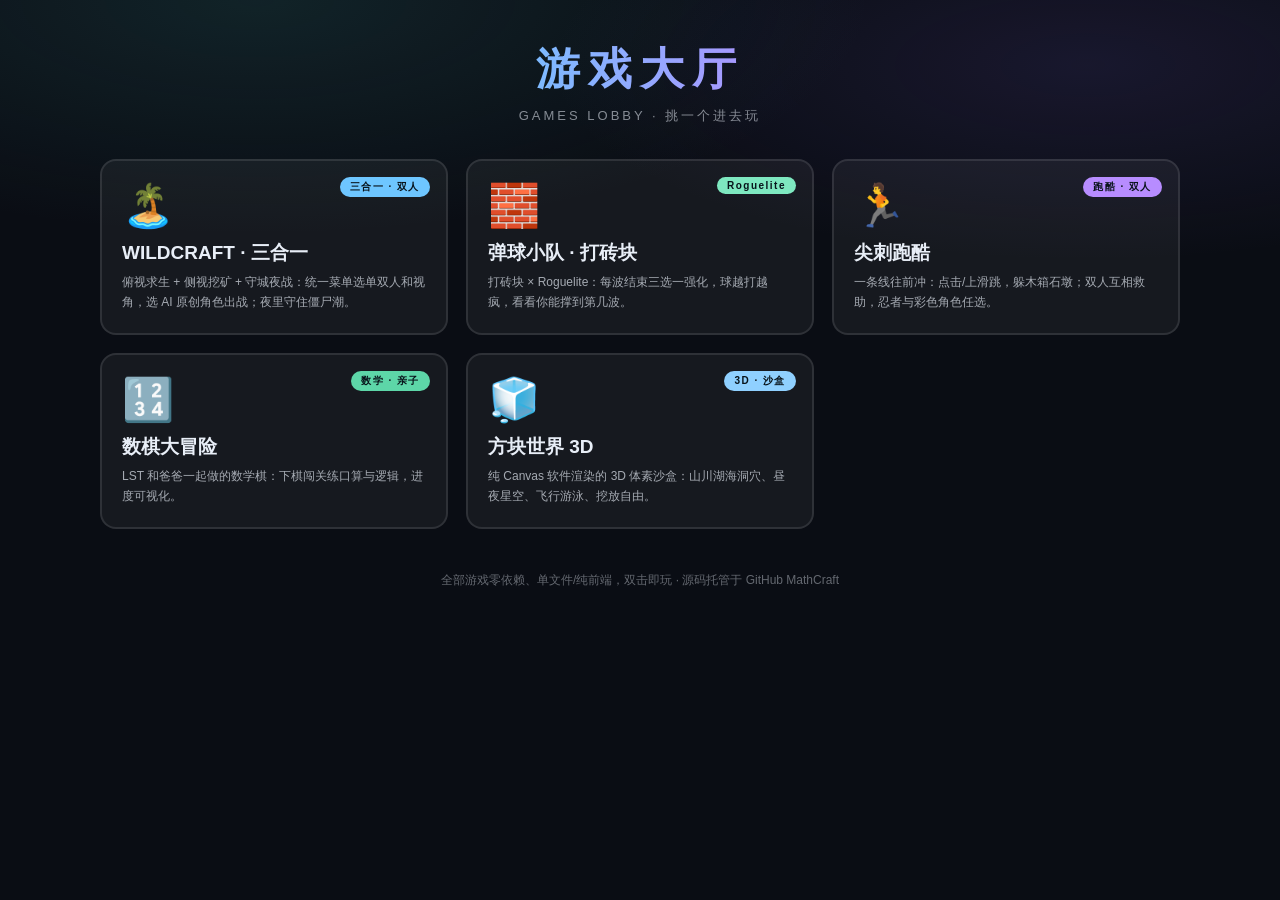
<file: index.html>
<!DOCTYPE html>
<html lang="zh-CN">
<head>
<meta charset="UTF-8">
<meta name="viewport" content="width=device-width, initial-scale=1.0">
<title>游戏大厅 · Games Lobby</title>
<style>
* { margin: 0; padding: 0; box-sizing: border-box; }
html, body { min-height: 100%; background: #0a0d14;
  font-family: "Microsoft YaHei", "Segoe UI", sans-serif; color: #e8eef7; user-select: none; }
body {
  background:
    radial-gradient(80% 60% at 20% 0%, rgba(46,120,120,0.20), transparent 60%),
    radial-gradient(70% 50% at 85% 10%, rgba(90,70,160,0.18), transparent 60%),
    #0a0d14;
  padding: 40px 20px 60px;
}
.wrap { max-width: 1080px; margin: 0 auto; }
header { text-align: center; margin-bottom: 34px; }
header h1 {
  font-size: 44px; letter-spacing: 8px; font-weight: 900;
  background: linear-gradient(90deg, #7ee8c0, #6ec6ff, #b78cff, #ffd479);
  -webkit-background-clip: text; background-clip: text; color: transparent;
}
header p { margin-top: 8px; font-size: 13px; letter-spacing: 3px; opacity: 0.55; }
.grid { display: grid; grid-template-columns: repeat(auto-fill, minmax(300px, 1fr)); gap: 18px; }
a.card {
  display: block; text-decoration: none; color: inherit;
  background: rgba(255,255,255,0.05); border: 2px solid rgba(255,255,255,0.10);
  border-radius: 16px; padding: 20px; position: relative; overflow: hidden;
  transition: transform .16s, border-color .16s, background .16s;
}
a.card:hover { transform: translateY(-5px); border-color: var(--c, #4ecca3); background: rgba(255,255,255,0.09); }
a.card .ico { font-size: 42px; }
a.card h3 { font-size: 19px; margin: 10px 0 6px; }
a.card p { font-size: 12px; line-height: 1.7; opacity: 0.68; min-height: 40px; }
a.card .tag {
  position: absolute; top: 16px; right: 16px; font-size: 10px; letter-spacing: 1.5px;
  background: var(--c, #4ecca3); color: #08131a; font-weight: 800;
  border-radius: 999px; padding: 3px 10px;
}
footer { text-align: center; margin-top: 40px; font-size: 12px; opacity: 0.4; line-height: 1.9; }
</style>
</head>
<body>
<div class="wrap">
  <header>
    <h1>游戏大厅</h1>
    <p>GAMES LOBBY · 挑一个进去玩</p>
  </header>
  <div class="grid">
    <a class="card" style="--c:#6ec6ff" href="wildcraft/index.html">
      <span class="tag">三合一 · 双人</span>
      <div class="ico">🏝️</div>
      <h3>WILDCRAFT · 三合一</h3>
      <p>俯视求生 + 侧视挖矿 + 守城夜战：统一菜单选单双人和视角，选 AI 原创角色出战；夜里守住僵尸潮。</p>
    </a>
    <a class="card" style="--c:#7ee8c0" href="bounce-squad/index.html">
      <span class="tag">Roguelite</span>
      <div class="ico">🧱</div>
      <h3>弹球小队 · 打砖块</h3>
      <p>打砖块 × Roguelite：每波结束三选一强化，球越打越疯，看看你能撑到第几波。</p>
    </a>
    <a class="card" style="--c:#b78cff" href="spike-runner/index.html">
      <span class="tag">跑酷 · 双人</span>
      <div class="ico">🏃</div>
      <h3>尖刺跑酷</h3>
      <p>一条线往前冲：点击/上滑跳，躲木箱石墩；双人互相救助，忍者与彩色角色任选。</p>
    </a>
    <a class="card" style="--c:#5dd6a8" href="shuqi/index.html">
      <span class="tag">数学 · 亲子</span>
      <div class="ico">🔢</div>
      <h3>数棋大冒险</h3>
      <p>LST 和爸爸一起做的数学棋：下棋闯关练口算与逻辑，进度可视化。</p>
    </a>
    <a class="card" style="--c:#8fd0ff" href="voxelcraft/index.html">
      <span class="tag">3D · 沙盒</span>
      <div class="ico">🧊</div>
      <h3>方块世界 3D</h3>
      <p>纯 Canvas 软件渲染的 3D 体素沙盒：山川湖海洞穴、昼夜星空、飞行游泳、挖放自由。</p>
    </a>
  </div>
  <footer>
    全部游戏零依赖、单文件/纯前端，双击即玩 · 源码托管于 GitHub MathCraft
  </footer>
</div>
</body>
</html>
</file>
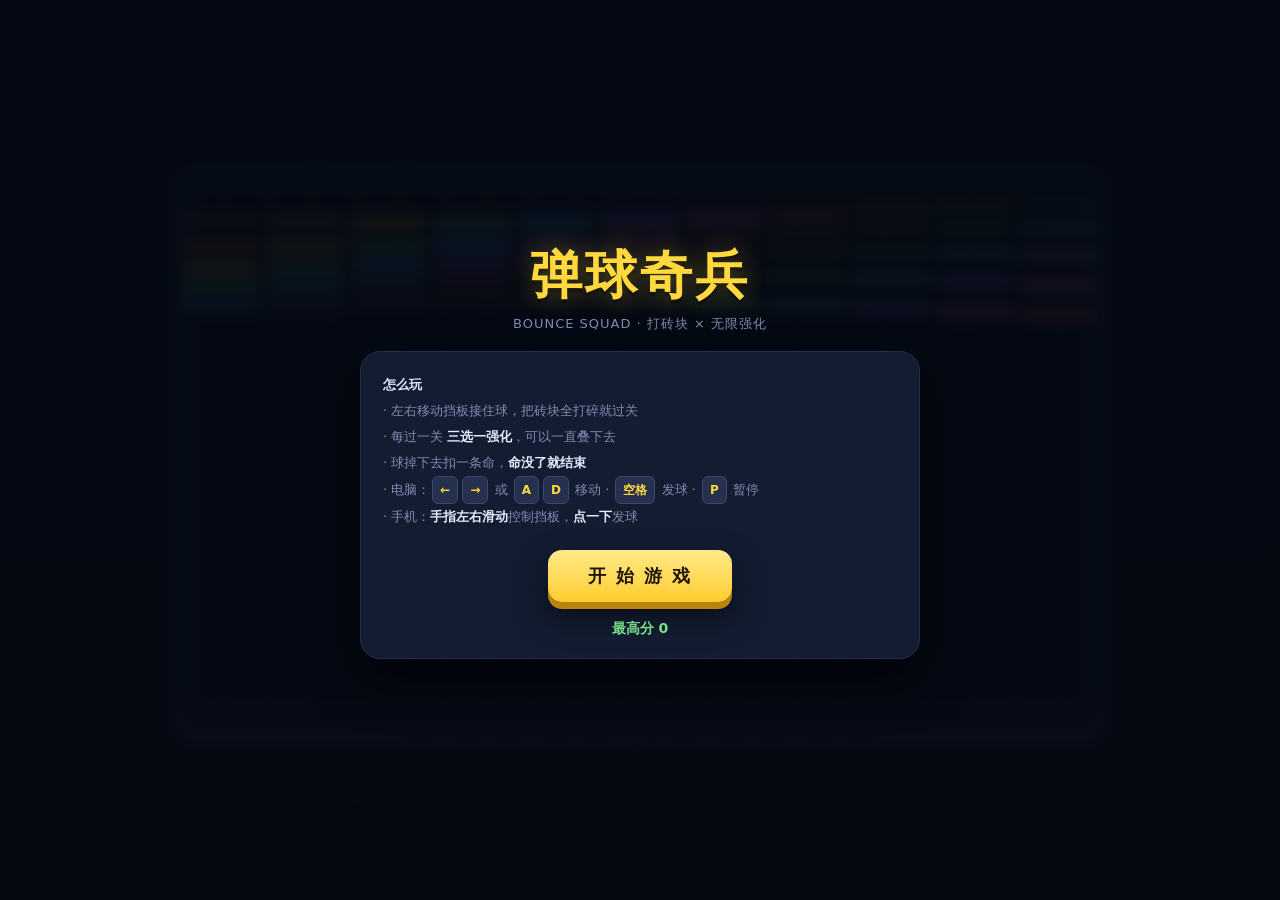
<file: bounce-squad/index.html>
<!DOCTYPE html>
<html lang="zh-CN">
<head>
<meta charset="UTF-8">
<meta name="viewport" content="width=device-width,initial-scale=1,maximum-scale=1,user-scalable=no,viewport-fit=cover">
<title>弹球奇兵 · Bounce Squad</title>
<style>
  :root{
    --bg:#070b16; --field:#0c1322; --panel:#131c31; --line:#22304f;
    --text:#e6ecff; --sub:#7f8db3; --gold:#ffd93d; --cyan:#4ac6ff; --pink:#ff5d9e;
  }
  *{margin:0;padding:0;box-sizing:border-box;-webkit-tap-highlight-color:transparent}
  html,body{width:100%;height:100%;overflow:hidden;background:var(--bg);color:var(--text);
    font-family:"Segoe UI","Microsoft YaHei",system-ui,sans-serif;
    touch-action:none;user-select:none;-webkit-user-select:none}
  #app{position:relative;width:100%;height:100%}
  canvas{display:block;width:100%;height:100%}

  .overlay{position:absolute;inset:0;display:flex;flex-direction:column;align-items:center;
    justify-content:center;text-align:center;padding:18px;background:rgba(5,9,18,.9);
    -webkit-backdrop-filter:blur(6px);backdrop-filter:blur(6px);overflow-y:auto;z-index:10}
  .hidden{display:none!important}
  h1{font-size:clamp(30px,7vw,52px);letter-spacing:3px;color:var(--gold);
    text-shadow:0 0 26px #ffd93d55,0 4px 0 #0008;margin-bottom:4px}
  .subtitle{color:var(--sub);font-size:13px;letter-spacing:1px;margin-bottom:18px}
  .panel{background:var(--panel);border:1px solid var(--line);border-radius:20px;
    padding:20px 22px;width:min(560px,94vw);box-shadow:0 18px 50px #000a}
  .btn{display:inline-block;border:none;cursor:pointer;font-family:inherit;font-weight:800;
    letter-spacing:2px;padding:14px 40px;font-size:18px;border-radius:14px;color:#20160a;
    background:linear-gradient(180deg,#ffe98a,#ffcd2e);box-shadow:0 7px 0 #b8860f,0 14px 30px #0008;
    transition:transform .08s,box-shadow .08s;margin:4px}
  .btn:active{transform:translateY(5px);box-shadow:0 2px 0 #b8860f,0 6px 14px #0008}
  .btn.ghost{background:#2a3552;color:#dbe4ff;box-shadow:0 7px 0 #161e33}

  .howto{font-size:13px;color:var(--sub);line-height:2;text-align:left;margin-bottom:16px}
  .howto b{color:var(--text)}
  .key{display:inline-block;padding:1px 7px;margin:0 2px;border-radius:6px;background:#26314d;
    color:var(--gold);font-weight:700;border:1px solid #3a4770;font-size:12px}
  .best{margin-top:14px;color:#79e08a;font-weight:700;font-size:14px}

  .cards{display:grid;grid-template-columns:repeat(3,1fr);gap:12px;width:min(660px,96vw)}
  .card{background:var(--panel);border:2px solid var(--line);border-radius:18px;padding:14px 10px;
    cursor:pointer;display:flex;flex-direction:column;align-items:center;gap:8px;
    transition:transform .1s,border-color .1s,box-shadow .1s}
  .card:hover{transform:translateY(-5px)}
  .card canvas{width:62px;height:62px}
  .card .nm{font-weight:800;font-size:15px}
  .card .ds{font-size:11.5px;color:var(--sub);line-height:1.5;min-height:34px}
  .card .st{font-size:11px;color:#5f6c92}
  .hint{margin-top:16px;color:var(--sub);font-size:12.5px}
  .statrow{display:flex;justify-content:center;gap:32px;margin:14px 0 18px}
  .stat{color:var(--sub);font-size:13px}
  .stat b{display:block;font-size:27px;color:var(--text);margin-top:3px}
  .big{font-size:56px;font-weight:800;color:var(--gold);line-height:1.05;text-shadow:0 0 30px #ffd93d44}
  .lvtag{display:inline-block;padding:3px 12px;border-radius:20px;background:#26314d;color:var(--cyan);
    font-size:12px;font-weight:700;letter-spacing:1px;margin-bottom:14px}
</style>
</head>
<body>
<div id="app">
  <canvas id="game"></canvas>

  <div class="overlay" id="menuScreen">
    <h1>弹球奇兵</h1>
    <div class="subtitle">BOUNCE SQUAD · 打砖块 × 无限强化</div>
    <div class="panel">
      <div class="howto">
        <b>怎么玩</b><br>
        · 左右移动挡板接住球，把砖块全打碎就过关<br>
        · 每过一关 <b>三选一强化</b>，可以一直叠下去<br>
        · 球掉下去扣一条命，<b>命没了就结束</b><br>
        · 电脑：<span class="key">←</span><span class="key">→</span> 或 <span class="key">A</span><span class="key">D</span> 移动 ·
          <span class="key">空格</span> 发球 · <span class="key">P</span> 暂停<br>
        · 手机：<b>手指左右滑动</b>控制挡板，<b>点一下</b>发球
      </div>
      <button class="btn" id="startBtn">开 始 游 戏</button>
      <div class="best">最高分 <span id="menuBest">0</span></div>
    </div>
  </div>

  <div class="overlay hidden" id="pickScreen">
    <h1>强化三选一</h1>
    <div class="subtitle" id="pickSub">第 1 关通过</div>
    <div class="cards" id="cards"></div>
    <div class="hint">按 <span class="key">1</span> <span class="key">2</span> <span class="key">3</span> 或 点一下卡片</div>
  </div>

  <div class="overlay hidden" id="overScreen">
    <h1>游戏结束</h1>
    <div class="subtitle" id="overSub"></div>
    <div class="panel">
      <div class="statrow">
        <div class="stat">得分<b id="overScore">0</b></div>
        <div class="stat">到达关卡<b id="overLevel">1</b></div>
        <div class="stat">最高分<b id="overBest">0</b></div>
      </div>
      <button class="btn" id="againBtn">再 来 一 局</button>
      <button class="btn ghost" id="menuBtn2">回 主 菜 单</button>
    </div>
  </div>

  <div class="overlay hidden" id="pauseScreen">
    <h1>暂停中</h1>
    <div class="subtitle">喘口气，球在等你</div>
    <div class="panel">
      <button class="btn" id="resumeBtn">继 续</button>
      <button class="btn ghost" id="restartBtn">重 新 开 始</button>
    </div>
  </div>
</div>

<script>
"use strict";
(function () {
// ============================================================
//  弹球奇兵 Bounce Squad —— 打砖块 × Roguelite 无限强化
// ============================================================

const canvas = document.getElementById("game");
const ctx = canvas.getContext("2d");
const DPR = Math.min(window.devicePixelRatio || 1, 2);
let W = 0, H = 0;

// 比赛场地
const FIELD = { x: 0, y: 0, w: 0, h: 0 };
let cols = 10, bh = 26;

// ---------- 小工具 ----------
function clamp(v, a, b) { return v < a ? a : (v > b ? b : v); }
function rnd(a, b) { return a + Math.random() * (b - a); }
function rint(a, b) { return Math.floor(rnd(a, b + 1)); }
function pickOne(arr) { return arr[Math.floor(Math.random() * arr.length)]; }
function sign(v) { return v < 0 ? -1 : 1; }

function brickGrid() {
  return { bw: FIELD.w / cols, top: FIELD.y + 26 };
}
function paddleY() { return FIELD.y + FIELD.h - 34; }

// ---------- 画布尺寸 ----------
function resize() {
  W = canvas.clientWidth || window.innerWidth;
  H = canvas.clientHeight || window.innerHeight;
  canvas.width = Math.round(W * DPR);
  canvas.height = Math.round(H * DPR);
  ctx.setTransform(DPR, 0, 0, DPR, 0, 0);

  const mTop = Math.max(62, H * 0.09);
  const mBot = Math.max(50, H * 0.07);
  FIELD.w = Math.min(W - 14, 920);
  FIELD.x = (W - FIELD.w) / 2;
  const availH = H - mTop - mBot;
  FIELD.h = Math.min(availH, 560);           // 别让挡板离砖墙太远，否则球一直在空跑
  FIELD.y = mTop + Math.max(0, (availH - FIELD.h) / 2);

  cols = Math.max(7, Math.min(11, Math.round(FIELD.w / 86)));
  bh = Math.max(19, Math.min(30, FIELD.h * 0.042));

  if (G.paddle) {
    G.paddle.w = S.paddleW;
    G.paddle.hw = S.paddleW / 2;
    G.paddle.y = paddleY();
    G.paddle.x = clamp(G.paddle.x, FIELD.x + G.paddle.hw, FIELD.x + FIELD.w - G.paddle.hw);
    G.paddle.tx = G.paddle.x;
  }
  relayoutBricks();
  for (const b of G.balls) {
    b.x = clamp(b.x, FIELD.x + b.r, FIELD.x + FIELD.w - b.r);
    b.y = clamp(b.y, FIELD.y + b.r, FIELD.y + FIELD.h - b.r);
  }
}

// ---------- 音效（WebAudio 合成，无需素材） ----------
let AC = null;
function audio() {
  if (!AC) { try { AC = new (window.AudioContext || window.webkitAudioContext)(); } catch (e) {} }
  return AC;
}
function beep(freq, dur, type, vol, glide) {
  const ac = audio(); if (!ac) return;
  try {
    const o = ac.createOscillator(), g = ac.createGain();
    o.type = type || "square";
    const t0 = ac.currentTime;
    o.frequency.setValueAtTime(freq, t0);
    if (glide) o.frequency.exponentialRampToValueAtTime(Math.max(40, glide), t0 + dur);
    g.gain.setValueAtTime(vol || 0.06, t0);
    g.gain.exponentialRampToValueAtTime(0.0001, t0 + dur);
    o.connect(g); g.connect(ac.destination);
    o.start(t0); o.stop(t0 + dur);
  } catch (e) {}
}
function noiseBurst(dur, vol) {
  const ac = audio(); if (!ac) return;
  try {
    const n = Math.floor(ac.sampleRate * dur);
    const buf = ac.createBuffer(1, n, ac.sampleRate);
    const d = buf.getChannelData(0);
    for (let i = 0; i < n; i++) d[i] = (Math.random() * 2 - 1) * (1 - i / n);
    const src = ac.createBufferSource(); src.buffer = buf;
    const g = ac.createGain(); g.gain.value = vol || 0.09;
    const f = ac.createBiquadFilter(); f.type = "lowpass"; f.frequency.value = 1200;
    src.connect(f); f.connect(g); g.connect(ac.destination);
    src.start();
  } catch (e) {}
}
const sfx = {
  wall:    () => beep(300, 0.04, "square", 0.028),
  paddle:  () => beep(360, 0.06, "square", 0.05),
  brick:   (n) => beep(clamp(420 * Math.pow(2, Math.min(n, 22) / 12), 300, 2200), 0.07, "square", 0.055),
  tough:   () => beep(220, 0.07, "sawtooth", 0.05),
  steel:   () => beep(150, 0.05, "square", 0.035),
  boom:    () => { noiseBurst(0.32, 0.11); beep(150, 0.3, "sawtooth", 0.07, 50); },
  drop:    () => { beep(720, 0.07, "square", 0.06); setTimeout(() => beep(1080, 0.1, "square", 0.06), 70); },
  hurt:    () => beep(320, 0.35, "sawtooth", 0.08, 90),
  levelup: () => { [523, 659, 784, 1046].forEach((f, i) => setTimeout(() => beep(f, 0.14, "square", 0.06), i * 75)); },
  pick:    () => { beep(880, 0.08, "square", 0.07); setTimeout(() => beep(1320, 0.13, "square", 0.06), 65); },
  over:    () => { [440, 350, 260, 180].forEach((f, i) => setTimeout(() => beep(f, 0.24, "sawtooth", 0.08), i * 150)); },
  launch:  () => beep(600, 0.07, "square", 0.045),
  guard:   () => { beep(880, 0.1, "triangle", 0.08); setTimeout(() => beep(1180, 0.16, "triangle", 0.07), 90); },
};

// ---------- 强化定义 ----------
const PERKS = [
  { id: "wide",   name: "加长挡板", desc: "挡板变长 26 点",      max: 4, color: "#4ac6ff", icon: "wide"   },
  { id: "ball",   name: "再来一球", desc: "场上立刻多一颗球",     max: 5, color: "#ffd93d", icon: "ball"   },
  { id: "speed",  name: "疾速飞球", desc: "球速提高，得分更快",   max: 4, color: "#ff5d7a", icon: "speed"  },
  { id: "boom",   name: "爆裂球",   desc: "碎砖时炸伤周围砖块",   max: 3, color: "#ff9a4a", icon: "boom"   },
  { id: "pierce", name: "穿透球",   desc: "连硬砖也能直接穿过去", max: 3, color: "#9b8cff", icon: "pierce" },
  { id: "sticky", name: "粘性挡板", desc: "接住球再瞄准发射",     max: 1, color: "#6be585", icon: "sticky" },
  { id: "laser",  name: "激光挡板", desc: "挡板自动向上开火",     max: 3, color: "#ff7bd5", icon: "laser"  },
  { id: "split",  name: "分裂球",   desc: "碎砖时有几率分出新球", max: 3, color: "#7de0d0", icon: "split"  },
  { id: "guard",  name: "守护网",   desc: "掉球时救你一次",       max: 3, color: "#b7c4ff", icon: "guard"  },
  { id: "life",   name: "加一条命", desc: "生命 +1",             max: 5, color: "#ff8fb0", icon: "life"   },
];

// ---------- 全局状态 ----------
const MODE = { MENU: 0, PLAY: 1, PICK: 2, OVER: 3, PAUSE: 4 };
const ROW_COLORS = ["#ff5d7a", "#ff9a4a", "#ffd93d", "#6be585", "#4ac6ff", "#9b8cff", "#ff7bd5"];

const G = {
  mode: MODE.MENU,
  t: 0,
  level: 1,
  lives: 3,
  score: 0,
  combo: 0,
  maxCombo: 0,
  best: parseInt(localStorage.getItem("bounceSquadBest") || "0", 10) || 0,
  shake: 0,
  flash: 0,
  bricks: [],
  balls: [],
  drops: [],
  parts: [],
  floats: [],
  paddle: null,
  laserT: 0,
  offers: [],
  runTime: 0,
};

// 本局累计强化数值
const S = {};
const STACKS = {};
function newStats() {
  return {
    paddleW: 130,
    speed: 7.0,
    sticky: false,
    boom: 0,
    pierce: 0,
    laser: 0,
    split: 0,
    guard: 0,
  };
}

function newPaddle() {
  return { x: FIELD.x + FIELD.w / 2, y: paddleY(), w: S.paddleW, hw: S.paddleW / 2, h: 15, tx: FIELD.x + FIELD.w / 2, dir: 0 };
}

// ---------- 关卡生成 ----------
function patternAt(lv, r, c, rows, colsn) {
  const k = lv % 3;
  if (k === 0) return true;
  if (k === 1) return (r + c) % 2 === 0 || Math.random() < 0.22;
  const mx = (colsn - 1) / 2, my = Math.max(1, (rows - 1) / 2);
  const d = Math.abs(c - mx) / Math.max(1, mx) + Math.abs(r - my) / my;
  return d <= 1.18;
}

function makeBrick(c, r, type, lv) {
  const g = brickGrid();
  let hp = 1, score = 10, color = ROW_COLORS[r % ROW_COLORS.length];
  if (type === "tough") { hp = 2; score = 26; }
  else if (type === "steel") { hp = Infinity; score = 0; }
  else if (type === "boom") { hp = 1; score = 18; color = "#ff8a3d"; }
  const swingable = lv >= 7 && r % 2 === 1;
  const swing = swingable && Math.random() < 0.55;
  return {
    c, r, type, hp, maxHp: hp, score, color, alive: true, hitT: 0,
    bx: 0, x: 0, y: 0, w: 0, h: 0,
    amp: swing ? rnd(9, 26) : 0,
    ph: Math.random() * Math.PI * 2,
    spd: swing ? rnd(0.010, 0.022) : 0,
  };
}

function buildLevel(lv) {
  G.bricks = [];
  const boss = lv % 5 === 0;
  const rows = boss ? Math.min(6 + Math.floor(lv / 15), 7) : Math.min(3 + Math.floor((lv - 1) / 2), 6);
  for (let r = 0; r < rows; r++) {
    for (let c = 0; c < cols; c++) {
      if (!boss && !patternAt(lv, r, c, rows, cols)) continue;
      const v = Math.random();
      let type = "normal";
      if (boss) {
        if (rnd(0, 1) < 0.10) type = "steel";
        else if (r === 0 || r === rows - 1) type = v < 0.65 ? "tough" : "normal";
        else if (v < 0.5) type = "tough";
      } else {
        if (lv >= 7 && v < 0.07) type = "steel";
        else if (lv >= 6 && v < 0.17) type = "boom";
        else if (lv >= 3 && v < 0.34) type = "tough";
      }
      G.bricks.push(makeBrick(c, r, type, lv));
    }
  }
  // 保证一定有足够的可打碎砖块（否则关卡无解）
  let breakable = G.bricks.filter(b => b.type !== "steel").length;
  if (breakable < 6) {
    for (const b of G.bricks) {
      if (b.type === "steel" && breakable < 8) {
        b.type = "normal"; b.hp = b.maxHp = 1; b.score = 10; breakable++;
      }
    }
  }
  if (breakable === 0) {
    for (let c = 0; c < cols; c++) G.bricks.push(makeBrick(c, 0, "normal", lv));
  }
  relayoutBricks();
}

function relayoutBricks() {
  const g = brickGrid();
  const bw = g.bw, bhh = bh;
  for (const b of G.bricks) {
    b.w = bw - 3;
    b.h = bhh - 3;
    b.bx = FIELD.x + b.c * bw + 1.5;
    b.y = g.top + b.r * bhh;
    b.x = b.bx;
  }
}

function stepBrickSwing() {
  for (const b of G.bricks) {
    if (!b.alive) continue;
    if (b.amp > 0) {
      b.x = clamp(b.bx + Math.sin(G.t * b.spd + b.ph) * b.amp, FIELD.x + 2, FIELD.x + FIELD.w - b.w - 2);
    } else {
      b.x = b.bx;
    }
    if (b.hitT > 0) b.hitT -= 0.06;
  }
}

function aliveBricks() { return G.bricks.filter(b => b.alive && b.type !== "steel"); }
// ============================================================
//  球 / 碰撞
// ============================================================
function spawnBall(off) {
  const p = G.paddle;
  const b = { x: p.x + (off || 0), y: p.y - 14, r: 8, vx: 0, vy: 0, stuck: true, dead: false, off: off || 0, trail: [] };
  G.balls.push(b);
  return b;
}

// 球的角度约束：不许贴着水平飞（会左右无限弹），也不许贴着垂直飞（会原地上下打乒乓）
const SLOPE_MIN = 0.34;   // ≈19.5°（相对水平）
const SLOPE_MAX = 1.18;   // ≈67.6°
function fixAngle(b) {
  const sp = Math.hypot(b.vx, b.vy) || S.speed;
  const slope = clamp(Math.atan2(Math.abs(b.vy), Math.abs(b.vx)), SLOPE_MIN, SLOPE_MAX);
  b.vx = Math.cos(slope) * sp * sign(b.vx || 1);
  b.vy = Math.sin(slope) * sp * sign(b.vy || -1);
}

function launchBall(b) {
  if (!b.stuck) return;
  b.stuck = false;
  const a = -Math.PI / 2 + b.off * 0.09 + rnd(-0.4, 0.4);
  b.vx = Math.cos(a) * S.speed;
  b.vy = Math.sin(a) * S.speed;
  fixAngle(b);
}
function launchAll() {
  let n = 0;
  for (const b of G.balls) { if (b.stuck) { launchBall(b); n++; } }
  if (n) sfx.launch();
}

function hitWalls(b) {
  let bounced = false;
  if (b.x - b.r < FIELD.x) { b.x = FIELD.x + b.r; b.vx = Math.abs(b.vx); bounced = true; }
  else if (b.x + b.r > FIELD.x + FIELD.w) { b.x = FIELD.x + FIELD.w - b.r; b.vx = -Math.abs(b.vx); bounced = true; }
  if (b.y - b.r < FIELD.y) { b.y = FIELD.y + b.r; b.vy = Math.abs(b.vy); bounced = true; }
  if (b.y - b.r > FIELD.y + FIELD.h + 10) { b.dead = true; return true; }
  if (bounced) { sfx.wall(); fixAngle(b); }
  return bounced;
}

function hitPaddle(b) {
  const p = G.paddle;
  if (!p || b.vy <= 0) return false;
  const px = p.x - p.hw, py = p.y;
  if (b.x + b.r * 0.7 < px || b.x - b.r * 0.7 > px + p.w) return false;
  if (b.y + b.r < py || b.y - b.r > py + p.h) return false;

  b.y = py - b.r;
  const rel = clamp((b.x - p.x) / p.hw, -1, 1);
  const a = rel * (Math.PI / 3);
  b.vx = Math.sin(a) * S.speed;
  b.vy = -Math.cos(a) * S.speed;
  fixAngle(b);
  G.combo = 0;
  sfx.paddle();
  burst(b.x, py, "#4ac6ff", 4);
  if (S.sticky) { b.stuck = true; b.off = clamp((b.x - p.x) / p.hw, -1, 1) * p.hw * 0.8; }
  return true;
}

function piercePush(b, br) {
  const d = Math.hypot(b.vx, b.vy) || 1;
  const push = b.r + br.h + 6;
  b.x += (b.vx / d) * push;
  b.y += (b.vy / d) * push;
}

function hitBricks(b) {
  for (const br of G.bricks) {
    if (!br.alive) continue;
    const cx = clamp(b.x, br.x, br.x + br.w);
    const cy = clamp(b.y, br.y, br.y + br.h);
    const dx = b.x - cx, dy = b.y - cy;
    if (dx * dx + dy * dy > b.r * b.r) continue;

    const bcx = br.x + br.w / 2, bcy = br.y + br.h / 2;
    const ox = (br.w / 2 + b.r) - Math.abs(b.x - bcx);
    const oy = (br.h / 2 + b.r) - Math.abs(b.y - bcy);

    // 会把砖打碎 → 直接穿过去（手感爽、清屏快）；打不碎 → 反弹
    const willDie = br.type !== "steel" && br.hp <= 1;
    const through = br.type !== "steel" && (willDie || S.pierce > 0);

    if (through) {
      piercePush(b, br);
    } else if (ox < oy) {
      b.x += sign(b.x - bcx) * ox;
      b.vx = sign(b.x - bcx) * Math.abs(b.vx);
      fixAngle(b);
    } else {
      b.y += sign(b.y - bcy) * oy;
      b.vy = sign(b.y - bcy) * Math.abs(b.vy);
      fixAngle(b);
    }
    damageBrick(br);
    return true;
  }
  return false;
}

function moveBalls(dt) {
  for (const b of G.balls) {
    if (b.dead) continue;
    if (b.stuck) {
      if (G.paddle) { b.x = G.paddle.x + b.off; b.y = G.paddle.y - b.r - 5; }
      b.trail.length = 0;
      continue;
    }
    const span = Math.max(Math.abs(b.vx), Math.abs(b.vy)) * dt;
    const n = Math.max(1, Math.ceil(span / 4));
    const sdt = dt / n;
    for (let i = 0; i < n; i++) {
      b.x += b.vx * sdt;
      b.y += b.vy * sdt;
      hitWalls(b);
      if (b.dead) break;
      hitBricks(b);
      hitPaddle(b);
      if (b.stuck) break;
    }
    if (!b.stuck) {
      b.trail.push({ x: b.x, y: b.y });
      if (b.trail.length > 10) b.trail.shift();
    }
  }
  G.balls = G.balls.filter(b => !b.dead);
}

// ============================================================
//  砖块伤害 / 爆炸 / 掉落
// ============================================================
function burst(x, y, color, n) {
  for (let i = 0; i < n; i++) {
    const a = Math.random() * Math.PI * 2, sp = rnd(0.8, 4.2);
    G.parts.push({ x, y, vx: Math.cos(a) * sp, vy: Math.sin(a) * sp - 1, s: rnd(2.5, 5.5),
                   life: rnd(18, 34), maxLife: 34, color });
  }
}

function damageBrick(br) {
  if (!br.alive) return;
  br.hitT = 1;
  if (br.type === "steel") { sfx.steel(); burst(br.x + br.w / 2, br.y + br.h / 2, "#aab4cc", 5); return; }
  br.hp--;
  if (br.hp > 0) { sfx.tough(); burst(br.x + br.w / 2, br.y + br.h / 2, br.color, 5); return; }
  breakBrick(br, false);
}

function breakBrick(br, noChain) {
  if (!br.alive) return;
  br.alive = false;
  G.combo++;
  if (G.combo > G.maxCombo) G.maxCombo = G.combo;
  const mult = Math.min(1 + Math.floor(G.combo / 4), 9);
  const gain = br.score * mult;
  G.score += gain;
  const bx0 = br.x + br.w / 2, by0 = br.y + br.h / 2;
  if (br.score > 0) {
    G.floats.push({ x: bx0, y: by0, text: "+" + gain + (mult > 1 ? " ×" + mult : ""),
                    life: 44, maxLife: 44, color: mult > 3 ? "#ffd93d" : "#dfe6ff", size: mult > 3 ? 17 : 14 });
  }
  sfx.brick(G.combo);
  burst(bx0, by0, br.color, 11);
  G.shake = Math.max(G.shake, br.type === "boom" ? 7 : 3.2);

  if (!noChain) {
    if (br.type === "boom") explode(bx0, by0, 82, 0, "#ff8a3d");
    else if (S.boom > 0) explode(bx0, by0, 38 + S.boom * 20, 0, "#ffb066");
  }
  if (S.split > 0 && G.balls.length < 12 && Math.random() < 0.05 + 0.06 * S.split) spawnSplit(bx0, by0);
  maybeDrop(br);
}

function explode(x, y, r, depth, color) {
  if (depth > 3) return;
  if (depth === 0) { G.shake = Math.max(G.shake, 10); sfx.boom(); }
  G.parts.push({ ring: true, x, y, r, life: 20, maxLife: 20, color });
  for (const br of G.bricks) {
    if (!br.alive) continue;
    const cx = br.x + br.w / 2, cy = br.y + br.h / 2;
    if (Math.hypot(cx - x, cy - y) > r) continue;
    if (br.type === "steel") { br.hitT = 1; continue; }
    br.hp = 0;
    breakBrick(br, true);
    if (br.type === "boom") explode(cx, cy, r * 0.8, depth + 1, "#ff8a3d");
  }
}

function spawnSplit(x, y) {
  const a = rnd(-Math.PI * 0.85, -Math.PI * 0.15);
  G.balls.push({ x, y, r: 8, vx: Math.cos(a) * S.speed, vy: Math.sin(a) * S.speed,
                 stuck: false, dead: false, off: 0, trail: [] });
  burst(x, y, "#7de0d0", 8);
}

const DROPS = [
  { type: "gem",  label: "+300 分", w: 0.38, color: "#ffd93d" },
  { type: "ball", label: "多一球",  w: 0.26, color: "#4ac6ff" },
  { type: "wide", label: "挡板变长", w: 0.21, color: "#6be585" },
  { type: "life", label: "加一条命", w: 0.15, color: "#ff8fb0" },
];

function maybeDrop(br) {
  if (Math.random() > 0.085) return;
  let v = Math.random(), acc = 0, d = DROPS[0];
  for (const it of DROPS) { acc += it.w; if (v <= acc) { d = it; break; } }
  G.drops.push({ x: br.x + br.w / 2, y: br.y + br.h / 2, vy: 1.9, r: 12, type: d.type, color: d.color, t: 0 });
}

function applyDrop(d) {
  sfx.drop();
  G.flash = Math.max(G.flash, 0.22);
  let text = "";
  if (d.type === "gem") { G.score += 300; text = "宝石 +300"; }
  else if (d.type === "ball") { if (G.balls.length < 12) spawnBall(rnd(-30, 30)); text = "多一颗球！"; }
  else if (d.type === "wide") { S.paddleW = Math.min(S.paddleW + 16, 268); syncPaddle(); text = "挡板变长"; }
  else if (d.type === "life") { G.lives++; text = "生命 +1"; }
  G.floats.push({ x: d.x, y: d.y - 14, text, life: 60, maxLife: 60, color: d.color, size: 17 });
  burst(d.x, d.y, d.color, 14);
}

function syncPaddle() {
  if (!G.paddle) return;
  const ratio = G.paddle.hw > 0 ? (G.paddle.x - FIELD.x) / FIELD.w : 0.5;
  G.paddle.w = S.paddleW;
  G.paddle.hw = S.paddleW / 2;
  G.paddle.x = clamp(FIELD.x + ratio * FIELD.w, FIELD.x + G.paddle.hw, FIELD.x + FIELD.w - G.paddle.hw);
  G.paddle.tx = G.paddle.x;
}

// ============================================================
//  强化
// ============================================================
function applyPerk(p) {
  STACKS[p.id] = (STACKS[p.id] || 0) + 1;
  switch (p.id) {
    case "wide":   S.paddleW = Math.min(S.paddleW + 26, 268); syncPaddle(); break;
    case "ball":   S.extraBalls = (S.extraBalls || 0) + 1; if (G.balls.length < 12) spawnBall(rnd(-26, 26)); break;
    case "speed":  S.speed = Math.min(S.speed + 0.5, 13.2);
                   for (const b of G.balls) { if (!b.stuck) { const m = Math.hypot(b.vx, b.vy) || 1; b.vx = b.vx / m * S.speed; b.vy = b.vy / m * S.speed; } }
                   break;
    case "boom":   S.boom++; break;
    case "pierce": S.pierce++; break;
    case "sticky": S.sticky = true; break;
    case "laser":  S.laser++; break;
    case "split":  S.split++; break;
    case "guard":  S.guard++; break;
    case "life":   G.lives++; break;
  }
}

function showPerks() {
  const pool = PERKS.filter(p => (STACKS[p.id] || 0) < p.max);
  const copy = pool.slice(), picks = [];
  while (picks.length < 3 && copy.length) picks.push(copy.splice(Math.floor(Math.random() * copy.length), 1)[0]);
  while (picks.length < 3) picks.push(null);
  G.offers = picks;
  renderCards(picks);
  document.getElementById("pickSub").textContent = "第 " + G.level + " 关通过 · 当前得分 " + G.score;
  pickScreen.classList.remove("hidden");
}

function choosePerk(i) {
  const p = G.offers[i];
  if (p) applyPerk(p);
  else G.score += 800;
  sfx.pick();
  G.offers = [];
  pickScreen.classList.add("hidden");
  G.level++;
  startLevel();
}

function startLevel() {
  buildLevel(G.level);
  G.balls = []; G.drops = []; G.parts = []; G.floats = [];
  G.combo = 0; G.laserT = 0;
  if (G.paddle) { G.paddle.w = S.paddleW; G.paddle.hw = S.paddleW / 2; G.paddle.x = FIELD.x + FIELD.w / 2; G.paddle.tx = G.paddle.x; }
  const n = 1 + (S.extraBalls || 0);
  for (let i = 0; i < n; i++) spawnBall(n === 1 ? 0 : (i - (n - 1) / 2) * 34);
  G.mode = MODE.PLAY;
  updateHudNote("第 " + G.level + " 关" + (G.level % 5 === 0 ? " · 堡垒！" : ""));
}

let noteTimer = 0;
function updateHudNote(txt) { noteTimer = 110; G.note = txt; }

// ============================================================
//  流程
// ============================================================
function startRun() {
  const s = newStats();
  for (const k in S) delete S[k];
  Object.assign(S, s);
  for (const k in STACKS) delete STACKS[k];
  G.score = 0; G.level = 1; G.lives = 3; G.combo = 0; G.maxCombo = 0;
  G.shake = 0; G.flash = 0; G.runTime = 0;
  G.drops = []; G.parts = []; G.floats = []; G.offers = [];
  G.paddle = newPaddle();
  if (audio() && AC.state === "suspended") AC.resume();
  menuScreen.classList.add("hidden");
  overScreen.classList.add("hidden");
  pickScreen.classList.add("hidden");
  pauseScreen.classList.add("hidden");
  startLevel();
}

function onAllBallsLost() {
  if (S.guard > 0) {
    S.guard--; STACKS.guard = Math.max(0, (STACKS.guard || 0) - 1);
    sfx.guard(); G.flash = 0.45;
    G.floats.push({ x: FIELD.x + FIELD.w / 2, y: FIELD.y + FIELD.h - 130, text: "守护网救了你！",
                    life: 70, maxLife: 70, color: "#b7c4ff", size: 20 });
    spawnBall(0);
    return;
  }
  G.lives--; G.combo = 0;
  sfx.hurt(); G.shake = 15; G.flash = 0.6;
  if (G.lives <= 0) { gameOver(); return; }
  const p = G.paddle;
  for (let i = 0; i < 16; i++) G.parts.push({ x: p.x, y: FIELD.y + FIELD.h, vx: rnd(-5, 5), vy: rnd(-7, -1),
                                              s: 4, life: 30, maxLife: 30, color: "#ff5d7a" });
  spawnBall(0);
}

function gameOver() {
  G.mode = MODE.OVER;
  sfx.over();
  if (G.score > G.best) { G.best = G.score; localStorage.setItem("bounceSquadBest", String(G.best)); }
  document.getElementById("overScore").textContent = G.score;
  document.getElementById("overLevel").textContent = G.level;
  document.getElementById("overBest").textContent = G.best;
  document.getElementById("overSub").textContent =
    "撑到第 " + G.level + " 关 · 最高连击 " + G.maxCombo + " 连";
  setTimeout(() => { if (G.mode === MODE.OVER) overScreen.classList.remove("hidden"); }, 450);
}

function togglePause() {
  if (G.mode === MODE.PLAY) { G.mode = MODE.PAUSE; pauseScreen.classList.remove("hidden"); }
  else if (G.mode === MODE.PAUSE) { G.mode = MODE.PLAY; pauseScreen.classList.add("hidden"); }
}

// ============================================================
//  DOM / 输入
// ============================================================
const menuScreen = document.getElementById("menuScreen");
const pickScreen = document.getElementById("pickScreen");
const overScreen = document.getElementById("overScreen");
const pauseScreen = document.getElementById("pauseScreen");
const cardsBox = document.getElementById("cards");

function renderCards(picks) {
  cardsBox.innerHTML = "";
  picks.forEach((p, i) => {
    const card = document.createElement("div");
    card.className = "card";
    const cv = document.createElement("canvas");
    cv.width = 124; cv.height = 124;
    const c2 = cv.getContext("2d");
    c2.scale(2, 2);
    drawPerkIcon(c2, p ? p.icon : "bonus", 62, p ? p.color : "#ffd93d");
    const nm = document.createElement("div");
    nm.className = "nm"; nm.textContent = p ? p.name : "额外分数";
    nm.style.color = p ? p.color : "#ffd93d";
    const ds = document.createElement("div");
    ds.className = "ds"; ds.textContent = p ? p.desc : "直接获得 800 分";
    const st = document.createElement("div");
    st.className = "st";
    st.textContent = p ? ("已选 " + (STACKS[p.id] || 0) + " / " + p.max) : ("键 " + (i + 1));
    card.appendChild(cv); card.appendChild(nm); card.appendChild(ds); card.appendChild(st);
    card.addEventListener("click", () => choosePerk(i));
    cardsBox.appendChild(card);
  });
}

document.getElementById("startBtn").addEventListener("click", startRun);
document.getElementById("againBtn").addEventListener("click", startRun);
document.getElementById("restartBtn").addEventListener("click", startRun);
document.getElementById("resumeBtn").addEventListener("click", togglePause);
document.getElementById("menuBtn2").addEventListener("click", () => {
  G.mode = MODE.MENU;
  overScreen.classList.add("hidden");
  menuScreen.classList.remove("hidden");
  document.getElementById("menuBest").textContent = G.best;
});

function setTarget(clientX) {
  if (G.mode !== MODE.PLAY || !G.paddle) return;
  const rect = canvas.getBoundingClientRect();
  G.paddle.tx = clamp(clientX - rect.left, FIELD.x + G.paddle.hw, FIELD.x + FIELD.w - G.paddle.hw);
  G.paddle.dir = 0;
}

canvas.addEventListener("pointermove", (e) => setTarget(e.clientX));
canvas.addEventListener("pointerdown", (e) => {
  if (audio() && AC.state === "suspended") AC.resume();
  setTarget(e.clientX);
  if (G.mode === MODE.PLAY) launchAll();
});
canvas.addEventListener("contextmenu", (e) => e.preventDefault());

window.addEventListener("keydown", (e) => {
  if (e.repeat && e.code !== "ArrowLeft" && e.code !== "ArrowRight" && e.code !== "KeyA" && e.code !== "KeyD") return;
  const c = e.code;
  if (c === "ArrowLeft" || c === "KeyA") { if (G.paddle) G.paddle.dir = -1; e.preventDefault(); }
  else if (c === "ArrowRight" || c === "KeyD") { if (G.paddle) G.paddle.dir = 1; e.preventDefault(); }
  else if (c === "Space") { e.preventDefault(); if (G.mode === MODE.PLAY) launchAll(); else if (G.mode === MODE.MENU || G.mode === MODE.OVER) startRun(); }
  else if (c === "Enter") { if (G.mode === MODE.MENU || G.mode === MODE.OVER) startRun(); }
  else if (c === "KeyP" || c === "Escape") { e.preventDefault(); togglePause(); }
  else if (G.mode === MODE.PICK) {
    if (c === "Digit1" || c === "Numpad1") choosePerk(0);
    else if (c === "Digit2" || c === "Numpad2") choosePerk(1);
    else if (c === "Digit3" || c === "Numpad3") choosePerk(2);
  }
});
window.addEventListener("keyup", (e) => {
  const c = e.code;
  if (!G.paddle) return;
  if ((c === "ArrowLeft" || c === "KeyA") && G.paddle.dir === -1) G.paddle.dir = 0;
  if ((c === "ArrowRight" || c === "KeyD") && G.paddle.dir === 1) G.paddle.dir = 0;
});
window.addEventListener("blur", () => { if (G.mode === MODE.PLAY) togglePause(); });
document.addEventListener("visibilitychange", () => {
  if (document.hidden && G.mode === MODE.PLAY) togglePause();
});
// ============================================================
//  每帧更新
// ============================================================
function updateParticles(dt) {
  for (const pt of G.parts) {
    pt.life -= dt;
    if (pt.ring || pt.beam) continue;
    pt.x += pt.vx * dt;
    pt.y += pt.vy * dt;
    pt.vy += 0.22 * dt;
  }
  G.parts = G.parts.filter(pt => pt.life > 0);
}

function updateFloats(dt) {
  for (const f of G.floats) { f.life -= dt; f.y -= 0.55 * dt; }
  G.floats = G.floats.filter(f => f.life > 0);
}

function fireLaser(x) {
  let target = null;
  for (const br of G.bricks) {
    if (!br.alive) continue;
    if (x < br.x || x > br.x + br.w) continue;
    if (!target || br.y + br.h > target.y + target.h) target = br;
  }
  const yEnd = target ? target.y + target.h : FIELD.y + 6;
  G.parts.push({ beam: true, x, y0: G.paddle.y, y1: yEnd, life: 9, maxLife: 9, color: "#ff7bd5" });
  if (target) damageBrick(target);
  beep(1500, 0.045, "sawtooth", 0.022);
}

function updateLaser(dt) {
  if (S.laser <= 0 || !G.paddle) return;
  G.laserT -= dt * 0.0167;
  if (G.laserT > 0) return;
  G.laserT = Math.max(0.28, 0.66 - (S.laser - 1) * 0.14);
  const p = G.paddle;
  fireLaser(p.x - p.hw + 11);
  if (S.laser >= 2) fireLaser(p.x + p.hw - 11);
}

function updateDrops(dt) {
  const p = G.paddle;
  for (const d of G.drops) {
    d.y += d.vy * dt;
    d.t += dt;
    if (p && d.y + d.r > p.y && d.y - d.r < p.y + p.h + 4 && Math.abs(d.x - p.x) < p.hw + d.r * 0.8) {
      d.dead = true; applyDrop(d); continue;
    }
    if (d.y - d.r > FIELD.y + FIELD.h + 24) d.dead = true;
  }
  G.drops = G.drops.filter(d => !d.dead);
}

function update(dt) {
  G.t += dt;
  if (G.shake > 0.05) G.shake *= Math.pow(0.86, dt); else G.shake = 0;
  if (G.flash > 0.002) G.flash *= Math.pow(0.90, dt); else G.flash = 0;
  if (noteTimer > 0) noteTimer -= dt;

  updateParticles(dt);
  updateFloats(dt);

  if (G.mode !== MODE.PLAY) return;
  G.runTime += dt * 0.0167;

  const p = G.paddle;
  if (p) {
    if (p.dir !== 0) { p.x += p.dir * 14.5 * dt; p.tx = p.x; }
    else {
      const diff = p.tx - p.x;
      p.x += diff * Math.min(1, 0.34 * dt);
      if (Math.abs(p.tx - p.x) < 0.4) p.x = p.tx;
    }
    p.x = clamp(p.x, FIELD.x + p.hw, FIELD.x + FIELD.w - p.hw);
    p.tx = clamp(p.tx, FIELD.x + p.hw, FIELD.x + FIELD.w - p.hw);
  }

  stepBrickSwing();
  moveBalls(dt);
  updateLaser(dt);
  updateDrops(dt);

  if (G.mode !== MODE.PLAY) return;

  if (G.balls.length === 0) { onAllBallsLost(); return; }

  if (aliveBricks().length === 0) {
    G.mode = MODE.PICK;
    G.flash = 0.8;
    G.score += 200 + G.level * 60;
    sfx.levelup();
    setTimeout(() => { if (G.mode === MODE.PICK) showPerks(); }, 280);
  }
}
// ============================================================
//  绘制：强化图标
// ============================================================
function drawPerkIcon(c, kind, SZ, color) {
  c.save();
  c.translate(SZ / 2, SZ / 2);
  c.scale(SZ / 62, SZ / 62);
  c.lineCap = "round"; c.lineJoin = "round";
  c.strokeStyle = color; c.fillStyle = color;

  if (kind === "wide") {
    c.beginPath(); c.roundRect(-26, -5, 52, 11, 5); c.fill();
    c.beginPath(); c.arc(0, -17, 8, 0, 6.3); c.fill();
  } else if (kind === "ball") {
    c.beginPath(); c.arc(0, 2, 14, 0, 6.3); c.fill();
    c.globalAlpha = 0.55;
    c.beginPath(); c.arc(-21, -18, 7, 0, 6.3); c.fill();
    c.beginPath(); c.arc(21, 20, 7, 0, 6.3); c.fill();
    c.globalAlpha = 1;
  } else if (kind === "speed") {
    c.lineWidth = 4;
    [-30, -22, -14].forEach((x, i) => { c.globalAlpha = 0.35 + i * 0.2;
      c.beginPath(); c.moveTo(x, -12 + i * 12); c.lineTo(x + 12, -12 + i * 12); c.stroke(); });
    c.globalAlpha = 1;
    c.beginPath(); c.arc(12, 0, 13, 0, 6.3); c.fill();
  } else if (kind === "boom") {
    c.beginPath(); c.arc(0, 0, 11, 0, 6.3); c.fill();
    c.lineWidth = 3.5;
    for (let i = 0; i < 8; i++) {
      const a = i * Math.PI / 4;
      c.beginPath();
      c.moveTo(Math.cos(a) * 16, Math.sin(a) * 16);
      c.lineTo(Math.cos(a) * 25, Math.sin(a) * 25);
      c.stroke();
    }
  } else if (kind === "pierce") {
    c.fillRect(-12, -18, 9, 36);
    c.fillRect(6, -18, 9, 36);
    c.lineWidth = 4;
    c.beginPath(); c.moveTo(-28, 0); c.lineTo(24, 0); c.stroke();
    c.beginPath(); c.moveTo(24, 0); c.lineTo(14, -9); c.moveTo(24, 0); c.lineTo(14, 9); c.stroke();
  } else if (kind === "sticky") {
    c.beginPath(); c.arc(0, -12, 13, 0, 6.3); c.fill();
    c.lineWidth = 4;
    c.beginPath(); c.moveTo(-24, 8);
    c.quadraticCurveTo(-8, 24, 0, 8);
    c.quadraticCurveTo(8, -6, 24, 10); c.stroke();
  } else if (kind === "laser") {
    c.beginPath(); c.roundRect(-24, 16, 48, 11, 5); c.fill();
    c.lineWidth = 3.5;
    [-13, 13].forEach(x => { c.beginPath(); c.moveTo(x, 12); c.lineTo(x, -22); c.stroke();
      c.beginPath(); c.moveTo(x, -22); c.lineTo(x - 6, -12); c.moveTo(x, -22); c.lineTo(x + 6, -12); c.stroke(); });
  } else if (kind === "split") {
    c.beginPath(); c.arc(-17, 0, 11, 0, 6.3); c.fill();
    c.beginPath(); c.arc(17, -14, 9, 0, 6.3); c.fill();
    c.beginPath(); c.arc(17, 14, 9, 0, 6.3); c.fill();
    c.lineWidth = 3;
    c.beginPath(); c.moveTo(-8, -3); c.lineTo(8, -12); c.moveTo(-8, 3); c.lineTo(8, 12); c.stroke();
  } else if (kind === "guard") {
    c.beginPath(); c.arc(0, -12, 12, 0, 6.3); c.fill();
    c.lineWidth = 4; c.globalAlpha = 0.8;
    c.beginPath(); c.moveTo(-24, 16); c.lineTo(-10, 16); c.moveTo(-3, 16); c.lineTo(11, 16);
    c.moveTo(18, 16); c.lineTo(26, 16); c.stroke();
    c.globalAlpha = 1;
  } else if (kind === "life") {
    c.beginPath();
    c.moveTo(0, 22);
    c.bezierCurveTo(-32, 0, -17, -26, 0, -9);
    c.bezierCurveTo(17, -26, 32, 0, 0, 22);
    c.fill();
  } else { // bonus：星
    c.beginPath();
    for (let i = 0; i < 10; i++) {
      const a = -Math.PI / 2 + i * Math.PI / 5;
      const rr = i % 2 ? 12 : 26;
      if (i === 0) c.moveTo(Math.cos(a) * rr, Math.sin(a) * rr);
      else c.lineTo(Math.cos(a) * rr, Math.sin(a) * rr);
    }
    c.closePath(); c.fill();
  }
  c.restore();
}

// ============================================================
//  绘制：场景
// ============================================================
function drawBackground() {
  const g = ctx.createLinearGradient(0, 0, 0, H);
  g.addColorStop(0, "#0a1122"); g.addColorStop(0.55, "#0d0f20"); g.addColorStop(1, "#06080f");
  ctx.fillStyle = g; ctx.fillRect(0, 0, W, H);

  ctx.save();
  for (let i = 0; i < 52; i++) {
    const sx = (i * 137 + 41) % W, sy = (i * 71 + 17) % H;
    const tw = 0.25 + 0.75 * Math.abs(Math.sin(G.t * 0.012 + i));
    ctx.globalAlpha = tw * 0.55;
    ctx.fillStyle = i % 7 === 0 ? "#8fd8ff" : "#ffffff";
    ctx.fillRect(sx, sy, i % 5 === 0 ? 2 : 1.5, i % 5 === 0 ? 2 : 1.5);
  }
  ctx.restore();
}

function drawField() {
  ctx.save();
  ctx.beginPath();
  ctx.roundRect(FIELD.x, FIELD.y, FIELD.w, FIELD.h, 16);
  ctx.fillStyle = "#0b1120"; ctx.fill();
  ctx.clip();

  ctx.strokeStyle = "#141d33"; ctx.lineWidth = 1;
  for (let x = FIELD.x; x < FIELD.x + FIELD.w; x += 44) {
    ctx.beginPath(); ctx.moveTo(x, FIELD.y); ctx.lineTo(x, FIELD.y + FIELD.h); ctx.stroke();
  }
  for (let y = FIELD.y; y < FIELD.y + FIELD.h; y += 44) {
    ctx.beginPath(); ctx.moveTo(FIELD.x, y); ctx.lineTo(FIELD.x + FIELD.w, y); ctx.stroke();
  }
  // 底线危险色带
  const danger = ctx.createLinearGradient(0, FIELD.y + FIELD.h - 46, 0, FIELD.y + FIELD.h);
  danger.addColorStop(0, "rgba(255,93,122,0)");
  danger.addColorStop(1, "rgba(255,93,122,0.20)");
  ctx.fillStyle = danger;
  ctx.fillRect(FIELD.x, FIELD.y + FIELD.h - 46, FIELD.w, 46);
  ctx.restore();

  ctx.save();
  ctx.strokeStyle = "#2c3d63"; ctx.lineWidth = 2.5;
  ctx.shadowColor = "#4ac6ff"; ctx.shadowBlur = 14;
  ctx.beginPath(); ctx.roundRect(FIELD.x, FIELD.y, FIELD.w, FIELD.h, 16); ctx.stroke();
  ctx.restore();
}

function drawBrick(br) {
  const x = br.x, y = br.y, w = br.w, h = br.h;
  ctx.save();
  if (br.type === "steel") {
    ctx.fillStyle = "#57617a";
    ctx.beginPath(); ctx.roundRect(x, y, w, h, 5); ctx.fill();
    ctx.fillStyle = "#78849f";
    ctx.beginPath(); ctx.roundRect(x + 2, y + 2, w - 4, Math.max(3, h * 0.32), 3); ctx.fill();
    ctx.fillStyle = "#3a4259";
    for (let i = 0; i < 3; i++) { ctx.beginPath(); ctx.arc(x + w * 0.25 + i * w * 0.25, y + h * 0.62, 1.9, 0, 6.3); ctx.fill(); }
  } else {
    ctx.fillStyle = br.color;
    ctx.beginPath(); ctx.roundRect(x, y, w, h, 5); ctx.fill();
    ctx.globalAlpha = 0.42; ctx.fillStyle = "#ffffff";
    ctx.beginPath(); ctx.roundRect(x + 3, y + 3, w - 6, Math.max(3, h * 0.3), 3); ctx.fill();
    ctx.globalAlpha = 1;
    if (br.maxHp > 1 && br.hp > 1) {
      ctx.strokeStyle = "rgba(0,0,0,0.35)"; ctx.lineWidth = 3;
      ctx.beginPath(); ctx.roundRect(x + 2.5, y + 2.5, w - 5, h - 5, 4); ctx.stroke();
    }
    if (br.type === "boom") {
      ctx.fillStyle = "#3a1a06";
      ctx.beginPath(); ctx.arc(x + w / 2, y + h / 2, Math.min(5, h * 0.2), 0, 6.3); ctx.fill();
      ctx.strokeStyle = "#3a1a06"; ctx.lineWidth = 2;
      for (let i = 0; i < 4; i++) {
        const a = i * Math.PI / 2 + Math.PI / 4, r0 = Math.min(5, h * 0.2);
        ctx.beginPath();
        ctx.moveTo(x + w / 2 + Math.cos(a) * r0, y + h / 2 + Math.sin(a) * r0);
        ctx.lineTo(x + w / 2 + Math.cos(a) * (r0 + 5), y + h / 2 + Math.sin(a) * (r0 + 5));
        ctx.stroke();
      }
    }
  }
  if (br.hitT > 0) {
    ctx.globalAlpha = clamp(br.hitT, 0, 1) * 0.8;
    ctx.fillStyle = "#ffffff";
    ctx.beginPath(); ctx.roundRect(x, y, w, h, 5); ctx.fill();
  }
  ctx.restore();
}

function drawBricks() { for (const br of G.bricks) if (br.alive) drawBrick(br); }

function drawPaddle() {
  const p = G.paddle;
  if (!p) return;
  const x = p.x - p.hw, y = p.y;
  ctx.save();
  ctx.shadowColor = "#4ac6ff"; ctx.shadowBlur = 18;
  const g = ctx.createLinearGradient(0, y, 0, y + p.h);
  g.addColorStop(0, "#9fe4ff"); g.addColorStop(0.5, "#4ac6ff"); g.addColorStop(1, "#1c7fc4");
  ctx.fillStyle = g;
  ctx.beginPath(); ctx.roundRect(x, y, p.w, p.h, p.h / 2); ctx.fill();
  ctx.restore();
  ctx.save();
  ctx.fillStyle = "rgba(255,255,255,0.75)";
  ctx.beginPath(); ctx.roundRect(x + 8, y + 2.5, Math.max(6, p.w - 16), 2.5, 2); ctx.fill();
  if (S.sticky) {
    ctx.strokeStyle = "rgba(107,229,133,0.9)"; ctx.lineWidth = 3;
    ctx.beginPath(); ctx.moveTo(x + 4, y - 3); ctx.lineTo(x + p.w - 4, y - 3); ctx.stroke();
  }
  ctx.restore();
}

function drawBalls() {
  for (const b of G.balls) {
    for (let i = 0; i < b.trail.length; i++) {
      const t = b.trail[i];
      ctx.globalAlpha = (i + 1) / b.trail.length * 0.32;
      ctx.fillStyle = "#7fd6ff";
      ctx.beginPath(); ctx.arc(t.x, t.y, b.r * (0.3 + 0.62 * (i + 1) / b.trail.length), 0, 6.3); ctx.fill();
    }
    ctx.globalAlpha = 1;
    ctx.save();
    ctx.shadowColor = "#4ac6ff"; ctx.shadowBlur = 16;
    ctx.fillStyle = "#eaf7ff";
    ctx.beginPath(); ctx.arc(b.x, b.y, b.r, 0, 6.3); ctx.fill();
    ctx.restore();
    ctx.fillStyle = "#4ac6ff";
    ctx.beginPath(); ctx.arc(b.x, b.y, b.r * 0.46, 0, 6.3); ctx.fill();
  }
  ctx.globalAlpha = 1;
}

function drawDrops() {
  for (const d of G.drops) {
    const wob = Math.sin(d.t * 0.18) * 2;
    ctx.save();
    ctx.translate(d.x + wob, d.y);
    ctx.shadowColor = d.color; ctx.shadowBlur = 14;
    ctx.fillStyle = d.color;
    ctx.beginPath(); ctx.roundRect(-d.r, -d.r * 0.75, d.r * 2, d.r * 1.5, 6); ctx.fill();
    ctx.restore();
    ctx.fillStyle = "rgba(0,0,0,0.55)";
    if (d.type === "gem") {
      ctx.beginPath(); ctx.moveTo(d.x + wob, d.y - 5); ctx.lineTo(d.x + wob + 6, d.y);
      ctx.lineTo(d.x + wob, d.y + 5); ctx.lineTo(d.x + wob - 6, d.y); ctx.closePath(); ctx.fill();
    } else if (d.type === "ball") {
      ctx.beginPath(); ctx.arc(d.x + wob, d.y, 4.5, 0, 6.3); ctx.fill();
    } else if (d.type === "wide") {
      ctx.beginPath(); ctx.roundRect(d.x + wob - 8, d.y - 2.5, 16, 5, 2.5); ctx.fill();
    } else {
      ctx.beginPath();
      ctx.moveTo(d.x + wob, d.y + 5);
      ctx.bezierCurveTo(d.x + wob - 8, d.y - 1, d.x + wob - 4, d.y - 7, d.x + wob, d.y - 2);
      ctx.bezierCurveTo(d.x + wob + 4, d.y - 7, d.x + wob + 8, d.y - 1, d.x + wob, d.y + 5);
      ctx.fill();
    }
  }
}

function drawParticles() {
  for (const pt of G.parts) {
    const a = clamp(pt.life / pt.maxLife, 0, 1);
    ctx.globalAlpha = a;
    if (pt.ring) {
      const pr = 1 - a;
      ctx.strokeStyle = pt.color; ctx.lineWidth = 3.5 + (1 - a) * 2;
      ctx.beginPath(); ctx.arc(pt.x, pt.y, pt.r * (0.4 + 0.62 * pr), 0, 6.3); ctx.stroke();
    } else if (pt.beam) {
      ctx.strokeStyle = pt.color; ctx.lineWidth = 3.5; ctx.shadowColor = pt.color; ctx.shadowBlur = 12;
      ctx.beginPath(); ctx.moveTo(pt.x, pt.y0); ctx.lineTo(pt.x, pt.y1); ctx.stroke();
      ctx.shadowBlur = 0;
    } else {
      ctx.fillStyle = pt.color;
      const s = pt.s * (0.35 + 0.65 * a);
      ctx.fillRect(pt.x - s / 2, pt.y - s / 2, s, s);
    }
  }
  ctx.globalAlpha = 1;
}

function drawFloats() {
  ctx.save();
  ctx.textAlign = "center";
  for (const f of G.floats) {
    const a = clamp(f.life / f.maxLife, 0, 1);
    ctx.globalAlpha = a > 0.8 ? 1 : a / 0.8;
    ctx.font = "800 " + (f.size || 14) + "px 'Microsoft YaHei',sans-serif";
    ctx.fillStyle = "rgba(0,0,0,0.55)";
    ctx.fillText(f.text, f.x + 1.5, f.y + 1.5);
    ctx.fillStyle = f.color;
    ctx.fillText(f.text, f.x, f.y);
  }
  ctx.restore();
  ctx.globalAlpha = 1;
}

function drawHUD() {
  ctx.save();
  ctx.textBaseline = "alphabetic";

  // 分数
  ctx.textAlign = "left";
  const sc = String(G.score);
  ctx.font = "800 32px 'Segoe UI','Microsoft YaHei',sans-serif";
  ctx.fillStyle = "#ffd93d";
  ctx.fillText(sc, FIELD.x, FIELD.y - 36);
  const sw = ctx.measureText(sc).width;
  ctx.font = "600 12px 'Microsoft YaHei',sans-serif";
  ctx.fillStyle = "#7f8db3";
  ctx.fillText("分", FIELD.x + sw + 8, FIELD.y - 36);

  // 连击
  if (G.combo >= 4) {
    const mult = Math.min(1 + Math.floor(G.combo / 4), 9);
    const pop = 1 + Math.max(0, (G.combo % 4 === 0) ? 0.35 : 0);
    ctx.font = "800 " + Math.round(13 * pop) + "px 'Microsoft YaHei',sans-serif";
    ctx.fillStyle = mult >= 5 ? "#ff5d9e" : "#9b8cff";
    ctx.fillText(G.combo + " 连击 ×" + mult, FIELD.x, FIELD.y - 14);
  } else if (noteTimer > 0 && G.note) {
    ctx.font = "700 13px 'Microsoft YaHei',sans-serif";
    ctx.fillStyle = "rgba(74,198,255," + clamp(noteTimer / 40, 0, 1) + ")";
    ctx.fillText(G.note, FIELD.x, FIELD.y - 14);
  }

  // 关卡
  ctx.textAlign = "center";
  ctx.font = "800 15px 'Microsoft YaHei',sans-serif";
  ctx.fillStyle = G.level % 5 === 0 ? "#ff9a4a" : "#4ac6ff";
  ctx.fillText(G.level % 5 === 0 ? "第 " + G.level + " 关 · 堡垒" : "第 " + G.level + " 关",
               FIELD.x + FIELD.w / 2, FIELD.y - 36);

  // 生命
  const show = Math.min(G.lives, 8);
  for (let i = 0; i < show; i++) {
    const cx = FIELD.x + FIELD.w - 9 - i * 19;
    ctx.fillStyle = "#ff8fb0";
    ctx.beginPath();
    ctx.moveTo(cx, FIELD.y - 30);
    ctx.bezierCurveTo(cx - 9, FIELD.y - 40, cx - 5, FIELD.y - 47, cx, FIELD.y - 41);
    ctx.bezierCurveTo(cx + 5, FIELD.y - 47, cx + 9, FIELD.y - 40, cx, FIELD.y - 30);
    ctx.fill();
  }
  if (G.lives > 8) {
    ctx.textAlign = "right";
    ctx.font = "700 13px 'Microsoft YaHei',sans-serif";
    ctx.fillStyle = "#ff8fb0";
    ctx.fillText("×" + G.lives, FIELD.x + FIELD.w - (8 * 19) - 4, FIELD.y - 33);
  }
  ctx.restore();
}

function drawPerkStrip() {
  const items = PERKS.filter(p => (STACKS[p.id] || 0) > 0);
  if (!items.length) return;
  const SZ = 20, gap = 34;
  const total = items.length * gap;
  const cy = FIELD.y + FIELD.h + Math.max(22, (H - FIELD.y - FIELD.h) * 0.42);
  let cx = FIELD.x + FIELD.w / 2 - total / 2 + gap / 2;
  for (const it of items) {
    ctx.save();
    ctx.globalAlpha = 0.92;
    ctx.translate(cx - SZ / 2, cy - SZ / 2);
    drawPerkIcon(ctx, it.icon, SZ, it.color);
    ctx.restore();
    ctx.save();
    ctx.textAlign = "center";
    ctx.font = "800 11px 'Segoe UI',sans-serif";
    ctx.fillStyle = "#ffffff";
    ctx.fillText(String(STACKS[it.id]), cx + SZ / 2 - 1, cy + SZ / 2 + 2);
    ctx.restore();
    cx += gap;
  }
}

function drawMenuDeco() {
  const g = brickGrid();
  const cell = FIELD.w / cols;
  const rows = 5;
  for (let r = 0; r < rows; r++) {
    for (let c = 0; c < cols; c++) {
      const off = Math.sin(G.t * 0.018 + r * 0.7 + c * 0.35) * 9;
      ctx.globalAlpha = 0.16 + 0.36 * Math.abs(Math.sin(G.t * 0.011 + r * 0.5 + c * 0.27));
      ctx.fillStyle = ROW_COLORS[(r + c) % ROW_COLORS.length];
      ctx.beginPath();
      ctx.roundRect(FIELD.x + c * cell + 3, g.top + r * bh + off, cell - 6, bh - 6, 5);
      ctx.fill();
    }
  }
  ctx.globalAlpha = 1;
  const bx = FIELD.x + FIELD.w * 0.5 + Math.sin(G.t * 0.010) * FIELD.w * 0.32;
  const by = FIELD.y + FIELD.h * 0.70 + Math.cos(G.t * 0.015) * 46;
  ctx.save();
  ctx.shadowColor = "#4ac6ff"; ctx.shadowBlur = 20;
  ctx.fillStyle = "#eaf7ff";
  ctx.beginPath(); ctx.arc(bx, by, 9, 0, 6.3); ctx.fill();
  ctx.restore();
}

function draw() {
  ctx.clearRect(0, 0, W, H);
  ctx.save();
  if (G.shake > 0.4) ctx.translate((Math.random() - 0.5) * G.shake, (Math.random() - 0.5) * G.shake);

  drawBackground();
  drawField();
  if (G.mode === MODE.MENU) {
    drawMenuDeco();
  } else {
    drawBricks();
    drawDrops();
    drawPaddle();
    drawBalls();
  }
  drawParticles();
  drawFloats();
  ctx.restore();

  if (G.flash > 0.02) {
    ctx.fillStyle = "rgba(255,255,255," + G.flash.toFixed(3) + ")";
    ctx.fillRect(0, 0, W, H);
  }
  if (G.mode !== MODE.MENU) { drawHUD(); drawPerkStrip(); }
}
// ============================================================
//  主循环（带异常保护，绝不黑屏卡死）
// ============================================================
let lastT = 0;
function frame(t) {
  try {
    const dt = Math.min((t - lastT) / 16.67 || 1, 3);
    lastT = t;
    update(dt);
    draw();
  } catch (err) {
    console.error("frame error:", err);
  } finally {
    requestAnimationFrame(frame);
  }
}

// roundRect 兜底（老浏览器）
if (!CanvasRenderingContext2D.prototype.roundRect) {
  CanvasRenderingContext2D.prototype.roundRect = function (x, y, w, h, r) {
    r = Math.min(r, Math.abs(w) / 2, Math.abs(h) / 2);
    this.moveTo(x + r, y);
    this.arcTo(x + w, y, x + w, y + h, r);
    this.arcTo(x + w, y + h, x, y + h, r);
    this.arcTo(x, y + h, x, y, r);
    this.arcTo(x, y, x + w, y, r);
    this.closePath();
    return this;
  };
}

// ============================================================
//  启动
// ============================================================
window.addEventListener("resize", resize);
resize();
document.getElementById("menuBest").textContent = G.best;
requestAnimationFrame(frame);

// 供无头测试使用（不影响游戏本身）
window.__bounce = {
  G, S, STACKS, MODE, FIELD, PERKS,
  resize, buildLevel, aliveBricks, startRun, startLevel, update, draw,
  choosePerk, applyPerk, spawnBall, launchAll, moveBalls,
  paddleY, brickGrid, cols: () => cols, bh: () => bh,
};
})();
</script>
</body>
</html>
</file>
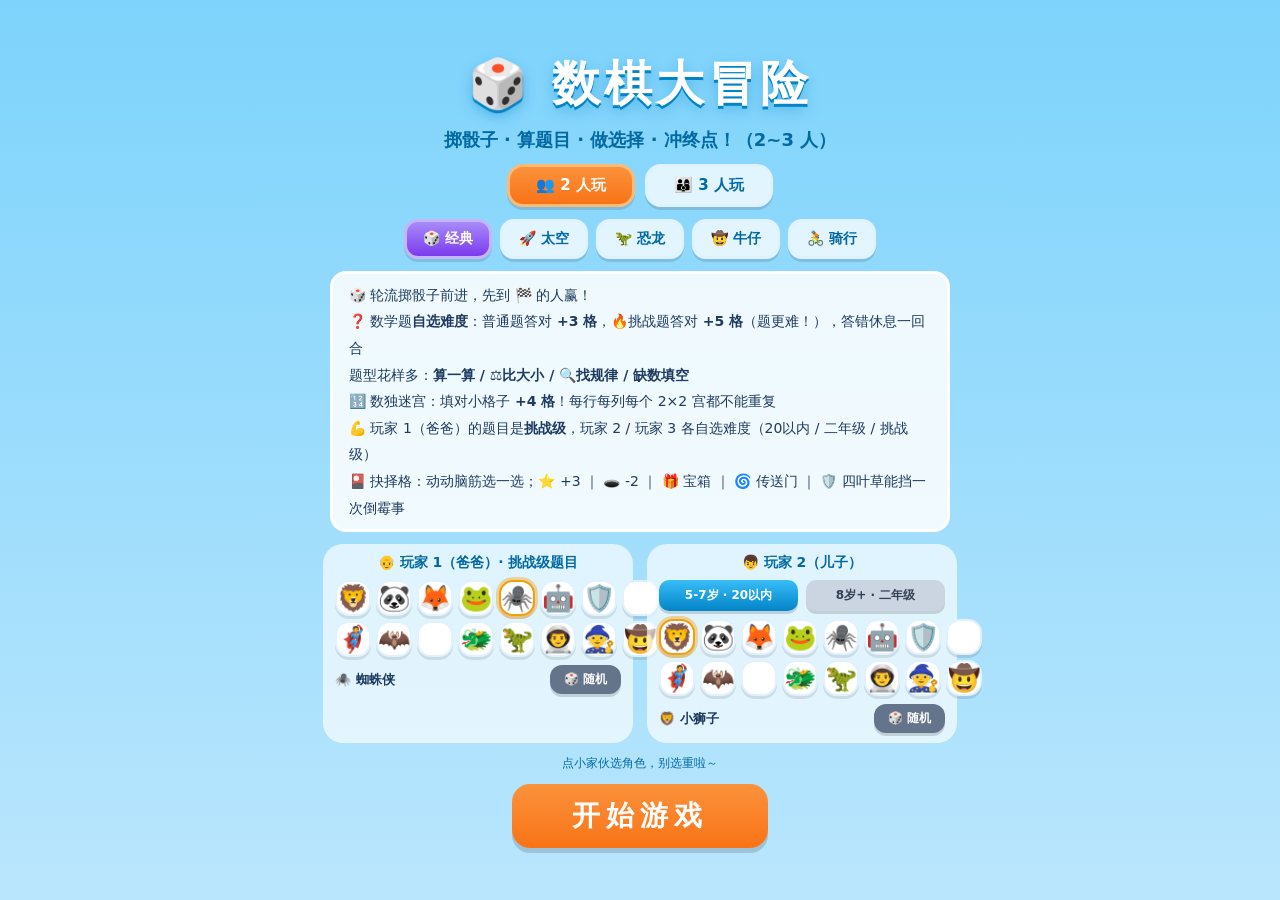
<file: shuqi/index.html>
<!DOCTYPE html>
<html lang="zh-CN">
<head>
<meta charset="UTF-8">
<meta name="viewport" content="width=device-width, initial-scale=1.0, maximum-scale=1.0, user-scalable=no, viewport-fit=cover">
<title>数棋大冒险</title>
<style>
:root{
  --sky1:#7DD3FC; --sky2:#BAE6FD;
  --card:#FFFFFF;
  --ink:#1E3A5F;
  --gold:#F59E0B;
}
*{ margin:0; padding:0; box-sizing:border-box; -webkit-tap-highlight-color:transparent; }
html,body{ width:100%; height:100%; overflow:hidden; }
body{
  font-family:"PingFang SC","Microsoft YaHei",system-ui,sans-serif;
  background:linear-gradient(180deg,var(--sky1),var(--sky2));
  color:var(--ink);
  touch-action:manipulation;
  user-select:none; -webkit-user-select:none;
}
.hidden{ display:none !important; }

/* ============ 通用 ============ */
button{
  font-family:inherit; border:none; cursor:pointer;
  border-radius:18px; font-weight:700; color:#fff;
  box-shadow:0 5px 0 rgba(0,0,0,.15);
  transition:transform .08s, box-shadow .08s, filter .15s;
}
button:active{ transform:translateY(4px); box-shadow:0 1px 0 rgba(0,0,0,.15); }
button:disabled{ filter:grayscale(.6) opacity(.6); pointer-events:none; }

/* ============ 开始界面 ============ */
#screen-start{
  height:100%; display:flex; flex-direction:column; align-items:center;
  justify-content:center; gap:12px; padding:14px; text-align:center;
  overflow-y:auto;
}
#screen-start h1{
  font-size:clamp(28px,5vw,48px); color:#fff; letter-spacing:4px;
  text-shadow:0 3px 0 #0284C7, 0 6px 14px rgba(2,132,199,.4);
}
#screen-start .sub{ font-size:clamp(13px,2.2vw,18px); color:#0369A1; font-weight:700; }
#rules{
  background:rgba(255,255,255,.85); border-radius:16px; padding:8px 16px;
  font-size:clamp(12px,1.8vw,14px); line-height:1.9; max-width:620px;
  border:3px solid #fff; text-align:left;
}
#pick-zone{ display:flex; gap:14px; flex-wrap:wrap; justify-content:center; }
.pick-col{
  background:rgba(255,255,255,.65); border-radius:20px; padding:10px 12px;
  width:min(310px,94vw);
}
.pick-col h3{ font-size:14px; margin-bottom:8px; color:#0369A1; }
#pick-col2{ display:none; }
#pick-col2.show{ display:block; }

/* 人数切换 */
#np-row{ display:flex; gap:10px; }
.np-btn{
  font-size:15px; padding:9px 26px; background:rgba(255,255,255,.75);
  color:#0369A1; border:3px solid #E0F2FE; border-radius:16px;
  box-shadow:0 3px 0 rgba(0,0,0,.12);
}
.np-btn.sel{ background:linear-gradient(180deg,#FB923C,#F97316); color:#fff; border-color:#FDBA74; }

/* 主题选择 */
#theme-row{ display:flex; gap:8px; flex-wrap:wrap; justify-content:center; max-width:640px; }
.th-btn{
  font-size:14px; padding:8px 16px; background:rgba(255,255,255,.75);
  color:#0369A1; border:3px solid #E0F2FE; border-radius:14px;
  box-shadow:0 3px 0 rgba(0,0,0,.12);
}
.th-btn.sel{ background:linear-gradient(180deg,#A78BFA,#7C3AED); color:#fff; border-color:#C4B5FD; }

/* 难度自选弹窗（普通 +3 / 挑战 +5） */
.qlv-card{
  background:var(--card); border-radius:26px; padding:22px 24px; width:min(480px,94vw);
  text-align:center; box-shadow:0 18px 50px rgba(0,0,0,.35);
  border:5px solid #FDE68A; animation:pop .3s;
}
#qlv-who{ font-size:15px; color:#0369A1; font-weight:800; margin-bottom:4px; }
.qlv-title{ font-size:22px; font-weight:900; margin-bottom:16px; }
.qlv-opts{ display:flex; gap:12px; }
.qlv-opts button{ flex:1; min-height:84px; font-size:17px; line-height:1.5; padding:10px 12px; display:flex; align-items:center; justify-content:center; }
#qlv-a{ background:linear-gradient(180deg,#60A5FA,#3B82F6); }
#qlv-b{ background:linear-gradient(180deg,#FB923C,#EA580C); }
.char-grid{ display:grid; grid-template-columns:repeat(8,1fr); gap:5px; }
.char-btn{
  width:100%; aspect-ratio:1; border-radius:14px; font-size:clamp(20px,4vw,26px); padding:0;
  background:#fff; border:2.5px solid #E0F2FE; box-shadow:0 3px 0 rgba(0,0,0,.1);
  display:flex; align-items:center; justify-content:center;
}
.char-btn.sel{ border-color:var(--gold); box-shadow:0 0 0 3px rgba(245,158,11,.4),0 3px 0 rgba(0,0,0,.1); }
.char-btn:active{ transform:translateY(2px); }
.pick-foot{ display:flex; align-items:center; justify-content:space-between; margin-top:8px; }
.pick-name{ font-size:13px; font-weight:900; }
.btn-rand{
  font-size:12px; padding:6px 14px; background:#64748B; border-radius:12px; box-shadow:0 3px 0 rgba(0,0,0,.15);
}
#btn-start{
  font-size:clamp(20px,3.4vw,28px); padding:13px 60px;
  background:linear-gradient(180deg,#FB923C,#F97316);
  letter-spacing:6px; flex-shrink:0;
}
.pick-note{ font-size:12px; color:#0369A1; }

/* ============ 游戏界面 ============ */
#screen-game{ height:100%; display:flex; }
#board-wrap{ flex:1; min-width:0; display:flex; align-items:center; justify-content:center; padding:8px; }
#board-box{
  position:relative; width:100%; height:100%;
  max-width:calc(100vh - 16px);
  background:#FFFDF5; border-radius:22px; box-shadow:0 10px 30px rgba(2,72,120,.25);
  border:5px solid #fff; overflow:hidden;
}
#board{ width:100%; height:100%; display:block; }

/* 面板 */
#panel{
  width:285px; flex-shrink:0; display:flex; flex-direction:column;
  gap:10px; padding:12px; background:rgba(255,255,255,.55); backdrop-filter:blur(4px);
  border-left:3px solid rgba(255,255,255,.8);
}
.p-card{
  display:flex; align-items:center; gap:10px; background:var(--card);
  border-radius:16px; padding:10px 12px; border:3px solid #E2E8F0;
  transition:border-color .2s, box-shadow .2s;
}
#pcards{ display:flex; flex-direction:column; gap:10px; }
.p-card.active{ border-color:var(--gold); box-shadow:0 0 0 4px rgba(245,158,11,.35); }
.pc-emoji{ font-size:34px; line-height:1; }
.pc-name{ font-weight:800; font-size:15px; }
.pc-lv{ font-size:10px; background:#DBEAFE; color:#1D4ED8; border-radius:8px; padding:1px 6px; font-weight:800; margin-left:5px; }
.pc-pos{ font-size:12px; color:#64748B; font-weight:600; }

#btn-dice{
  background:linear-gradient(180deg,#34D399,#10B981);
  display:flex; flex-direction:column; align-items:center; gap:2px;
  padding:12px; font-size:15px; letter-spacing:2px;
}
#dice-face{ font-size:44px; line-height:1.1; }
#dice-num{ font-size:22px; }
#turn-name{ font-size:12px; opacity:.9; }

#log{
  flex:1; min-height:60px; background:rgba(255,255,255,.75); border-radius:14px;
  padding:8px 10px; overflow:hidden; display:flex; flex-direction:column; gap:5px;
  font-size:12.5px; line-height:1.45;
}
#log div{ animation:fadein .35s; }
#log div:first-child{ font-weight:800; color:#0369A1; }
@keyframes fadein{ from{opacity:0; transform:translateY(-4px);} to{opacity:1;} }

#btn-sound{
  position:absolute; top:10px; right:10px; z-index:30;
  width:46px; height:46px; border-radius:50%; font-size:22px;
  background:rgba(255,255,255,.9); border:3px solid #E0F2FE; box-shadow:none;
}
#btn-back{
  position:absolute; top:10px; left:10px; z-index:30;
  width:46px; height:46px; border-radius:50%; font-size:21px;
  background:rgba(255,255,255,.9); border:3px solid #E0F2FE; box-shadow:none;
}
#btn-back.armed{ background:#FEE2E2; border-color:#FCA5A5; }

/* ============ 弹窗通用 ============ */
.modal{
  position:fixed; inset:0; background:rgba(14,42,71,.55); z-index:50;
  display:flex; align-items:center; justify-content:center; padding:18px;
}

/* ============ 答题弹窗 ============ */
.quiz-card{
  background:var(--card); border-radius:26px; padding:22px 26px; width:min(480px,94vw);
  text-align:center; box-shadow:0 18px 50px rgba(0,0,0,.35);
  border:5px solid #FDE68A; animation:pop .3s;
}
@keyframes pop{ from{transform:scale(.7); opacity:0;} to{transform:scale(1);} }
#quiz-who{ font-size:15px; color:#0369A1; font-weight:800; margin-bottom:6px; }
#quiz-text{
  font-size:clamp(34px,8vw,54px); font-weight:900; letter-spacing:2px;
  margin:8px 0 18px; color:var(--ink);
}
#quiz-opts{ display:flex; gap:12px; justify-content:center; flex-wrap:wrap; }
.q-opt{
  min-width:110px; padding:16px 20px; font-size:34px; font-weight:900;
  background:linear-gradient(180deg,#60A5FA,#3B82F6);
}
.q-opt.ok{ background:linear-gradient(180deg,#4ADE80,#22C55E); animation:shake .4s; }
.q-opt.no{ background:linear-gradient(180deg,#F87171,#EF4444); animation:shake .4s; }
@keyframes shake{ 25%{transform:translateX(-6px)} 75%{transform:translateX(6px)} }
#quiz-result{ margin-top:14px; font-size:20px; font-weight:900; min-height:28px; }

/* ============ 抉择事件弹窗 ============ */
.event-card{
  background:var(--card); border-radius:26px; padding:22px 24px; width:min(500px,94vw);
  text-align:center; box-shadow:0 18px 50px rgba(0,0,0,.35);
  border:5px solid #C4B5FD; animation:pop .3s;
}
#ev-icon{ font-size:56px; line-height:1.2; }
#ev-title{ font-size:24px; font-weight:900; margin:4px 0 8px; color:var(--ink); }
#ev-text{
  font-size:15px; line-height:1.75; color:#334155; background:#F8FAFC;
  border-radius:14px; padding:10px 14px; margin-bottom:16px;
}
.ev-opts{ display:flex; gap:12px; }
.ev-opts button{
  flex:1; min-height:76px; font-size:17px; line-height:1.5; padding:10px 12px;
  display:flex; align-items:center; justify-content:center;
}
#ev-a{ background:linear-gradient(180deg,#FB923C,#EA580C); }
#ev-b{ background:linear-gradient(180deg,#38BDF8,#0284C7); }
#ev-result{ margin-top:14px; font-size:20px; font-weight:900; min-height:28px; }

/* ============ 数独迷宫弹窗 ============ */
.sudoku-card{
  background:var(--card); border-radius:26px; padding:22px 26px; width:min(460px,94vw);
  text-align:center; box-shadow:0 18px 50px rgba(0,0,0,.35);
  border:5px solid #A7F3D0; animation:pop .3s;
}
#sd-who{ font-size:15px; color:#0369A1; font-weight:800; margin-bottom:12px; }
#sd-grid{
  display:grid; grid-template-columns:repeat(4,1fr); gap:4px;
  width:min(290px,76vw); margin:0 auto 16px;
  background:#334155; padding:5px; border-radius:12px;
}
.sd-cell{
  aspect-ratio:1; background:#F8FAFC; border-radius:8px;
  display:flex; align-items:center; justify-content:center;
  font-size:clamp(22px,6vw,30px); font-weight:900; color:var(--ink);
}
.sd-cell.b2{ background:#FEF9C3; }          /* 对角宫用淡黄区分 2×2 分区 */
.sd-cell.h{ background:#FEF3C7; outline:3px solid #F59E0B; }
.sd-cell.ok{ background:#4ADE80; }
.sd-cell.no{ background:#F87171; }
#sd-opts{ display:flex; gap:10px; justify-content:center; }
#sd-opts button{
  width:62px; height:62px; font-size:30px; font-weight:900;
  background:linear-gradient(180deg,#34D399,#059669);
}
#sd-opts button:disabled{ opacity:.35; }
#sd-result{ margin-top:12px; font-size:19px; font-weight:900; min-height:26px; }

/* 长题目（比大小/找规律/填空）字号 */
#quiz-text.small{ font-size:clamp(24px,5.5vw,40px); letter-spacing:1px; }

/* 开始界面难度按钮 */
.lv-row{ display:flex; gap:8px; margin-bottom:8px; }
.lv-btn{
  flex:1; font-size:12px; padding:7px 4px; background:#CBD5E1; color:#334155;
  border-radius:10px; box-shadow:0 3px 0 rgba(0,0,0,.15);
}
.lv-btn.sel{ background:linear-gradient(180deg,#38BDF8,#0284C7); color:#fff; }

/* ============ 胜利界面 ============ */
.win-card{
  background:var(--card); border-radius:26px; padding:28px 34px; text-align:center;
  width:min(440px,92vw); border:5px solid #FDE68A; animation:pop .35s; position:relative;
}
#win-emoji{ font-size:88px; animation:bounce 1s infinite alternate; }
@keyframes bounce{ from{transform:translateY(0)} to{transform:translateY(-14px)} }
#win-text{ font-size:30px; font-weight:900; margin:8px 0 18px; color:var(--ink); }
#btn-again{ font-size:20px; padding:12px 40px; background:linear-gradient(180deg,#FB923C,#F97316); margin:0 6px; }
#btn-home{ font-size:15px; padding:12px 24px; background:#94A3B8; margin:0 6px; }
.confetti{ position:absolute; inset:0; overflow:hidden; pointer-events:none; border-radius:22px; }
.confetti span{
  position:absolute; top:-40px; font-size:22px; animation:fall linear infinite;
}
@keyframes fall{ to{ transform:translateY(120vh) rotate(360deg); } }

/* ============ Toast ============ */
#toast{
  position:fixed; left:50%; bottom:9%; transform:translateX(-50%) translateY(20px);
  background:rgba(30,58,95,.92); color:#fff; font-size:17px; font-weight:800;
  padding:12px 26px; border-radius:40px; z-index:60; opacity:0;
  transition:opacity .25s, transform .25s; pointer-events:none; white-space:nowrap;
  max-width:94vw; overflow:hidden; text-overflow:ellipsis;
}
#toast.show{ opacity:1; transform:translateX(-50%) translateY(0); }

/* ============ 竖屏适配 ============ */
@media (orientation:portrait){
  #screen-game{ flex-direction:column; }
  #board-box{ max-width:none; max-height:56vh; }
  #panel{
    width:auto; flex-direction:row; align-items:center; flex-wrap:wrap;
    border-left:none; border-top:3px solid rgba(255,255,255,.8);
    gap:8px; padding:8px 10px;
  }
  .p-card{ flex:1; min-width:120px; padding:6px 10px; }
  .pc-emoji{ font-size:26px; }
  .pc-name{ font-size:13px; }
  #btn-dice{ padding:6px 18px; flex-direction:row; gap:8px; }
  #dice-face{ font-size:30px; }
  #dice-num{ font-size:16px; }
  #turn-name{ display:none; }
  #log{ display:none; }
  .ev-opts{ flex-direction:column; }
}
</style>
</head>
<body>

<!-- ===== 开始界面 ===== -->
<div id="screen-start">
  <h1 id="game-title">🎲 数棋大冒险</h1>
  <div class="sub">掷骰子 · 算题目 · 做选择 · 冲终点！（2~3 人）</div>
  <div id="np-row">
    <button class="np-btn sel" id="np-2">👥 2 人玩</button>
    <button class="np-btn" id="np-3">👨‍👩‍👦 3 人玩</button>
  </div>
  <div id="theme-row">
    <button class="th-btn sel" data-theme="classic">🎲 经典</button>
    <button class="th-btn" data-theme="space">🚀 太空</button>
    <button class="th-btn" data-theme="dino">🦖 恐龙</button>
    <button class="th-btn" data-theme="cowboy">🤠 牛仔</button>
    <button class="th-btn" data-theme="bike">🚴 骑行</button>
  </div>
  <div id="rules">
    🎲 轮流掷骰子前进，先到 🏁 的人赢！<br>
    ❓ 数学题<b>自选难度</b>：普通题答对 <b>+3 格</b>，🔥挑战题答对 <b>+5 格</b>（题更难！），答错休息一回合<br>
    题型花样多：<b>算一算 / ⚖️比大小 / 🔍找规律 / 缺数填空</b><br>
    🔢 数独迷宫：填对小格子 <b>+4 格</b>！每行每列每个 2×2 宫都不能重复<br>
    💪 玩家 1（爸爸）的题目是<b>挑战级</b>，玩家 2 / 玩家 3 各自选难度（20以内 / 二年级 / 挑战级）<br>
    🎴 抉择格：动动脑筋选一选；⭐ +3 ｜ 🕳️ -2 ｜ 🎁 宝箱 ｜ 🌀 传送门 ｜ 🛡️ 四叶草能挡一次倒霉事
  </div>
  <div id="pick-zone">
    <div class="pick-col">
      <h3>👴 玩家 1（爸爸）· 挑战级题目</h3>
      <div class="char-grid" id="pick0"></div>
      <div class="pick-foot">
        <span class="pick-name" id="pname-pick0"></span>
        <button class="btn-rand" id="rand0">🎲 随机</button>
      </div>
    </div>
    <div class="pick-col">
      <h3>👦 玩家 2（儿子）</h3>
      <div class="lv-row">
        <button class="lv-btn sel" id="lv-easy">5-7岁 · 20以内</button>
        <button class="lv-btn" id="lv-mid">8岁+ · 二年级</button>
      </div>
      <div class="char-grid" id="pick1"></div>
      <div class="pick-foot">
        <span class="pick-name" id="pname-pick1"></span>
        <button class="btn-rand" id="rand1">🎲 随机</button>
      </div>
    </div>
    <div class="pick-col" id="pick-col2">
      <h3>🧑 玩家 3</h3>
      <div class="lv-row">
        <button class="lv-btn sel" id="lv2-easy">5-7岁</button>
        <button class="lv-btn" id="lv2-mid">8岁+</button>
        <button class="lv-btn" id="lv2-hard">挑战级</button>
      </div>
      <div class="char-grid" id="pick2"></div>
      <div class="pick-foot">
        <span class="pick-name" id="pname-pick2"></span>
        <button class="btn-rand" id="rand2">🎲 随机</button>
      </div>
    </div>
  </div>
  <div class="pick-note">点小家伙选角色，别选重啦～</div>
  <button id="btn-start">开始游戏</button>
</div>

<!-- ===== 游戏界面 ===== -->
<div id="screen-game" class="hidden">
  <div id="board-wrap">
    <div id="board-box">
      <svg id="board" viewBox="0 0 1000 1000" preserveAspectRatio="xMidYMid meet"></svg>
      <button id="btn-back" title="返回主页">🏠</button>
      <button id="btn-sound" title="声音">🔊</button>
    </div>
  </div>
  <div id="panel">
    <div id="pcards"></div>
    <button id="btn-dice">
      <span id="dice-face">🎲</span>
      <span id="dice-num">掷骰子</span>
      <span id="turn-name"></span>
    </button>
    <div id="log"></div>
  </div>
</div>

<!-- ===== 难度自选弹窗 ===== -->
<div id="modal-qlv" class="modal hidden">
  <div class="qlv-card">
    <div id="qlv-who"></div>
    <div class="qlv-title">敢挑战更难的题吗？</div>
    <div class="qlv-opts">
      <button id="qlv-a">🙂 普通题<br>答对 +3 格</button>
      <button id="qlv-b">🔥 挑战题<br>答对 +5 格</button>
    </div>
  </div>
</div>

<!-- ===== 答题弹窗 ===== -->
<div id="modal-quiz" class="modal hidden">
  <div class="quiz-card">
    <div id="quiz-who"></div>
    <div id="quiz-text"></div>
    <div id="quiz-opts"></div>
    <div id="quiz-result"></div>
  </div>
</div>

<!-- ===== 抉择事件弹窗 ===== -->
<div id="modal-event" class="modal hidden">
  <div class="event-card">
    <div id="ev-icon">🎴</div>
    <div id="ev-title"></div>
    <div id="ev-text"></div>
    <div class="ev-opts">
      <button id="ev-a"></button>
      <button id="ev-b"></button>
    </div>
    <div id="ev-result"></div>
  </div>
</div>

<!-- ===== 数独迷宫弹窗 ===== -->
<div id="modal-sudoku" class="modal hidden">
  <div class="sudoku-card">
    <div id="sd-who"></div>
    <div id="sd-grid"></div>
    <div id="sd-opts"></div>
    <div id="sd-result"></div>
  </div>
</div>

<!-- ===== 胜利界面 ===== -->
<div id="overlay-win" class="modal hidden">
  <div class="win-card">
    <div class="confetti" id="confetti"></div>
    <div id="win-emoji"></div>
    <div id="win-text"></div>
    <button id="btn-again">再来一局</button>
    <button id="btn-home">回首页</button>
  </div>
</div>

<div id="toast"></div>

<script>
"use strict";
/* =========================================================
   数棋大冒险 v5 —— 2~3 人数学棋盘游戏
   10×10=100 格蛇形路径：掷骰子 + 分难度数学题（可自选挑战）
   + 情境抉择 + 数独迷宫 + 5 套主题皮肤
========================================================= */
const COLS = 10, ROWS = 10, TOTAL = COLS * ROWS, CELL = 100;

/* 16 个角色：动物 / 超级英雄 / 神话巨兽 / 职业梦想 */
const CHARS = [
  { id:'lion',    emoji:'🦁', name:'小狮子', color:'#F59E0B' },
  { id:'panda',   emoji:'🐼', name:'大熊猫', color:'#64748B' },
  { id:'fox',     emoji:'🦊', name:'小狐狸', color:'#F97316' },
  { id:'frog',    emoji:'🐸', name:'小青蛙', color:'#22C55E' },
  { id:'spider',  emoji:'🕷️', name:'蜘蛛侠', color:'#DC2626' },
  { id:'iron',    emoji:'🤖', name:'钢铁侠', color:'#0284C7' },
  { id:'captain', emoji:'🛡️', name:'美国队长', color:'#1D4ED8' },
  { id:'thor',    emoji:'⚡', name:'雷神', color:'#7C3AED' },
  { id:'superman',emoji:'🦸', name:'超人', color:'#B91C1C' },
  { id:'batman',  emoji:'🦇', name:'蝙蝠侠', color:'#111827' },
  { id:'monkey',  emoji:'🐵', name:'孙悟空', color:'#EA580C' },
  { id:'dragon',  emoji:'🐲', name:'小神龙', color:'#059669' },
  { id:'dino',    emoji:'🦖', name:'霸王龙', color:'#16A34A' },
  { id:'astro',   emoji:'👨‍🚀', name:'宇航员', color:'#4F46E5' },
  { id:'wizard',  emoji:'🧙', name:'魔法师', color:'#9333EA' },
  { id:'cowboy',  emoji:'🤠', name:'小牛仔', color:'#A16207' },
];

const CELL_STYLE = {
  start:  { bg:'#86EFAC', icon:'' },
  end:    { bg:'#FCA5A5', icon:'' },
  normal: { bg:null,      icon:'' },
  quiz:   { bg:'#BFDBFE', icon:'❓' },
  star:   { bg:'#FDE68A', icon:'⭐' },
  trap:   { bg:'#D6D3D1', icon:'🕳️' },
  chest:  { bg:'#FBCFE8', icon:'🎁' },
  choice: { bg:'#E9D5FF', icon:'🎴' },
  portal: { bg:'#DDD6FE', icon:'🌀' },
  sudoku: { bg:'#A7F3D0', icon:'🔢' },
};

/* ---------- 主题皮肤（背景 / 棋盘配色 / 起终点图标 / 标题） ---------- */
const THEMES = {
  classic: { title:'🎲 数棋大冒险', bg:['#7DD3FC','#BAE6FD'], boardBg:'#FFFDF5', cells:['#FFF7E0','#FDECC8'], start:'🚩', end:'🏁' },
  space:   { title:'🚀 太空数棋',  bg:['#312E81','#7C3AED'], boardBg:'#F5F3FF', cells:['#EDE9FE','#E0E7FF'], start:'🚀', end:'🪐' },
  dino:    { title:'🦖 恐龙数棋',  bg:['#059669','#6EE7B7'], boardBg:'#F7FDF2', cells:['#ECFDF5','#D1FAE5'], start:'🥚', end:'🌋' },
  cowboy:  { title:'🤠 牛仔数棋',  bg:['#D97706','#FDE68A'], boardBg:'#FFFDF5', cells:['#FEF3C7','#FDE68A'], start:'🌵', end:'💰' },
  bike:    { title:'🚴 骑行数棋',  bg:['#0284C7','#67E8F9'], boardBg:'#F0FDFA', cells:['#CCFBF1','#BEEFE8'], start:'🚴', end:'🏆' },
};
let theme = 'classic';
function applyTheme(t){
  theme = t;
  const TH = THEMES[t];
  document.body.style.background = `linear-gradient(180deg,${TH.bg[0]},${TH.bg[1]})`;
  $('board-box').style.background = TH.boardBg;
  $('game-title').textContent = TH.title;
  document.querySelectorAll('.th-btn').forEach(b => b.classList.toggle('sel', b.dataset.theme === t));
}

/* ---------- 状态 ---------- */
let board = [];
let P = [];
let cur = 0;
let busy = false;
let winner = null;   // null=进行中；>=0 获胜者；-2=已中止
let soundOn = true;
let lastQ = '';
let nPlayers = 2;    // 2 或 3
const LV_LABEL = { easy:'20以内', mid:'二年级', hard:'挑战级 💪', hell:'极限 🔥' };

const $ = id => document.getElementById(id);
const sleep = ms => new Promise(r => setTimeout(r, ms));
const rnd = n => Math.floor(Math.random() * n);
function shuffle(a){ for(let i=a.length-1;i>0;i--){ const j=rnd(i+1); [a[i],a[j]]=[a[j],a[i]]; } return a; }

/* ---------- 音效（Web Audio 合成，无外部文件） ---------- */
let actx = null;
function beep(freq, dur, type, vol, when){
  if(!soundOn) return;
  try{
    if(!actx) actx = new (window.AudioContext || window.webkitAudioContext)();
    if(actx.state === 'suspended') actx.resume();
    const t = actx.currentTime + (when||0);
    const o = actx.createOscillator(), g = actx.createGain();
    o.type = type || 'sine';
    o.frequency.setValueAtTime(freq, t);
    g.gain.setValueAtTime(vol || 0.18, t);
    g.gain.exponentialRampToValueAtTime(0.01, t + dur);
    o.connect(g); g.connect(actx.destination);
    o.start(t); o.stop(t + dur + 0.05);
  }catch(e){}
}
const sfx = {
  dice(){ for(let i=0;i<4;i++) beep(300+rnd(400), .05, 'square', .08, i*.06); },
  move(){ beep(500+rnd(150), .06, 'sine', .12); },
  correct(){ beep(523,.12,'sine',.2); beep(659,.12,'sine',.2,.12); beep(784,.2,'sine',.2,.24); },
  wrong(){ beep(220,.18,'sawtooth',.12); beep(165,.25,'sawtooth',.12,.15); },
  star(){ [660,784,988,1319].forEach((f,i)=>beep(f,.1,'triangle',.15,i*.08)); },
  trap(){ beep(400,.15,'sawtooth',.1); beep(300,.15,'sawtooth',.1,.12); beep(200,.25,'sawtooth',.1,.24); },
  portal(){ for(let i=0;i<8;i++) beep(400+i*120,.06,'sine',.1,i*.05); },
  shield(){ [523,698,880].forEach((f,i)=>beep(f,.12,'triangle',.16,i*.09)); },
  win(){ [523,523,784,1047].forEach((f,i)=>beep(f,.18,'triangle',.2,i*.15)); [262,330,392,523].forEach((f,i)=>beep(f,.3,'sine',.12,i*.15)); },
};

/* ---------- 棋盘生成（每局随机） ---------- */
function cellXY(n){
  const row = Math.floor((n-1)/COLS);      // 0 = 底部行
  const idx = (n-1) % COLS;
  const col = (row % 2 === 0) ? idx : COLS-1-idx; // 蛇形
  return { col, row, x: col*CELL + CELL/2, y: (ROWS-1-row)*CELL + CELL/2 };
}
function isTrapNear(cells,n){
  const types = [n-1,n+1,n-COLS,n+COLS].filter(v=>v>=1&&v<=TOTAL);
  return types.some(v => cells[v-1].type === 'trap');
}
function genBoard(){
  const cells = [];
  for(let n=1;n<=TOTAL;n++) cells.push({ n, type:'normal' });
  cells[0].type = 'start';
  cells[TOTAL-1].type = 'end';

  const pool = [];
  for(let n=8;n<=TOTAL-2;n++) pool.push(n);   // 前 7 格安全区
  shuffle(pool);
  const used = new Set([1, TOTAL-1, TOTAL]);
  const take = cond => {
    for(let i=0;i<pool.length;i++){
      const v = pool[i];
      if(!used.has(v) && (!cond || cond(v))) { used.add(v); return pool.splice(i,1)[0]; }
    }
    return null;
  };
  const setT = (n,t) => { if(n) cells[n-1].type = t; };

  // 传送门最先分配（入口 15~50，出口 = 入口 + 15~25 且为可用格）
  const pin = take(n => n>=15 && n<=50);
  if(pin){
    let pout = null;
    for(let k=15;k<=25 && !pout;k++){
      const cand = pin + k;
      if(cand < TOTAL-1 && !used.has(cand)){ pout = cand; used.add(cand); }
    }
    if(pout){ setT(pin,'portal'); cells[pin-1].exit = pout; }
  }
  // 数学题 20 个（核心玩法，多一点）
  for(let i=0;i<20;i++) setT(take(), 'quiz');
  // 幸运星 8 个
  for(let i=0;i<8;i++) setT(take(), 'star');
  // 宝箱 5 个
  for(let i=0;i<5;i++) setT(take(), 'chest');
  // 陷阱 8 个（彼此不相邻）
  for(let i=0;i<8;i++) setT(take(n => !isTrapNear(cells,n)), 'trap');
  // 抉择格 6 个
  for(let i=0;i<6;i++) setT(take(), 'choice');
  // 数独迷宫 4 个
  for(let i=0;i<4;i++) setT(take(), 'sudoku');
  return cells;
}

/* ---------- 棋盘渲染 ---------- */
function svgEl(tag, attrs){
  const el = document.createElementNS('http://www.w3.org/2000/svg', tag);
  for(const k in attrs) el.setAttribute(k, attrs[k]);
  return el;
}
function renderBoard(){
  const svg = $('board');
  svg.innerHTML = '';
  const TH = THEMES[theme];
  board.forEach(c => {
    const { x, y } = cellXY(c.n);
    const st = CELL_STYLE[c.type];
    let bg = st.bg;
    if(!bg){
      const { col, row } = cellXY(c.n);
      bg = (col + row) % 2 === 0 ? TH.cells[0] : TH.cells[1];
    }
    const g = svgEl('g', {});
    g.appendChild(svgEl('rect', {
      x:x-42, y:y-42, width:84, height:84, rx:18, fill:bg,
      stroke:'#FFFFFF', 'stroke-width':3,
    }));
    const num = svgEl('text', {
      x:x-32, y:y-26, 'font-size':17, fill:'#94A3B8',
      'font-weight':800, 'font-family':'inherit',
    });
    num.textContent = c.n;
    g.appendChild(num);
    const iconTxt = (c.type === 'start') ? TH.start : (c.type === 'end') ? TH.end : st.icon;
    if(iconTxt){
      const ic = svgEl('text', {
        x, y:y+8, 'font-size':c.type==='end'?46:36, 'text-anchor':'middle',
      });
      ic.textContent = iconTxt;
      g.appendChild(ic);
      if(c.type === 'portal'){
        const out = svgEl('text', {
          x, y:y+34, 'font-size':16, fill:'#6D28D9', 'text-anchor':'middle', 'font-weight':800,
        });
        out.textContent = '→' + c.exit;
        g.appendChild(out);
      }
    }
    svg.appendChild(g);
  });
  P.forEach((p,i) => {
    const g = svgEl('g', { class:'pawn' });
    const small = (nPlayers === 3);   // 3 人时棋子缩小
    g.appendChild(svgEl('circle', {
      r: small ? 26 : 33, fill:p.color, 'fill-opacity':.3, stroke:p.color, 'stroke-width':4,
    }));
    const t = svgEl('text', {
      'font-size': small ? 34 : 42, 'text-anchor':'middle', y:12,
    });
    t.textContent = p.emoji;
    g.appendChild(t);
    p.g = g;
    svg.appendChild(g);
    positionPawn(i, false);
  });
}
function positionPawn(i, hop){
  const p = P[i];
  const { x, y } = cellXY(p.pos);
  // 同格多人棋子的排布偏移
  const OFF2 = [[-19,-13],[19,13]];
  const OFF3 = [[-28,-16],[28,-16],[0,20]];
  const [dx, dy] = (nPlayers === 3 ? OFF3 : OFF2)[i] || [0,0];
  const dy2 = hop ? -12 : 0;
  p.g.setAttribute('transform', `translate(${x+dx},${y+dy+dy2})`);
}

/* ---------- 数学题生成（三档难度 × 四种题型） ----------
   easy（5-7岁）：20 以内加减
   mid（8岁+）：乘法口诀 + 100以内加减 + 表内除法
   hard（爸爸）：100 以内加减 + 表内乘除 + 递减/平方规律
   题型：calc 算一算 / cmp 比大小 / seq 找规律 / blank 缺数填空  */
function pickLevelCalc(level){
  let a, b, ans, op;
  if(level === 'hell'){
    const r = Math.random();
    if(r < 0.35){ op='+'; a = 100 + rnd(650); const bmax = 940 - a; b = bmax >= 20 ? 20 + rnd(bmax - 19) : 20; ans = a + b; }
    else if(r < 0.65){ op='-'; a = 300 + rnd(600); b = 50 + rnd(a - 50); ans = a - b; }
    else if(r < 0.85){ op='×'; a = 12 + rnd(80); b = 3 + rnd(7); ans = a * b; }
    else { op='÷'; b = 3 + rnd(12); ans = 3 + rnd(30); a = b * ans; }
  }else if(level === 'hard'){
    const r = Math.random();
    if(r < 0.35){ op='+'; a = 15 + rnd(75); const bmax = 95 - a; b = bmax >= 5 ? 5 + rnd(bmax - 4) : 5; ans = a + b; }
    else if(r < 0.65){ op='-'; a = 25 + rnd(74); b = 5 + rnd(a - 5); ans = a - b; }
    else if(r < 0.85){ op='×'; a = 3 + rnd(7); b = 3 + rnd(7); ans = a * b; }
    else { op='÷'; b = 2 + rnd(7); ans = 2 + rnd(8); a = b * ans; }
  }else if(level === 'mid'){
    const r = Math.random();
    if(r < 0.5){ op='×'; a = 2 + rnd(8); b = 2 + rnd(8); ans = a * b; }
    else if(r < 0.8){ op='+'; a = 12 + rnd(78); const bmax = 95 - a; b = bmax >= 5 ? 5 + rnd(bmax - 4) : 5; ans = a + b; }
    else { op='÷'; b = 2 + rnd(7); ans = 2 + rnd(8); a = b * ans; }
  }else{
    if(Math.random() < 0.5){ op='+'; a = 2 + rnd(17); const bmax = Math.min(9, 20 - a); b = bmax >= 1 ? 1 + rnd(bmax) : 1; ans = a + b; }
    else { op='-'; a = 5 + rnd(15); b = 1 + rnd(a-1); ans = a - b; }
  }
  return { a, b, ans, op };
}
function genQuestion(level){
  let text, ans;
  const r = Math.random();
  const mode = (r < 0.4) ? 'calc' : (r < 0.6) ? 'cmp' : (r < 0.8) ? 'seq' : 'blank';

  if(mode === 'cmp'){            // 比大小："8 + 5 ◯ 12"
    let lv, rv;
    if(level === 'easy'){ const c = pickLevelCalc('easy'); lv = c.ans; text = `${c.a} ${c.op} ${c.b}`; rv = Math.max(0, lv + (Math.random()<0.3 ? 0 : (Math.random()<0.5?-1:1)*(1+rnd(3)))); }
    else if(level === 'mid'){
      const L = pickLevelCalc('mid'), R = pickLevelCalc('mid');
      lv = L.ans; rv = R.ans;
      text = `${L.a} ${L.op} ${L.b} ◯ ${R.a} ${R.op} ${R.b}`;
      ans = lv > rv ? '>' : lv < rv ? '<' : '=';
      return { text, ans, opts: shuffle(['>','<','=']), small:true };
    }
    if(level === 'easy') text += ` ◯ ${rv}`;
    else { // hard / hell：两边都是算式
      const lvCalc = (level === 'hell') ? 'hell' : 'hard';
      const L = pickLevelCalc(lvCalc), R = pickLevelCalc(lvCalc);
      lv = L.ans; rv = R.ans;
      text = `${L.a} ${L.op} ${L.b} ◯ ${R.a} ${R.op} ${R.b}`;
    }
    ans = lv > rv ? '>' : lv < rv ? '<' : '=';
    return { text, ans, opts: shuffle(['>','<','=']), small:true };
  }

  if(mode === 'seq'){            // 找规律："3, 6, 9, ?, 15"
    let arr;
    if(level === 'easy'){
      const d = [1,2,3,5,10][rnd(5)], s = 1 + rnd(9);
      arr = [s, s+d, s+2*d, s+3*d, s+4*d];
    }else if(level === 'mid'){
      if(Math.random() < 0.6){ const d = 2 + rnd(5), s = 1 + rnd(8); arr = [s, s+d, s+2*d, s+3*d, s+4*d]; }
      else { const s = 1 + rnd(3); arr = [s, s*2, s*4, s*8, s*16]; }   // 翻倍序列
    }else if(level === 'hard'){
      const t = Math.random();
      if(t < 0.4){ const d = 2 + rnd(7), s = 40 + rnd(55); arr = [s, s-d, s-2*d, s-3*d, s-4*d]; } // 递减
      else if(t < 0.7){ const m = 1 + rnd(2); arr = [1, 4, 9, 16, 25].map(x => x * m); }           // 平方数
      else { const d = 3 + rnd(7), s = 2 + rnd(10); arr = [s, s+d, s+2*d, s+3*d, s+4*d]; }
    }else{ // hell
      const t = Math.random();
      if(t < 0.4){ const d = 8 + rnd(20), s = 300 + rnd(600); arr = [s, s-d, s-2*d, s-3*d, s-4*d]; }
      else if(t < 0.7){ const m = 1 + rnd(4); arr = [1, 4, 9, 16, 25].map(x => x * m); }
      else { const d = 9 + rnd(20), s = 5 + rnd(30); arr = [s, s+d, s+2*d, s+3*d, s+4*d]; }
    }
    const hole = 2 + rnd(2);     // 挖第 3 或第 4 个
    ans = arr[hole];
    text = arr.map((v,i) => i===hole ? '?' : v).join(', ');
    return { text, ans: String(ans), opts: genNumOpts(ans, level), small:true };
  }

  if(mode === 'blank'){          // 缺数填空："7 + ? = 12" / "4 × ? = 24"
    let a, op, c;
    if(level === 'easy'){
      if(Math.random() < 0.6){ a = 2 + rnd(16); c = a + 1 + rnd(Math.max(1, 19 - a)); op='+'; }
      else { a = 6 + rnd(14); c = 1 + rnd(a - 1); op='-'; }
    }else if(level === 'mid'){
      const t = Math.random();
      if(t < 0.5){ a = 2 + rnd(8); op='×'; c = a * (2 + rnd(8)); }
      else if(t < 0.8){ a = 20 + rnd(75); op='-'; c = 1 + rnd(a - 1); }
      else { op='÷'; const b = 2 + rnd(7), q = 2 + rnd(8); a = b * q; c = b; /* a ÷ ? = q */ }
      if(op==='÷') return { text: `${a} ÷ ? = ${a / c}`, ans: String(c), opts: genNumOpts(c, level), small:true };
    }else if(level === 'hell'){
      const t = Math.random();
      if(t < 0.35){ a = 11 + rnd(80); op='×'; c = a * (3 + rnd(9)); }
      else if(t < 0.7){ a = 200 + rnd(700); op='-'; c = 10 + rnd(a - 10); }
      else { op='÷'; const b = 3 + rnd(12), q = 4 + rnd(30); a = b * q; c = b; return { text: `${a} ÷ ? = ${q}`, ans: String(c), opts: genNumOpts(c, level), small:true }; }
    }else{
      const t = Math.random();
      if(t < 0.35){ a = 3 + rnd(8); op='×'; c = a * (3 + rnd(7)); }
      else if(t < 0.7){ a = 40 + rnd(55); op='-'; c = 5 + rnd(a - 5); }
      else { op='÷'; const b = 3 + rnd(7), q = 3 + rnd(9); a = b * q; c = b; return { text: `${a} ÷ ? = ${q}`, ans: String(c), opts: genNumOpts(c, level), small:true }; }
    }
    // a op ? = c
    if(op==='×') return { text: `${a} × ? = ${c}`, ans: String(c / a), opts: genNumOpts(c / a, level), small:true };
    if(op==='+') return { text: `${a} + ? = ${c}`, ans: String(c - a), opts: genNumOpts(c - a, level), small:true };
    return { text: `${a} - ? = ${c}`, ans: String(a - c), opts: genNumOpts(a - c, level), small:true };
  }

  // calc 算一算（默认）
  const c = pickLevelCalc(level);
  text = `${c.a} ${c.op} ${c.b} = ?`;
  return { text, ans: String(c.ans), opts: genNumOpts(c.ans, level), small:false };
}
function genNumOpts(ans, level){
  const maxV = (level === 'easy') ? 20 : (level === 'hell') ? 999 : 100;
  const opts = new Set([ans]);
  for(const d of shuffle(level === 'hell' ? [1,-1,10,-10,100,-100,5,-5] : level === 'hard' ? [1,-1,2,-2,10,-10,5,-5] : [1,-1,2,-2,10,-10,3])){
    if(opts.size >= 3) break;
    const v = ans + d;
    if(v >= 0 && v <= maxV && !opts.has(v)) opts.add(v);
  }
  let g2 = 0;
  while(opts.size < 3 && g2++ < 50){
    const v = rnd(maxV + 1);
    if(v >= 0 && !opts.has(v)) opts.add(v);
  }
  return shuffle([...opts]).map(String);
}

/* ---------- 抉择事件（锻炼判断力） ----------
   A 选项偏冒险/即时，B 选项偏稳妥/长远，孩子自己权衡 */
const EVENTS = [
  {
    id:'honey', icon:'🍯', title:'蜂蜜山洞',
    text:'山洞里有一大罐金黄的蜂蜜，可洞里传来蜜蜂的嗡嗡声…冲进去可能拿到一大口，也可能被蛰！',
    a:'🐝 冲进去拿蜂蜜！', b:'🚶 不冒险，绕着走',
    // a: 60% +5 / 40% -3(护盾可挡) ；b: +2
  },
  {
    id:'bridge', icon:'🌉', title:'摇晃的独木桥',
    text:'一条小河挡住了去路，河上只有一根摇摇晃晃的独木桥。跑得快可能摔，爬得慢但稳…',
    a:'🏃 冲过去！', b:'🐢 慢慢爬过去',
    // a: 70% +4 / 30% -2(护盾可挡) ；b: +2
  },
  {
    id:'clover', icon:'🍀', title:'神奇四叶草',
    text:'路边长着一株闪闪发光的四叶草。现在吃掉能马上长力气，攒起来能当护身符，挡住下一次倒霉事…',
    a:'😋 现在就吃掉它！', b:'🛡️ 攒起来当护身符',
    // a: +2 ；b: 获得护盾
  },
  {
    id:'turtle', icon:'🐢', title:'巨龟出租车',
    text:'一只超级大的乌龟说：我可以带你去前面三格，不过我要先睡个午觉，你得等一等…',
    a:'🚕 坐乌龟车（要等一回合）', b:'🏃 自己跑，不用等',
    // a: +3 且下回合休息 ；b: +2
  },
  {
    id:'dragon', icon:'⚔️', title:'恶龙的城堡',
    text:'恶龙守着最后一座桥，它打了个哈欠说：来单挑啊！赢了给你宝石，输了可要挨揍。或者交出零食，它就放你过去…',
    a:'⚔️ 单挑恶龙！', b:'🍫 交出零食，保平安',
    // a: 65% +6 / 35% -4(护盾可挡) ；b: -1
  },
  {
    id:'horn', icon:'🎺', title:'魔法号角',
    text:'路边插着一只金色的号角，上面刻着字：吹响我，就会有人和你交换位置。想想现在谁在前面…',
    a:'🎺 吹响号角！', b:'🤫 不吹，安静路过',
    // a: 与对方交换位置（落后时才划算！）；b: +1
  },
  {
    id:'soup', icon:'🍄', title:'蘑菇屋的晚饭',
    text:'蘑菇屋的老板端出两碗汤：大碗香喷喷，喝完撑得想睡觉；小碗刚刚好，喝完还想跑两步…',
    a:'🍲 大碗汤！喝个痛快！', b:'🥣 小碗汤，不撑',
    // a: +5 且下回合休息 ；b: +2
  },
  {
    id:'box', icon:'💎', title:'神秘的宝盒',
    text:'地上有个宝盒在闪闪发光，它说：闭着眼抽一个，可能多可能少；旁边还有个小宝石，不多不少刚刚好…',
    a:'🤩 闭眼抽大奖！', b:'👌 拿旁边的小宝石',
    // a: 随机 +1~+6 ；b: +3
  },
];

function useShield(i){
  P[i].shield = false;
  sfx.shield();
  toast('🛡️ ' + P[i].name + ' 的护盾挡住了倒霉事！');
  log(P[i].emoji + ' 的护盾碎了 🛡️ 好险！');
  updatePanel();
}

async function applyChoice(i, ev, c){
  const who = P[i].emoji + ' ';
  const isA = (c === 'a');
  switch(ev.id){
    case 'honey':
      if(isA){
        if(Math.random() < 0.6){ sfx.star(); toast('🍯 抱着蜂蜜罐跑出来！+5'); await stepMove(i, 5); }
        else if(P[i].shield){ useShield(i); }
        else { sfx.trap(); toast('🐝 被蜜蜂蛰了一下！-3'); await stepMove(i, -3); }
      }else{ toast('🚶 稳稳绕过去 +2'); await stepMove(i, 2); }
      break;
    case 'bridge':
      if(isA){
        if(Math.random() < 0.7){ sfx.star(); toast('🏃 风一样跑过独木桥！+4'); await stepMove(i, 4); }
        else if(P[i].shield){ useShield(i); }
        else { sfx.trap(); toast('💦 脚一滑掉河里！-2'); await stepMove(i, -2); }
      }else{ toast('🐢 慢慢爬过去 +2'); await stepMove(i, 2); }
      break;
    case 'clover':
      if(isA){ sfx.star(); toast('🍀 吃掉四叶草，脚下生风！+2'); await stepMove(i, 2); }
      else { P[i].shield = true; sfx.shield(); toast('🛡️ 获得护盾！下次倒霉事会被挡住'); log(who + '获得护盾 🛡️'); updatePanel(); }
      break;
    case 'turtle':
      if(isA){ sfx.star(); toast('🐢 坐乌龟车出发！+3（下回合休息）'); await stepMove(i, 3); P[i].skip = true; updatePanel(); }
      else { toast('🏃 自己跑也很快 +2'); await stepMove(i, 2); }
      break;
    case 'dragon':
      if(isA){
        if(Math.random() < 0.65){ sfx.win(); toast('⚔️ 打赢了恶龙！宝石到手！+6'); await stepMove(i, 6); }
        else if(P[i].shield){ useShield(i); }
        else { sfx.trap(); toast('🐉 恶龙太厉害了！快跑！-4'); await stepMove(i, -4); }
      }else { sfx.trap(); toast('🍫 恶龙收下零食放行，-1'); await stepMove(i, -1); }
      break;
    case 'horn':
      if(isA){
        // 和最领先的对手换位置（3 人时更考验观察力！）
        const others = P.map((_,idx)=>idx).filter(idx=>idx!==i);
        const other = others.reduce((a,b)=>P[a].pos >= P[b].pos ? a : b);
        sfx.portal();
        if(P[other].pos > P[i].pos){ toast('🎺 号角响了！和 ' + P[other].name + ' 换位置！'); }
        else { toast('🎺 号角响了！可是换过去反而变远了…'); }
        log(who + '吹响号角 🎺 和 ' + P[other].emoji + ' 换了位置');
        const t = P[i].pos; P[i].pos = P[other].pos; P[other].pos = t;
        positionPawn(i, false); positionPawn(other, false);
        updatePanel();
        await sleep(600);
      }else { toast('🤫 安静路过 +1'); await stepMove(i, 1); }
      break;
    case 'soup':
      if(isA){ sfx.star(); toast('🍲 好喝！撑得打饱嗝～ +5（下回合休息）'); await stepMove(i, 5); P[i].skip = true; updatePanel(); }
      else { toast('🥣 小碗汤刚刚好 +2'); await stepMove(i, 2); }
      break;
    case 'box':
      if(isA){
        const n = 1 + rnd(6);
        if(n >= 5){ sfx.win(); toast('💎 抽到宝石！+' + n); }
        else { sfx.star(); toast('💎 抽到…+' + n + ' 格'); }
        await stepMove(i, n);
      }else { sfx.star(); toast('👌 小宝石稳稳到手 +3'); await stepMove(i, 3); }
      break;
  }
}
function runEvent(i){
  return new Promise(resolve => {
    const ev = EVENTS[rnd(EVENTS.length)];
    $('ev-icon').textContent = ev.icon;
    $('ev-title').textContent = ev.title;
    $('ev-text').textContent = ev.text;
    $('ev-a').textContent = ev.a;
    $('ev-b').textContent = ev.b;
    $('ev-result').textContent = '';
    const btnA = $('ev-a'), btnB = $('ev-b');
    btnA.disabled = false; btnB.disabled = false;
    $('modal-event').classList.remove('hidden');
    let done = false;
    const choose = async c => {
      if(done) return;
      done = true;
      btnA.disabled = true; btnB.disabled = true;
      beep(700, .06, 'sine', .12);
      $('modal-event').classList.add('hidden');
      await applyChoice(i, ev, c);
      resolve();
    };
    btnA.onclick = () => choose('a');
    btnB.onclick = () => choose('b');
  });
}

/* ---------- UI 辅助 ---------- */
function log(msg){
  const el = document.createElement('div');
  el.textContent = msg;
  const box = $('log');
  box.prepend(el);
  while(box.children.length > 5) box.lastChild.remove();
}
let toastTimer = null;
function toast(msg){
  const t = $('toast');
  t.textContent = msg;
  t.classList.add('show');
  clearTimeout(toastTimer);
  toastTimer = setTimeout(()=>t.classList.remove('show'), 1800);
}
function updatePanel(){
  P.forEach((p,i) => {
    $('pemoji'+i).textContent = p.emoji;
    $('pname'+i).textContent = p.name;
    const flags = [];
    if(p.shield) flags.push('🛡️ 有护盾');
    if(p.skip) flags.push('😴 下回合休息');
    $('ppos'+i).textContent = (flags.length ? flags.join(' ｜ ') + ' ｜ ' : '') + '第 ' + p.pos + ' / ' + TOTAL + ' 格';
    $('pcard'+i).classList.toggle('active', i===cur && winner===null);
  });
  $('turn-name').textContent = P[cur] ? (P[cur].emoji + ' ' + P[cur].name + ' 的回合') : '';
  $('btn-dice').disabled = busy || winner !== null;
}
function buildPanel(){
  const box = $('pcards');
  box.innerHTML = '';
  P.forEach((p,i) => {
    const card = document.createElement('div');
    card.className = 'p-card';
    card.id = 'pcard' + i;
    card.innerHTML = '<span class="pc-emoji" id="pemoji'+i+'">'+p.emoji+'</span>'
      + '<div><div class="pc-name"><span id="pname'+i+'"></span>'
      + '<span class="pc-lv">'+(LV_LABEL[p.level]||'')+'</span></div>'
      + '<div class="pc-pos" id="ppos'+i+'"></div></div>';
    box.appendChild(card);
  });
}

/* ---------- 移动 ---------- */
async function stepMove(i, steps){
  if(steps === 0) return;
  const dir = steps > 0 ? 1 : -1;
  const target = Math.max(1, Math.min(TOTAL, P[i].pos + steps));
  $('board').appendChild(P[i].g);
  while(P[i].pos !== target){
    if(winner !== null) return;   // 中止（返回主页）则停
    P[i].pos += dir;
    positionPawn(i, true);
    sfx.move();
    await sleep(115);
    positionPawn(i, false);
    await sleep(115);
    updatePanel();
  }
}

/* ---------- 数独迷宫（4×4 迷你数独） ---------- */
function sdOk(g, r, c, v){
  for(let i=0;i<4;i++){ if(g[r][i]===v || g[i][c]===v) return false; }
  const br = Math.floor(r/2)*2, bc = Math.floor(c/2)*2;
  for(let i=br;i<br+2;i++) for(let j=bc;j<bc+2;j++) if(g[i][j]===v) return false;
  return true;
}
function genSudokuFull(){
  const g = [[0,0,0,0],[0,0,0,0],[0,0,0,0],[0,0,0,0]];
  (function fill(pos){
    if(pos === 16) return true;
    const r = Math.floor(pos/4), c = pos % 4;
    for(const v of shuffle([1,2,3,4])){
      if(sdOk(g, r, c, v)){ g[r][c] = v; if(fill(pos+1)) return true; g[r][c] = 0; }
    }
    return false;
  })(0);
  return g;
}
function sdCountSolutions(g){
  const b = g.map(r => r.slice());
  let count = 0;
  (function go(pos){
    if(count > 1) return;
    if(pos === 16){ count++; return; }
    const r = Math.floor(pos/4), c = pos % 4;
    if(b[r][c] !== 0){ go(pos+1); return; }
    for(let v=1;v<=4;v++) if(sdOk(b, r, c, v)){ b[r][c] = v; go(pos+1); b[r][c] = 0; }
  })(0);
  return count;
}
function genSudokuPuzzle(nHoles){
  for(let attempt=0;attempt<200;attempt++){
    const full = genSudokuFull();
    const cells = shuffle([...Array(16).keys()]).slice(0, nHoles);
    const g = full.map(r => r.slice());
    cells.forEach(p => { g[Math.floor(p/4)][p%4] = 0; });
    if(sdCountSolutions(g) === 1) return { g, cells: cells.sort((a,b)=>a-b) };
  }
  return null; // 理论上到不了：200 次内挖 1-2 空几乎必有唯一解
}
function holeAnswer(pz, p){
  // 洞的唯一正确值：由约束推导（唯一解时首个合法值即正确）
  const r = Math.floor(p/4), c = p % 4;
  for(let v=1;v<=4;v++) if(sdOk(pz.g, r, c, v)) return v;
  return 0;
}
function showSudoku(i){
  return new Promise(resolve => {
    const nHoles = (P[i].level === 'hard') ? 2 : 1;   // 挑战级挖 2 空，其他挖 1 空
    const pz = genSudokuPuzzle(nHoles) || genSudokuPuzzle(1);
    $('sd-who').textContent = P[i].emoji + ' ' + P[i].name + ' 的数独迷宫（每行、每列、每个 2×2 宫都不重复）';
    $('sd-result').textContent = '';
    const grid = $('sd-grid');
    grid.innerHTML = '';
    const holeSet = new Set(pz.cells);
    const cellEls = [];
    for(let p=0;p<16;p++){
      const r = Math.floor(p/4), c = p % 4;
      const d = document.createElement('div');
      const box = (Math.floor(r/2) + Math.floor(c/2)) % 2 === 1; // 对角宫淡黄
      d.className = 'sd-cell' + (box ? ' b2' : '');
      d.textContent = pz.g[r][c] || '';
      if(holeSet.has(p)) cellEls.push(d);
      grid.appendChild(d);
    }
    const optsBox = $('sd-opts');
    optsBox.innerHTML = '';
    let holeIdx = 0;
    let done = false;
    const focus = () => { cellEls.forEach(el => el.classList.remove('h')); if(holeIdx < cellEls.length) cellEls[holeIdx].classList.add('h'); };
    focus();
    for(let v=1;v<=4;v++){
      const btn = document.createElement('button');
      btn.textContent = v;
      btn.onclick = () => {
        if(done || holeIdx >= cellEls.length) return;
        const el = cellEls[holeIdx];
        const p = pz.cells[holeIdx];
        const correct = (v === holeAnswer(pz, p));
        el.textContent = v;
        el.classList.remove('h');
        el.classList.add(correct ? 'ok' : 'no');
        optsBox.querySelectorAll('button').forEach(b => b.disabled = true);
        done = true;
        if(correct){
          sfx.correct();
          holeIdx++;
          if(holeIdx >= cellEls.length){
            $('sd-result').textContent = '🎉 数独完成！前进 4 格！';
            setTimeout(() => { $('modal-sudoku').classList.add('hidden'); resolve(true); }, 1100);
          }else{
            $('sd-result').textContent = '👍 对了！还有一个！';
            setTimeout(() => {
              done = false;
              optsBox.querySelectorAll('button').forEach(b => b.disabled = false);
              $('sd-result').textContent = '';
              focus();
            }, 800);
          }
        }else{
          sfx.wrong();
          $('sd-result').textContent = '💪 填错啦…正确答案是 ' + holeAnswer(pz, p) + '，休息一回合';
          setTimeout(() => { $('modal-sudoku').classList.add('hidden'); resolve(false); }, 1700);
        }
      };
      optsBox.appendChild(btn);
    }
    $('modal-sudoku').classList.remove('hidden');
  });
}

/* ---------- 答题（先选难度：普通 +3 / 挑战 +5） ---------- */
const CHALLENGE = { easy:'mid', mid:'hard', hard:'hell' };   // 挑战题 = 升一档难度
function quizModeChoice(i){
  return new Promise(resolve => {
    $('qlv-who').textContent = P[i].emoji + ' ' + P[i].name + ' 先选难度！';
    $('modal-qlv').classList.remove('hidden');
    let done = false;
    const pickLv = m => {
      if(done) return;
      done = true;
      beep(700, .06, 'sine', .12);
      $('modal-qlv').classList.add('hidden');
      resolve(m);
    };
    $('qlv-a').onclick = () => pickLv('normal');
    $('qlv-b').onclick = () => pickLv('hard');
  });
}
function askQuestion(i, mode){
  return new Promise(resolve => {
    const level = (mode === 'hard') ? CHALLENGE[P[i].level] : P[i].level;
    const steps = (mode === 'hard') ? 5 : 3;   // 挑战题奖励更多
    const q = genQuestion(level);
    $('quiz-who').textContent = P[i].emoji + ' ' + P[i].name + ' 的数学题' + (level==='hard' ? '（挑战级💪）' : level==='hell' ? '（极限挑战🔥）' : '');
    $('quiz-text').textContent = q.text;
    $('quiz-text').className = q.small ? 'small' : '';
    $('quiz-result').textContent = '';
    const box = $('quiz-opts');
    box.innerHTML = '';
    let done = false;
    q.opts.forEach(v => {
      const btn = document.createElement('button');
      btn.className = 'q-opt';
      btn.textContent = v;
      btn.onclick = () => {
        if(done) return;
        done = true;
        const ok = (v === q.ans);
        btn.classList.add(ok ? 'ok' : 'no');
        if(!ok){
          [...box.children].forEach(b => { if(b.textContent === q.ans) b.classList.add('ok'); });
        }
        if(ok) sfx.correct(); else sfx.wrong();
        $('quiz-result').textContent = ok
          ? '🎉 答对啦！前进 ' + steps + ' 格！'
          : '💪 答错啦，正确答案是 ' + q.ans + '，休息一回合';
        setTimeout(() => { $('modal-quiz').classList.add('hidden'); resolve({ ok, steps }); }, ok ? 1100 : 1700);
      };
      box.appendChild(btn);
    });
    $('modal-quiz').classList.remove('hidden');
  });
}

/* ---------- 格子结算（链式，最多6层） ---------- */
async function resolveCell(i){
  for(let chain=0; chain<6; chain++){
    if(winner !== null) return;
    const c = board[P[i].pos - 1];
    if(c.type === 'quiz'){
      toast('❓ 数学题时间！');
      const mode = await quizModeChoice(i);
      const r = await askQuestion(i, mode);
      if(r.ok){
        log(P[i].emoji + (mode === 'hard' ? ' 答对极限题 🔥 +' + r.steps : ' 答对数学题 +3'));
        await stepMove(i, r.steps);
      }
      else if(P[i].shield){ useShield(i); }
      else { P[i].skip = true; updatePanel(); }
      break;
    }
    else if(c.type === 'choice'){
      toast('🎴 抉择时刻！动动脑筋～');
      await sleep(400);
      await runEvent(i);
      break; // 事件结果不再连锁，规则简单
    }
    else if(c.type === 'sudoku'){
      toast('🔢 数独迷宫！');
      await sleep(400);
      const ok = await showSudoku(i);
      if(ok){
        log(P[i].emoji + ' 完成数独迷宫 🔢 +4');
        await stepMove(i, 4);
      }
      else if(P[i].shield){ useShield(i); }
      else { P[i].skip = true; updatePanel(); }
      break;
    }
    else if(c.type === 'star'){
      sfx.star(); toast('⭐ 幸运星！前进 3 格');
      log(P[i].emoji + ' 踩到幸运星 ⭐ +3'); await sleep(650);
      await stepMove(i, 3);
    }
    else if(c.type === 'trap'){
      if(P[i].shield){ useShield(i); break; }
      sfx.trap(); toast('🕳️ 哎呀掉陷阱！后退 2 格');
      log(P[i].emoji + ' 掉进陷阱 🕳️ -2'); await sleep(650);
      await stepMove(i, -2);
    }
    else if(c.type === 'chest'){
      const r = Math.random();
      $('board').appendChild(P[i].g);
      if(r < 0.4){
        sfx.star(); toast('🎁 宝箱开启：前进 2 格！');
        log(P[i].emoji + ' 打开宝箱 🎁 +2'); await sleep(650);
        await stepMove(i, 2);
      }else if(r < 0.75){
        sfx.portal(); toast('🎁 宝箱开启：再掷一次！');
        log(P[i].emoji + ' 打开宝箱 🎁 再掷一次');
        P[i].extra = true; await sleep(650);
        break;
      }else{
        sfx.win(); toast('🎁 大宝箱！前进 4 格！');
        log(P[i].emoji + ' 打开大宝箱 🎁 +4'); await sleep(650);
        await stepMove(i, 4);
      }
    }
    else if(c.type === 'portal'){
      sfx.portal(); toast('🌀 嗖——传送门！');
      log(P[i].emoji + ' 钻进传送门 🌀 飞到第 ' + c.exit + ' 格'); await sleep(500);
      P[i].pos = c.exit;
      positionPawn(i, false);
      updatePanel();
      await sleep(500);
      break;
    }
    else break;

    if(P[i].pos >= TOTAL){ win(i); return; }
    if(P[i].pos <= 1) break;
  }
  if(P[i].pos >= TOTAL && winner === null) win(i);
}

/* ---------- 回合 ---------- */
async function rollDice(){
  const btn = $('btn-dice');
  btn.disabled = true;
  sfx.dice();
  const faces = ['🎲','⚀','⚁','⚂','⚃','⚄','⚅'];
  for(let i=0;i<9;i++){
    $('dice-face').textContent = faces[1 + rnd(6)];
    await sleep(65);
  }
  const n = 1 + rnd(6);
  $('dice-face').textContent = faces[n];
  $('dice-num').textContent = n + ' 点';
  return n;
}
async function takeTurn(){
  if(busy || winner !== null) return;
  busy = true; updatePanel();
  const i = cur;
  const n = await rollDice();
  if(winner !== null){ busy = false; return; }   // 中止
  log(P[i].emoji + ' 掷出 ' + n + ' 点');
  await sleep(350);
  await stepMove(i, n);
  if(winner !== null){ busy = false; return; }
  await resolveCell(i);
  busy = false;
  if(winner !== null) return;

  const again = P[i].extra;
  P[i].extra = false;
  if(!again){
    // 轮到下一位；跳过正在休息的玩家（3 人时可能连续多人休息）
    let next = (i + 1) % nPlayers;
    let guard = 0;
    while(P[next].skip && guard++ < nPlayers){
      P[next].skip = false;
      toast('😴 ' + P[next].name + ' 休息一回合');
      log(P[next].emoji + ' 休息一回合 😴');
      await sleep(700);
      next = (next + 1) % nPlayers;
    }
    cur = next;
  }else{
    toast('🎲 ' + P[i].name + ' 再掷一次！');
  }
  $('dice-num').textContent = '掷骰子';
  updatePanel();
}

/* ---------- 胜利 ---------- */
function win(i){
  winner = i;
  sfx.win();
  const p = P[i];
  $('win-emoji').textContent = p.emoji;
  $('win-text').textContent = p.name + ' 获胜！🎉';
  log(p.emoji + ' ' + p.name + ' 到达终点！');
  const cf = $('confetti');
  cf.innerHTML = '';
  const emos = ['🎉','🎊','✨','🎈','⭐'];
  for(let k=0;k<16;k++){
    const s = document.createElement('span');
    s.textContent = emos[rnd(emos.length)];
    s.style.left = rnd(100) + '%';
    s.style.animationDuration = (1.8 + Math.random()*1.6) + 's';
    s.style.animationDelay = (Math.random()*1.2) + 's';
    s.style.fontSize = (16 + rnd(18)) + 'px';
    cf.appendChild(s);
  }
  updatePanel();
  setTimeout(() => $('overlay-win').classList.remove('hidden'), 500);
}

/* ---------- 开始界面 ---------- */
const pick = [4, 0, 1]; // 默认：爸爸=蜘蛛侠，儿子=小狮子，玩家3=大熊猫
let p2Level = 'easy';   // 玩家2 题目难度：easy（5-7岁）/ mid（8岁+二年级）
let p3Level = 'easy';   // 玩家3 题目难度：easy / mid / hard
function renderPick(){
  for(let pi=0; pi<nPlayers; pi++){
    const grid = $('pick' + pi);
    grid.innerHTML = '';
    CHARS.forEach((c, ci) => {
      const b = document.createElement('button');
      b.className = 'char-btn' + (pick[pi] === ci ? ' sel' : '');
      b.textContent = c.emoji;
      b.onclick = () => {
        if(pick.some((v,idx) => idx !== pi && idx < nPlayers && v === ci)) { toast('这个角色已经被选啦～'); return; }
        pick[pi] = ci;
        beep(700, .06, 'sine', .12);
        renderPick();
      };
      grid.appendChild(b);
    });
    $('pname-pick'+pi).textContent = CHARS[pick[pi]].emoji + ' ' + CHARS[pick[pi]].name;
  }
}
function randPick(pi){
  let ci = pick[pi];
  let guard = 0;
  while(guard++ < 99 && (ci === pick[pi] || pick.some((v,idx) => idx !== pi && idx < nPlayers && v === ci))) ci = rnd(CHARS.length);
  pick[pi] = ci;
  beep(700, .06, 'sine', .12);
  renderPick();
}
const PLAYER_LEVELS = () => ['hard', p2Level, p3Level];   // 玩家1 恒为挑战级
function startGame(){
  board = genBoard();
  const lv = PLAYER_LEVELS();
  P = [];
  for(let k=0; k<nPlayers; k++){
    P.push({ ...CHARS[pick[k]], pos:1, skip:false, extra:false, shield:false, g:null, level:lv[k] });
  }
  cur = 0; busy = false; winner = null; lastQ = '';
  $('log').innerHTML = '';
  $('dice-num').textContent = '掷骰子';
  buildPanel();
  $('screen-start').classList.add('hidden');
  $('screen-game').classList.remove('hidden');
  renderBoard();
  log('🎲 新一局开始！' + P.map(p => p.name + '（' + LV_LABEL[p.level] + '）').join(' vs '));
  log(P[0].emoji + P[0].name + ' 先走！');
  updatePanel();
}

/* ---------- 事件绑定 ---------- */
$('btn-start').onclick = () => { beep(880,.1,'sine',.15); startGame(); };
$('btn-dice').onclick = takeTurn;
$('rand0').onclick = () => randPick(0);
$('rand1').onclick = () => randPick(1);
$('rand2').onclick = () => randPick(2);
$('np-2').onclick = () => setNPlayers(2);
$('np-3').onclick = () => setNPlayers(3);
function setNPlayers(n){
  nPlayers = n;
  $('np-2').classList.toggle('sel', n === 2);
  $('np-3').classList.toggle('sel', n === 3);
  $('pick-col2').classList.toggle('show', n === 3);
  beep(700, .06, 'sine', .12);
  renderPick();
}
$('lv-easy').onclick = () => setP2Level('easy');
$('lv-mid').onclick = () => setP2Level('mid');
function setP2Level(lv){
  p2Level = lv;
  $('lv-easy').classList.toggle('sel', lv === 'easy');
  $('lv-mid').classList.toggle('sel', lv === 'mid');
  beep(700, .06, 'sine', .12);
}
$('lv2-easy').onclick = () => setP3Level('easy');
$('lv2-mid').onclick = () => setP3Level('mid');
$('lv2-hard').onclick = () => setP3Level('hard');
function setP3Level(lv){
  p3Level = lv;
  ['easy','mid','hard'].forEach(k => $('lv2-'+k).classList.toggle('sel', lv === k));
  beep(700, .06, 'sine', .12);
}
$('btn-again').onclick = () => { $('overlay-win').classList.add('hidden'); startGame(); };

/* ---------- 返回主页（游戏内 🏠 按钮，防误触双击确认） ---------- */
function goHome(){
  winner = -2;   // 哨兵值：中止所有挂起的异步流程
  busy = false;
  ['modal-qlv','modal-quiz','modal-event','modal-sudoku','overlay-win'].forEach(id => $(id).classList.add('hidden'));
  $('screen-game').classList.add('hidden');
  $('screen-start').classList.remove('hidden');
}
let backArm = false, backTimer = null;
$('btn-back').onclick = () => {
  if(!backArm){
    backArm = true;
    $('btn-back').classList.add('armed');
    toast('🏠 再点一次，确认返回主页');
    clearTimeout(backTimer);
    backTimer = setTimeout(() => { backArm = false; $('btn-back').classList.remove('armed'); }, 2600);
  }else{
    backArm = false; clearTimeout(backTimer);
    $('btn-back').classList.remove('armed');
    beep(700, .06, 'sine', .12);
    goHome();
  }
};
$('btn-home').onclick = goHome;
$('btn-sound').onclick = () => {
  soundOn = !soundOn;
  $('btn-sound').textContent = soundOn ? '🔊' : '🔇';
  if(soundOn) beep(700, .06, 'sine', .12);
};

/* ---------- 主题绑定 ---------- */
document.querySelectorAll('.th-btn').forEach(b => {
  b.onclick = () => { applyTheme(b.dataset.theme); beep(700, .06, 'sine', .12); };
});

renderPick();
applyTheme('classic');
</script>
</body>
</html>
</file>
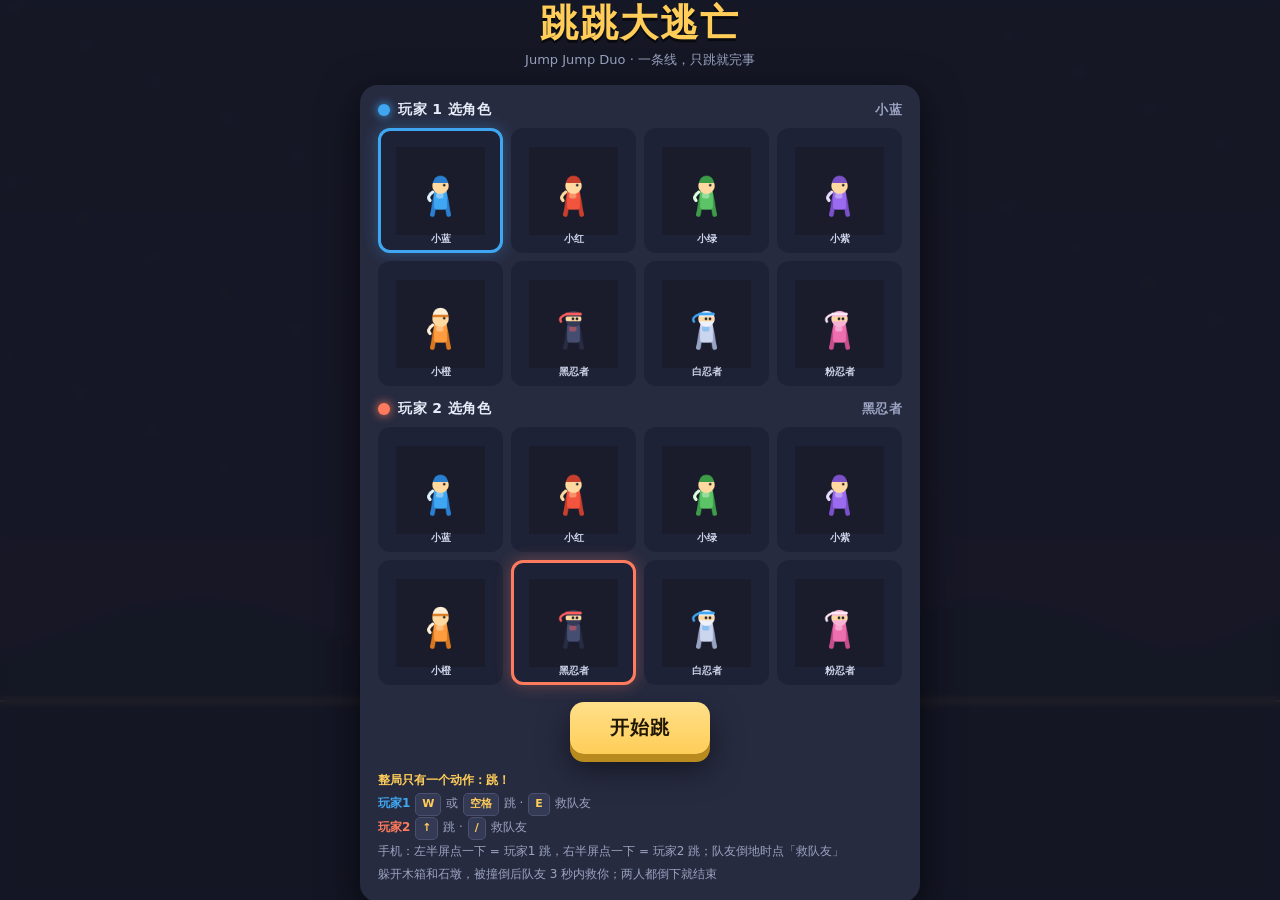
<file: spike-runner/index.html>
<!DOCTYPE html>
<html lang="zh-CN">
<head>
<meta charset="UTF-8">
<meta name="viewport" content="width=device-width, initial-scale=1.0, maximum-scale=1.0, user-scalable=no">
<title>跳跳大逃亡 · 双人版 Jump Jump Duo</title>
<style>
  :root {
    --bg: #1a1c2c; --panel: #272b40; --accent: #ffcd58; --text: #e8ecf8; --sub: #9aa3c0;
    --p1: #3fa7f2; --p2: #ff7b5d;
  }
  * { margin: 0; padding: 0; box-sizing: border-box; -webkit-tap-highlight-color: transparent; }
  html, body {
    width: 100%; height: 100%; background: var(--bg);
    font-family: "Segoe UI", "Microsoft YaHei", system-ui, sans-serif;
    color: var(--text); overflow: hidden; touch-action: manipulation;
    user-select: none; -webkit-user-select: none;
  }
  #app { position: relative; width: 100%; height: 100%; }
  canvas { display: block; width: 100%; height: 100%; background: var(--bg); }

  .overlay {
    position: absolute; inset: 0; display: flex; flex-direction: column;
    align-items: center; justify-content: center; text-align: center; padding: 16px;
    background: rgba(18, 20, 32, 0.86); backdrop-filter: blur(3px); overflow-y: auto;
  }
  .hidden { display: none !important; }

  h1 { font-size: 38px; letter-spacing: 2px; margin-bottom: 2px; color: var(--accent); text-shadow: 0 3px 0 #0008; }
  .subtitle { color: var(--sub); font-size: 13px; margin-bottom: 16px; }

  .panel {
    background: var(--panel); border-radius: 18px; padding: 16px 18px;
    width: min(560px, 95vw); box-shadow: 0 12px 40px #000a;
  }

  .pick-block { margin-bottom: 14px; }
  .pick-head { display: flex; align-items: center; gap: 8px; font-size: 14px; font-weight: 700; margin-bottom: 9px; letter-spacing: .5px; }
  .dot { width: 12px; height: 12px; border-radius: 50%; }
  .dot.p1 { background: var(--p1); box-shadow: 0 0 10px var(--p1); }
  .dot.p2 { background: var(--p2); box-shadow: 0 0 10px var(--p2); }
  .pick-name { color: var(--sub); font-weight: 600; margin-left: auto; font-size: 13px; }

  .char-grid { display: grid; grid-template-columns: repeat(4, 1fr); gap: 8px; }
  .char-card {
    position: relative; aspect-ratio: 1; border-radius: 12px; cursor: pointer;
    border: 3px solid transparent; background: #1e2236;
    display: flex; align-items: center; justify-content: center;
    transition: transform .1s, border-color .1s;
  }
  .char-card:hover { transform: translateY(-3px); }
  .char-card.sel.p1sel { border-color: var(--p1); box-shadow: 0 0 16px #3fa7f255; }
  .char-card.sel.p2sel { border-color: var(--p2); box-shadow: 0 0 16px #ff7b5d55; }
  .char-card canvas { width: 74%; height: 74%; }
  .char-name { position: absolute; bottom: 4px; left: 0; right: 0; font-size: 10px; color: #cdd4ea; font-weight: 600; }

  .btn {
    display: inline-block; border: none; cursor: pointer; font-family: inherit;
    font-weight: 700; letter-spacing: 1px; padding: 13px 40px; font-size: 19px;
    border-radius: 14px; color: #201703; background: linear-gradient(180deg, #ffe08a, #ffcd58);
    box-shadow: 0 8px 0 #b98a1e, 0 14px 30px #0008; transition: transform .1s, box-shadow .1s; margin: 3px;
  }
  .btn:active { transform: translateY(5px); box-shadow: 0 3px 0 #b98a1e, 0 8px 16px #0008; }
  .btn.ghost { background: #343a54; color: #e8ecf8; box-shadow: 0 8px 0 #20243a; }

  .score-big { font-size: 56px; font-weight: 800; color: var(--accent); line-height: 1; margin: 4px 0 2px; text-shadow: 0 3px 0 #0008; }
  .score-label { color: var(--sub); font-size: 13px; margin-bottom: 12px; }
  .best { color: #7fd97f; font-weight: 700; margin-bottom: 14px; font-size: 15px; }
  .best.new { animation: pop .5s ease; }
  @keyframes pop { 0%{transform:scale(1)} 40%{transform:scale(1.25)} 100%{transform:scale(1)} }
  .stat-row { display: flex; justify-content: center; gap: 26px; margin-bottom: 14px; }
  .stat { font-size: 14px; color: var(--sub); }
  .stat b { display: block; font-size: 26px; color: var(--text); margin-top: 2px; }

  .howto { margin-top: 12px; font-size: 12px; color: var(--sub); line-height: 1.9; text-align: left; }
  .key { display: inline-block; padding: 0 6px; margin: 0 1px; border-radius: 5px; background: #343a54;
         color: #ffcd58; font-weight: 700; border: 1px solid #4a5170; font-size: 11px; }
  .tag1 { color: var(--p1); font-weight: 700; }
  .tag2 { color: var(--p2); font-weight: 700; }
  .big-jump { color: var(--accent); font-weight: 700; }

  .rescue-btn {
    position: absolute; bottom: 11%; padding: 15px 22px; border: none; border-radius: 16px;
    font-family: inherit; font-weight: 800; font-size: 17px; color: #fff; cursor: pointer;
    animation: pulse .55s infinite alternate; z-index: 5;
  }
  .rescue-btn.p1 { left: 5%; background: linear-gradient(180deg,#4fb4f8,#2b7fd0); box-shadow: 0 0 22px #3fa7f2aa; }
  .rescue-btn.p2 { right: 5%; background: linear-gradient(180deg,#ff9878,#d9522d); box-shadow: 0 0 22px #ff7b5daa; }
  @keyframes pulse { from { transform: scale(1); } to { transform: scale(1.08); } }

  .hud-note { position: absolute; top: 12px; left: 50%; transform: translateX(-50%);
              font-size: 13px; color: #6f7894; letter-spacing: 1px; pointer-events: none; }
</style>
</head>
<body>
<div id="app">
  <canvas id="game"></canvas>
  <div class="hud-note" id="hudNote"></div>
  <button class="rescue-btn p1 hidden" id="rescue1">救队友</button>
  <button class="rescue-btn p2 hidden" id="rescue2">救队友</button>

  <div class="overlay" id="menuScreen">
    <h1>跳跳大逃亡</h1>
    <div class="subtitle">Jump Jump Duo · 一条线，只跳就完事</div>
    <div class="panel">
      <div class="pick-block">
        <div class="pick-head"><span class="dot p1"></span>玩家 1 选角色<span class="pick-name" id="p1name"></span></div>
        <div class="char-grid" id="grid1"></div>
      </div>
      <div class="pick-block">
        <div class="pick-head"><span class="dot p2"></span>玩家 2 选角色<span class="pick-name" id="p2name"></span></div>
        <div class="char-grid" id="grid2"></div>
      </div>
      <button class="btn" id="startBtn">开始跳</button>
      <div class="howto">
        <span class="big-jump">整局只有一个动作：跳！</span><br>
        <span class="tag1">玩家1</span> <span class="key">W</span> 或 <span class="key">空格</span> 跳 · <span class="key">E</span> 救队友<br>
        <span class="tag2">玩家2</span> <span class="key">↑</span> 跳 · <span class="key">/</span> 救队友<br>
        手机：左半屏点一下 = 玩家1 跳，右半屏点一下 = 玩家2 跳；队友倒地时点「救队友」<br>
        躲开木箱和石墩，被撞倒后队友 3 秒内救你；两人都倒下就结束
      </div>
    </div>
  </div>

  <div class="overlay hidden" id="endScreen">
    <h1>两人都倒下了</h1>
    <div class="subtitle" id="endSub"></div>
    <div class="panel">
      <div class="score-label">一起跑了</div>
      <div class="score-big" id="endScore">0</div>
      <div class="best" id="endBest">最高分 0</div>
      <div class="stat-row">
        <div class="stat"><span id="s1name">玩家1</span><b id="s1rescue">0</b>救人次数</div>
        <div class="stat"><span id="s2name">玩家2</span><b id="s2rescue">0</b>救人次数</div>
      </div>
      <button class="btn" id="restartBtn">再来一次</button>
      <button class="btn ghost" id="menuBtn">换角色</button>
    </div>
  </div>
</div>

<script>
"use strict";
(function () {
  // ============ 角色清单（8 个：彩色 + 忍者） ============
  const CHARS = [
    { id: "blue",   name: "小蓝",   skin: "#ffd9a0", body: "#3fa7f2", dark: "#2b7fd0", accent: "#dff3ff", hat: "none" },
    { id: "red",    name: "小红",   skin: "#ffd9a0", body: "#f2543d", dark: "#c8402d", accent: "#ffd9a0", hat: "none" },
    { id: "green",  name: "小绿",   skin: "#ffd9a0", body: "#5ac466", dark: "#3d9c48", accent: "#e0ffdf", hat: "none" },
    { id: "purple", name: "小紫",   skin: "#ffd9a0", body: "#9b6cf0", dark: "#7b50c8", accent: "#e8dcff", hat: "none" },
    { id: "orange", name: "小橙",   skin: "#ffd9a0", body: "#ff9c3f", dark: "#d9771f", accent: "#fff0d6", hat: "beanie" },
    { id: "ninjaK", name: "黑忍者", skin: "#ffd9a0", mask: "#343b56", body: "#454d70", dark: "#262c42", accent: "#ff5d5d", hat: "ninja" },
    { id: "ninjaW", name: "白忍者", skin: "#ffd9a0", mask: "#eef1fa", body: "#ccd5ee", dark: "#98a3c4", accent: "#3fa7f2", hat: "ninja" },
    { id: "ninjaP", name: "粉忍者", skin: "#ffd9a0", mask: "#f7b3d6", body: "#ee6fb0", dark: "#c74d8c", accent: "#ffe6f4", hat: "ninja" },
  ];

  // ============ 画布 ============
  const canvas = document.getElementById("game");
  const ctx = canvas.getContext("2d");
  let W = 0, H = 0, DPR = Math.min(window.devicePixelRatio || 1, 2);
  let GROUND_Y = 0;

  function resize() {
    W = canvas.clientWidth || window.innerWidth;
    H = canvas.clientHeight || window.innerHeight;
    canvas.width = Math.round(W * DPR);
    canvas.height = Math.round(H * DPR);
    ctx.setTransform(DPR, 0, 0, DPR, 0, 0);
    GROUND_Y = Math.round(H * 0.78);
    if (p1) { p1.x = W * 0.20; p2.x = W * 0.30; }
  }

  // ============ 状态 ============
  const M = { MENU: 0, PLAY: 1, OVER: 2 };
  let mode = M.MENU;
  let p1Idx = 0, p2Idx = 5;   // 默认：小蓝 + 黑忍者
  let best = parseInt(localStorage.getItem("spikeRunnerDuoBest") || "0", 10);

  // ============ 音效 ============
  let AC = null;
  function audio() {
    if (!AC) { try { AC = new (window.AudioContext || window.webkitAudioContext)(); } catch (e) {} }
    return AC;
  }
  function beep(freq, dur, type, vol) {
    const ac = audio(); if (!ac) return;
    try {
      const o = ac.createOscillator(), g = ac.createGain();
      o.type = type || "square"; o.frequency.value = freq;
      g.gain.setValueAtTime(vol || 0.07, ac.currentTime);
      g.gain.exponentialRampToValueAtTime(0.0001, ac.currentTime + dur);
      o.connect(g); g.connect(ac.destination);
      o.start(); o.stop(ac.currentTime + dur);
    } catch (e) {}
  }
  const sfx = {
    jump:   () => beep(440, 0.11, "square", 0.05),
    hurt:   () => beep(260, 0.18, "sawtooth", 0.08),
    rescue: () => { beep(520, 0.09, "square", 0.07); setTimeout(() => beep(780, 0.14, "square", 0.07), 80); },
    out:    () => beep(120, 0.32, "sawtooth", 0.09),
    over:   () => { beep(300, 0.2, "sawtooth", 0.09); setTimeout(() => beep(150, 0.35, "sawtooth", 0.09), 130); },
  };

  // ============ 实体 ============
  let p1, p2, players, obstacles, particles;
  let speed, distance, spawnTimer, shake, flash;

  function makePlayer(idx) {
    return {
      idx,
      x: idx === 0 ? W * 0.20 : W * 0.30,
      y: GROUND_Y, vy: 0,
      w: 32, h: 52,
      grounded: true, runT: idx * 1.7,
      down: false, out: false, rescueT: 0, invuln: 0, rescueCd: 0, rescues: 0,
    };
  }

  function resetGame() {
    p1 = makePlayer(0); p2 = makePlayer(1);
    players = [p1, p2];
    obstacles = []; particles = [];
    speed = 5.0; distance = 0;
    spawnTimer = 1.2;          // 开局给 1.2 秒缓冲
    shake = 0; flash = 0;
    updateRescueBtns();
  }

  // ---- 节奏参数（按「秒」计间距，保证任何速度下都跳得过来） ----
  const TUNE = {
    GRAV: 0.62, JUMP_V: 11.8,     // 跳跃：最高约 118px，滞空约 0.63s
    MAX_OBSTACLE: 66,             // 最高的木箱堆
    speedAt: (d) => Math.min(5.0 + d / 3200, 11),
    gapSecAt: (d) => Math.max(1.0, 1.6 - d / 9000),
  };

  // ============ 障碍（全部是「跳过去」的：木箱 / 石墩 / 木箱堆） ============
  function rnd(a, b) { return a + Math.random() * (b - a); }

  function spawnObstacle() {
    const roll = Math.random();
    if (roll < 0.45) {
      // 木箱：最普通
      const s = rnd(32, 40);
      obstacles.push(mkObs("crate", s, s));
    } else if (roll < 0.75) {
      // 石墩：矮而宽
      obstacles.push(mkObs("stone", rnd(46, 58), rnd(24, 32)));
    } else {
      // 木箱堆：高一点，要跳得早
      obstacles.push(mkObs("stack", 34, rnd(56, 66)));
    }
  }

  function mkObs(type, w, h) {
    return { type, x: W + 40, y: GROUND_Y, w, h };
  }

  // ============ 玩家动作（只有跳！） ============
  function jump(p) {
    if (!p || p.down || p.out || mode !== M.PLAY) return;
    if (p.grounded) { p.vy = -11.8; p.grounded = false; sfx.jump(); }
  }

  // 救助：施救者活着 -> 拉起倒地的队友
  function rescue(healerIdx) {
    if (mode !== M.PLAY) return;
    const healer = players[healerIdx], mate = players[1 - healerIdx];
    if (healer.down || healer.out || healer.rescueCd > 0) return;
    if (!mate.down || mate.out) return;
    mate.down = false; mate.rescueT = 0; mate.invuln = 1.6;
    mate.y = GROUND_Y; mate.vy = 0; mate.grounded = true;
    healer.rescues++; healer.rescueCd = 0.9;
    for (let i = 0; i < 18; i++) {
      const a = (i / 18) * Math.PI * 2;
      particles.push({ x: mate.x, y: GROUND_Y - 26, vx: Math.cos(a) * 3.2, vy: Math.sin(a) * 3.2 - 1,
                       s: 4, life: 26, maxLife: 26, color: "#7fd97f" });
    }
    sfx.rescue();
    updateRescueBtns();
  }

  // ============ 输入：键盘（只有跳 + 救） ============
  window.addEventListener("keydown", (e) => {
    if (e.repeat) return;
    const c = e.code;
    if (c === "Space" || c === "KeyW") { e.preventDefault(); jump(p1); }
    else if (c === "ArrowUp") { e.preventDefault(); jump(p2); }
    else if (c === "KeyE") { e.preventDefault(); rescue(0); }
    else if (c === "Slash" || c === "Numpad0" || c === "ShiftRight") { e.preventDefault(); rescue(1); }
    else if (c === "Enter") { e.preventDefault(); if (mode === M.MENU || mode === M.OVER) startGame(); }
  });

  // ============ 输入：触摸 / 鼠标（左半屏=P1，右半屏=P2，点一下就跳） ============
  function tapPlayer(clientX) { jump(players[clientX < W / 2 ? 0 : 1]); }

  canvas.addEventListener("touchstart", (e) => {
    e.preventDefault();
    if (audio() && AC.state === "suspended") AC.resume();
    for (const t of e.changedTouches) tapPlayer(t.clientX);
  }, { passive: false });
  // 触摸时避免页面滚动 / 缩放
  canvas.addEventListener("touchmove", (e) => e.preventDefault(), { passive: false });
  canvas.addEventListener("contextmenu", (e) => e.preventDefault());
  canvas.addEventListener("mousedown", (e) => { tapPlayer(e.clientX); });

  // ============ 菜单 ============
  const grid1 = document.getElementById("grid1"), grid2 = document.getElementById("grid2");
  const menuScreen = document.getElementById("menuScreen"), endScreen = document.getElementById("endScreen");
  const hudNote = document.getElementById("hudNote");
  const rescueBtns = [document.getElementById("rescue1"), document.getElementById("rescue2")];

  function buildGrid(container, which) {
    container.innerHTML = "";
    CHARS.forEach((c, i) => {
      const card = document.createElement("div");
      const sel = (which === 1 ? p1Idx : p2Idx) === i;
      card.className = "char-card" + (sel ? " sel " + (which === 1 ? "p1sel" : "p2sel") : "");
      const cv = document.createElement("canvas");
      cv.width = 120; cv.height = 120;
      drawHero(cv.getContext("2d"), c, 60, 94, 52, 0.9, 1);
      const nm = document.createElement("div");
      nm.className = "char-name"; nm.textContent = c.name;
      card.appendChild(cv); card.appendChild(nm);
      card.addEventListener("click", () => {
        if (which === 1) p1Idx = i; else p2Idx = i;
        buildGrid(grid1, 1); buildGrid(grid2, 2); updateNames();
      });
      container.appendChild(card);
    });
  }
  function updateNames() {
    document.getElementById("p1name").textContent = CHARS[p1Idx].name;
    document.getElementById("p2name").textContent = CHARS[p2Idx].name;
  }

  document.getElementById("startBtn").addEventListener("click", startGame);
  document.getElementById("restartBtn").addEventListener("click", startGame);
  document.getElementById("menuBtn").addEventListener("click", () => {
    mode = M.MENU; endScreen.classList.add("hidden"); menuScreen.classList.remove("hidden");
    hideRescueBtns();
  });
  rescueBtns[0].addEventListener("click", (e) => { e.stopPropagation(); rescue(0); });
  rescueBtns[1].addEventListener("click", (e) => { e.stopPropagation(); rescue(1); });

  function startGame() {
    if (audio() && AC.state === "suspended") AC.resume();
    mode = M.PLAY;
    menuScreen.classList.add("hidden"); endScreen.classList.add("hidden");
    hideRescueBtns();
    hudNote.textContent = CHARS[p1Idx].name + "  和  " + CHARS[p2Idx].name + "  开始跳！";
    setTimeout(() => { if (mode === M.PLAY) hudNote.textContent = ""; }, 1600);
    resetGame();
  }

  function gameOver() {
    mode = M.OVER; sfx.over(); shake = 16; flash = 1;
    const sc = Math.floor(distance / 8);
    let newBest = false;
    if (sc > best) { best = sc; newBest = true; localStorage.setItem("spikeRunnerDuoBest", String(best)); }
    document.getElementById("endScore").textContent = sc;
    document.getElementById("endSub").textContent = "一起跳了 " + sc + " 米";
    const eb = document.getElementById("endBest");
    eb.textContent = "最高分 " + best; eb.classList.toggle("new", newBest);
    document.getElementById("s1name").textContent = CHARS[p1Idx].name;
    document.getElementById("s2name").textContent = CHARS[p2Idx].name;
    document.getElementById("s1rescue").textContent = p1.rescues;
    document.getElementById("s2rescue").textContent = p2.rescues;
    hideRescueBtns();
    setTimeout(() => { if (mode === M.OVER) endScreen.classList.remove("hidden"); }, 500);
  }

  function updateRescueBtns() {
    if (mode !== M.PLAY || !p1 || !p2) { hideRescueBtns(); return; }
    rescueBtns[0].classList.toggle("hidden", !(!p1.down && !p1.out && p2.down && !p2.out));
    rescueBtns[1].classList.toggle("hidden", !(!p2.down && !p2.out && p1.down && !p1.out));
  }
  function hideRescueBtns() { rescueBtns[0].classList.add("hidden"); rescueBtns[1].classList.add("hidden"); }

  // ============ 碰撞 ============
  function playerBox(p) { return { x: p.x - p.w / 2, y: p.y - p.h, w: p.w, h: p.h }; }
  function obBox(o) { return { x: o.x - o.w / 2, y: o.y - o.h, w: o.w, h: o.h }; }
  function hit(a, b) { return a.x < b.x + b.w && a.x + a.w > b.x && a.y < b.y + b.h && a.y + a.h > b.y; }

  function knockDown(p) {
    p.down = true; p.rescueT = 3.0; p.vy = 0;
    sfx.hurt(); shake = 12; flash = 0.7;
    for (let i = 0; i < 14; i++) {
      particles.push({ x: p.x, y: GROUND_Y - 30, vx: rnd(-4, 4), vy: rnd(-6, -1),
                       s: 5, life: 28, maxLife: 28, color: "#d9b98a" });
    }
    updateRescueBtns();
  }

  // ============ 更新 ============
  function update(dt) {
    if (mode !== M.PLAY) return;
    const T = dt;

    speed = TUNE.speedAt(distance);
    distance += speed * T;

    // 按时间计间距：不管跑多快，两个障碍之间都留出够跳一次的时间
    spawnTimer -= 0.01667 * T;
    if (spawnTimer <= 0) {
      spawnObstacle();
      spawnTimer = TUNE.gapSecAt(distance) * rnd(0.92, 1.22);
    }

    for (const p of players) {
      if (p.rescueCd > 0) p.rescueCd -= 0.016 * T;
      if (p.invuln > 0) p.invuln -= 0.016 * T;
      if (p.out) continue;
      if (p.down) {
        p.rescueT -= 0.016 * T;
        if (p.rescueT <= 0) {
          p.out = true; p.down = false; sfx.out();
          for (let i = 0; i < 20; i++) {
            particles.push({ x: p.x, y: GROUND_Y - 30, vx: rnd(-5, 5), vy: rnd(-7, -2),
                             s: 4, life: 34, maxLife: 34, color: "#8a8fb0" });
          }
          updateRescueBtns();
        }
        continue;
      }
      p.grounded = false;
      p.vy += 0.62 * T;
      p.y += p.vy * T;
      if (p.y >= GROUND_Y) { p.y = GROUND_Y; p.vy = 0; p.grounded = true; }
      p.runT += 0.16 * T;
    }

    for (const o of obstacles) {
      o.x -= speed * T;
      const bb = obBox(o), S = 4;
      for (const p of players) {
        if (p.down || p.out || p.invuln > 0) continue;
        const pb = playerBox(p);
        const a = { x: pb.x + S, y: pb.y + S, w: pb.w - S * 2, h: pb.h - S * 2 };
        const b = { x: bb.x + S, y: bb.y + S, w: bb.w - S * 2, h: bb.h - S * 2 };
        if (hit(a, b)) { knockDown(p); break; }
      }
    }
    obstacles = obstacles.filter(o => o.x + o.w / 2 > -60);

    for (const pt of particles) { pt.x += pt.vx * T; pt.y += pt.vy * T; pt.vy += 0.3 * T; pt.life -= T; }
    particles = particles.filter(pt => pt.life > 0);

    if (shake > 0) shake *= 0.88;
    if (flash > 0) flash *= 0.92;

    if (players.every(p => p.out)) gameOver();
  }

  // ============ 绘制：角色 ============
  function drawHero(c, ch, cx, footY, h, runT, alpha) {
    const body = ch.body, dark = ch.dark, accent = ch.accent;
    const ninja = ch.hat === "ninja";
    const headColor = ninja ? (ch.mask || "#343b56") : ch.skin;
    const bodyH = h * 0.5;
    const headR = h * 0.21;
    const headY = footY - h + headR;
    const bodyTop = headY + headR * 0.6;
    const baseA = (alpha == null) ? 1 : alpha;

    c.save();
    c.lineJoin = "round";
    c.globalAlpha = baseA;

    // 腿（跑动交替）
    const sw = Math.sin(runT) * h * 0.14;
    c.strokeStyle = dark; c.lineWidth = h * 0.12; c.lineCap = "round";
    c.beginPath(); c.moveTo(cx - h * 0.1, bodyTop); c.lineTo(cx - h * 0.1 - sw, footY - 2); c.stroke();
    c.beginPath(); c.moveTo(cx + h * 0.1, bodyTop); c.lineTo(cx + h * 0.1 + sw, footY - 2); c.stroke();

    // 身体
    const bw = h * 0.34;
    c.fillStyle = body;
    c.beginPath(); c.roundRect(cx - bw / 2, bodyTop, bw, bodyH, h * 0.08); c.fill();
    c.globalAlpha = baseA * 0.45;
    c.fillStyle = accent;
    c.beginPath(); c.roundRect(cx - bw / 2 + 3, bodyTop + 3, bw - 8, bodyH * 0.3, 3); c.fill();
    c.globalAlpha = baseA;

    // 头
    c.fillStyle = headColor;
    c.beginPath(); c.arc(cx, headY, headR, 0, Math.PI * 2); c.fill();

    if (ninja) {
      c.fillStyle = ch.skin;
      c.beginPath(); c.roundRect(cx - headR * 0.95, headY - headR * 0.3, headR * 1.9, headR * 0.6, headR * 0.2); c.fill();
      c.fillStyle = "#20242f";
      c.beginPath(); c.arc(cx + headR * 0.42, headY, headR * 0.17, 0, Math.PI * 2); c.fill();
      c.beginPath(); c.arc(cx - headR * 0.06, headY, headR * 0.17, 0, Math.PI * 2); c.fill();
      c.fillStyle = accent;
      c.beginPath(); c.roundRect(cx - headR * 1.02, headY - headR * 0.76, headR * 2.04, headR * 0.34, 2); c.fill();
      c.strokeStyle = accent; c.lineWidth = h * 0.06; c.lineCap = "round";
      c.beginPath();
      c.moveTo(cx - headR * 0.9, headY - headR * 0.58);
      c.quadraticCurveTo(cx - headR * 1.7 - Math.sin(runT) * 3, headY - headR * 0.15, cx - headR * 1.55, headY + headR * 0.35);
      c.stroke();
    } else {
      c.fillStyle = "#20242f";
      c.beginPath(); c.arc(cx + headR * 0.45, headY - headR * 0.08, headR * 0.16, 0, Math.PI * 2); c.fill();
      if (ch.hat === "beanie") {
        c.fillStyle = accent;
        c.beginPath(); c.arc(cx, headY - headR * 0.45, headR * 0.95, Math.PI, 0); c.fill();
        c.fillStyle = dark; c.fillRect(cx - headR, headY - headR * 0.5, headR * 2, headR * 0.28);
        c.fillStyle = accent;
        c.beginPath(); c.arc(cx, headY - headR * 0.95, headR * 0.16, 0, Math.PI * 2); c.fill();
      } else {
        c.fillStyle = dark;
        c.beginPath(); c.arc(cx, headY - headR * 0.35, headR * 0.92, Math.PI, 0); c.fill();
      }
      c.strokeStyle = accent; c.lineWidth = h * 0.08;
      c.beginPath();
      c.moveTo(cx - bw * 0.6, bodyTop + 2);
      c.quadraticCurveTo(cx - bw * 0.9 - Math.sin(runT) * 4, bodyTop + h * 0.16, cx - bw * 0.8, bodyTop + h * 0.26);
      c.stroke();
    }

    c.restore();
  }

  // ============ 绘制：障碍（木箱 / 石墩，圆润不吓人） ============
  function drawCrate(x, y, w, h) {
    ctx.save();
    ctx.translate(x, y - h / 2);
    const r = Math.min(6, w * 0.18);
    ctx.fillStyle = "#d99a55"; ctx.strokeStyle = "#9a6528"; ctx.lineWidth = 3;
    ctx.beginPath(); ctx.roundRect(-w / 2, -h / 2, w, h, r); ctx.fill(); ctx.stroke();
    // 木纹十字
    ctx.strokeStyle = "#9a6528"; ctx.lineWidth = 2.5;
    ctx.beginPath(); ctx.moveTo(-w / 2 + 5, -h / 2 + 5); ctx.lineTo(w / 2 - 5, h / 2 - 5); ctx.stroke();
    ctx.beginPath(); ctx.moveTo(w / 2 - 5, -h / 2 + 5); ctx.lineTo(-w / 2 + 5, h / 2 - 5); ctx.stroke();
    // 高光
    ctx.fillStyle = "#ffd9a8"; ctx.globalAlpha = 0.5;
    ctx.beginPath(); ctx.roundRect(-w / 2 + 5, -h / 2 + 5, w - 12, h * 0.2, 3); ctx.fill();
    ctx.restore();
  }

  function drawStone(x, y, w, h) {
    ctx.save();
    ctx.translate(x, y - h / 2);
    const r = Math.min(h * 0.45, w * 0.4);
    ctx.fillStyle = "#a9b2c7"; ctx.strokeStyle = "#6d748d"; ctx.lineWidth = 3;
    ctx.beginPath(); ctx.roundRect(-w / 2, -h / 2, w, h, r); ctx.fill(); ctx.stroke();
    // 石纹
    ctx.fillStyle = "#8b93a9";
    ctx.beginPath(); ctx.arc(-w * 0.16, -h * 0.02, Math.max(2, h * 0.1), 0, Math.PI * 2); ctx.fill();
    ctx.beginPath(); ctx.arc(w * 0.2, h * 0.1, Math.max(2, h * 0.08), 0, Math.PI * 2); ctx.fill();
    // 高光
    ctx.fillStyle = "#dfe5f2"; ctx.globalAlpha = 0.55;
    ctx.beginPath(); ctx.roundRect(-w / 2 + 6, -h / 2 + 4, w - 14, h * 0.24, 3); ctx.fill();
    ctx.restore();
  }

  function drawObstacle(o) {
    if (o.type === "crate") drawCrate(o.x, o.y, o.w, o.h);
    else if (o.type === "stone") drawStone(o.x, o.y, o.w, o.h);
    else { // stack：两只木箱叠起来
      const each = o.h / 2;
      drawCrate(o.x, o.y, o.w, each);
      drawCrate(o.x, o.y - each, o.w, each);
    }
  }

  // ============ 绘制：背景 / 玩家 / HUD ============
  function drawBackground() {
    const g = ctx.createLinearGradient(0, 0, 0, H);
    g.addColorStop(0, "#2a2f4a"); g.addColorStop(0.7, "#3a2f52"); g.addColorStop(1, "#1a1c2c");
    ctx.fillStyle = g; ctx.fillRect(0, 0, W, H);

    for (let i = 0; i < 40; i++) {
      const sx = (i * 71 + 13) % W, sy = (i * 37 + 7) % (GROUND_Y * 0.7);
      ctx.globalAlpha = (0.4 + 0.6 * Math.abs(Math.sin(Date.now() / 1200 + i))) * 0.7;
      ctx.fillStyle = "#ffffff";
      ctx.fillRect(sx, sy, 2, 2);
    }
    ctx.globalAlpha = 1;

    ctx.fillStyle = "#262a44";
    ctx.beginPath(); ctx.moveTo(0, GROUND_Y);
    for (let x = 0; x <= W; x += 40) ctx.lineTo(x, GROUND_Y - 40 - Math.abs(Math.sin(x * 0.008 + distance * 0.0005)) * 60);
    ctx.lineTo(W, GROUND_Y); ctx.closePath(); ctx.fill();

    // 一条跑道线
    ctx.fillStyle = "#232741"; ctx.fillRect(0, GROUND_Y, W, H - GROUND_Y);
    ctx.strokeStyle = "#3a3f63"; ctx.lineWidth = 2;
    const off = (distance * 1.0) % 44;
    for (let x = -off; x < W; x += 44) { ctx.beginPath(); ctx.moveTo(x, GROUND_Y + 6); ctx.lineTo(x + 16, GROUND_Y + 6); ctx.stroke(); }
    ctx.fillStyle = "#ffcd58"; ctx.fillRect(0, GROUND_Y - 2, W, 2);
  }

  function drawPlayer(p) {
    if (!p || p.out) return;
    const ch = CHARS[p.idx === 0 ? p1Idx : p2Idx];
    if (p.down) {
      const blink = 0.35 + 0.65 * Math.abs(Math.sin(Date.now() / 150));
      ctx.save();
      ctx.translate(p.x, GROUND_Y);
      ctx.rotate(-Math.PI / 2 * 0.82);
      drawHero(ctx, ch, 0, 0, p.h, 0, blink);
      ctx.restore();
      const t = Math.max(p.rescueT, 0) / 3.0;
      ctx.save();
      ctx.strokeStyle = "#2b2f45"; ctx.lineWidth = 5;
      ctx.beginPath(); ctx.arc(p.x, GROUND_Y - p.h - 22, 14, 0, Math.PI * 2); ctx.stroke();
      ctx.strokeStyle = "#7fd97f"; ctx.lineWidth = 5; ctx.lineCap = "round";
      ctx.beginPath(); ctx.arc(p.x, GROUND_Y - p.h - 22, 14, -Math.PI / 2, -Math.PI / 2 + Math.PI * 2 * t); ctx.stroke();
      ctx.restore();
      ctx.save();
      ctx.font = "700 13px 'Microsoft YaHei',sans-serif"; ctx.textAlign = "center";
      ctx.fillStyle = "#7fd97f"; ctx.fillText("快救我 " + p.rescueT.toFixed(1), p.x, GROUND_Y - p.h - 42);
      ctx.restore();
    } else {
      const alpha = p.invuln > 0 ? (0.45 + 0.55 * Math.abs(Math.sin(Date.now() / 90))) : 1;
      drawHero(ctx, ch, p.x, p.y, p.h, p.runT, alpha);
    }
  }

  function drawHUD() {
    if (mode !== M.PLAY) return;
    const sc = Math.floor(distance / 8);
    ctx.save();
    ctx.textAlign = "left";
    ctx.font = "800 34px 'Segoe UI','Microsoft YaHei',sans-serif";
    ctx.fillStyle = "#0008"; ctx.fillText(sc, 22, 50);
    ctx.fillStyle = "#ffcd58"; ctx.fillText(sc, 20, 48);
    ctx.font = "600 13px 'Microsoft YaHei',sans-serif";
    ctx.fillStyle = "#9aa3c0";
    ctx.fillText("米", 20 + ctx.measureText(String(sc)).width + 26, 48);

    const rows = [
      { p: p1, ch: CHARS[p1Idx], color: "#3fa7f2", label: "P1" },
      { p: p2, ch: CHARS[p2Idx], color: "#ff7b5d", label: "P2" },
    ];
    rows.forEach((r, i) => {
      const y = 78 + i * 26;
      ctx.fillStyle = r.color; ctx.beginPath(); ctx.arc(22, y - 5, 6, 0, Math.PI * 2); ctx.fill();
      ctx.font = "700 14px 'Microsoft YaHei',sans-serif"; ctx.fillStyle = "#cdd4ea";
      ctx.fillText(r.label + " " + r.ch.name, 36, y);
      let st = "在跳", c = "#7fd97f";
      if (r.p.out) { st = "出局"; c = "#8a8fb0"; }
      else if (r.p.down) { st = "被撞倒 " + r.p.rescueT.toFixed(1) + "s"; c = "#ff7b7b"; }
      ctx.fillStyle = c;
      ctx.fillText(st, 132, y);
      ctx.fillStyle = "#6f7894";
      ctx.fillText("救 " + r.p.rescues, 236, y);
    });
    ctx.restore();
  }

  function draw() {
    ctx.clearRect(0, 0, W, H);
    ctx.save();
    if (shake > 0.4) ctx.translate((Math.random() - 0.5) * shake, (Math.random() - 0.5) * shake);
    drawBackground();
    for (const o of obstacles) drawObstacle(o);
    if (mode !== M.MENU) { drawPlayer(p1); drawPlayer(p2); }
    for (const pt of particles) {
      ctx.globalAlpha = Math.max(0, pt.life / pt.maxLife);
      ctx.fillStyle = pt.color;
      ctx.fillRect(pt.x - pt.s / 2, pt.y - pt.s / 2, pt.s, pt.s);
    }
    ctx.globalAlpha = 1;
    ctx.restore();

    if (flash > 0.02) { ctx.fillStyle = "rgba(255,255,255," + flash.toFixed(3) + ")"; ctx.fillRect(0, 0, W, H); }
    drawHUD();
  }

  // ============ 主循环（异常保护） ============
  let last = 0;
  function frame(t) {
    try {
      const dt = Math.min((t - last) / 16.67 || 1, 3);
      last = t;
      update(dt);
      draw();
    } catch (err) {
      console.error("frame error:", err);
    } finally {
      requestAnimationFrame(frame);
    }
  }

  // roundRect 兜底
  if (!CanvasRenderingContext2D.prototype.roundRect) {
    CanvasRenderingContext2D.prototype.roundRect = function (x, y, w, h, r) {
      r = Math.min(r, w / 2, h / 2);
      this.moveTo(x + r, y);
      this.arcTo(x + w, y, x + w, y + h, r);
      this.arcTo(x + w, y + h, x, y + h, r);
      this.arcTo(x, y + h, x, y, r);
      this.arcTo(x, y, x + w, y, r);
      this.closePath();
      return this;
    };
  }

  // ============ 启动 ============
  window.addEventListener("resize", resize);
  resize();
  buildGrid(grid1, 1); buildGrid(grid2, 2); updateNames();
  resetGame();
  // 供无头测试校验节奏平衡（对游戏本身无影响）
  window.__spikeTuning = TUNE;
  requestAnimationFrame(frame);
})();
</script>
</body>
</html>
</file>
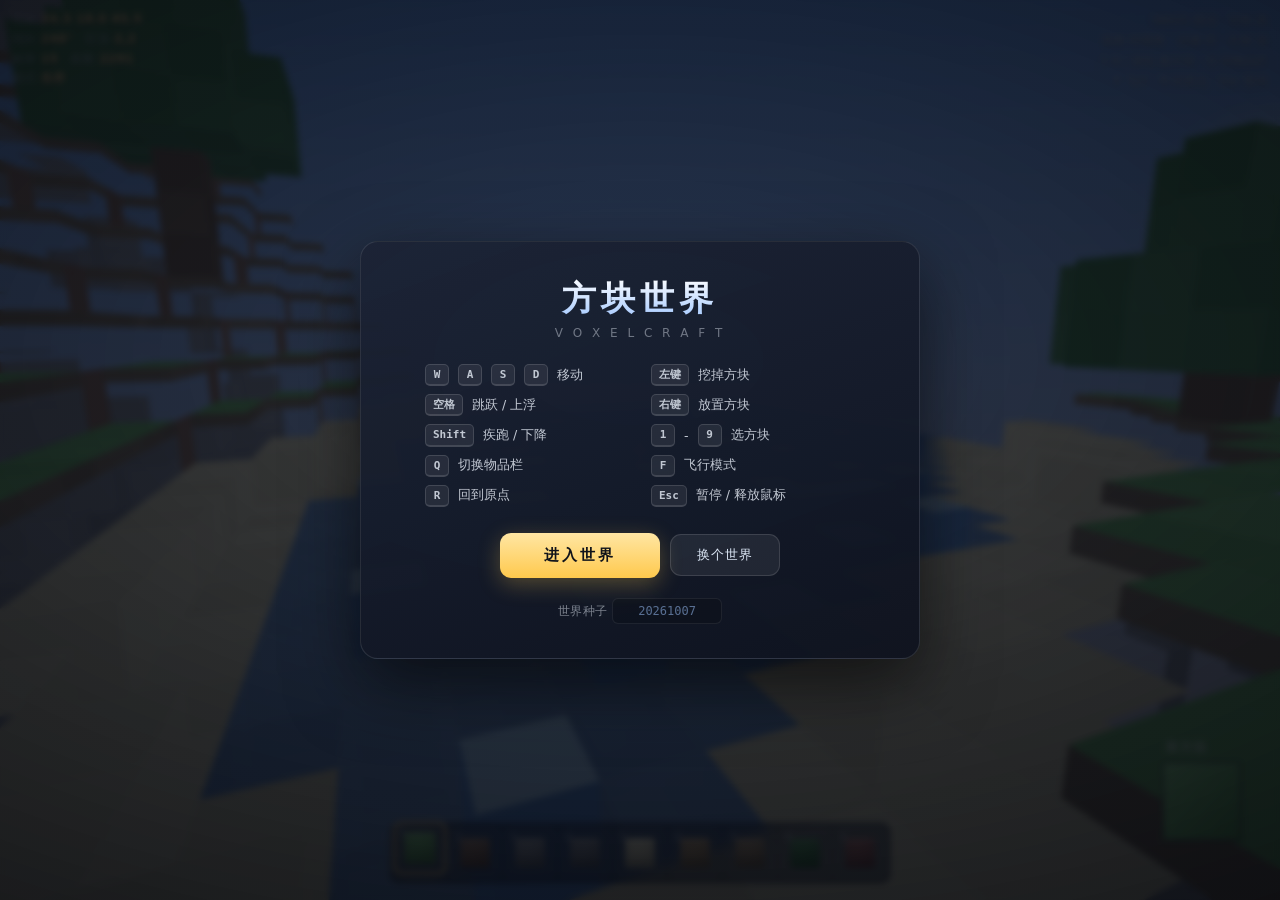
<file: voxelcraft/index.html>
<!DOCTYPE html>
<html lang="zh-CN">
<head>
<meta charset="UTF-8">
<meta name="viewport" content="width=device-width,initial-scale=1,maximum-scale=1,user-scalable=no">
<title>方块世界 · VOXELCRAFT</title>
<style>
  *{margin:0;padding:0;box-sizing:border-box}
  html,body{width:100%;height:100%;overflow:hidden;background:#0a0d14;
    font-family:-apple-system,"PingFang SC","Microsoft YaHei",system-ui,sans-serif;
    color:#e8eef7;-webkit-user-select:none;user-select:none;-webkit-tap-highlight-color:transparent}
  #c{position:fixed;inset:0;width:100%;height:100%;display:block;cursor:crosshair;touch-action:none}
  #ui{position:fixed;inset:0;pointer-events:none;z-index:10}

  /* ----------准星 ---------- */
  #cross{position:absolute;left:50%;top:50%;width:22px;height:22px;margin:-11px 0 0 -11px;opacity:.85}
  #cross::before,#cross::after{content:"";position:absolute;background:#fff;
    box-shadow:0 0 3px rgba(0,0,0,.9);mix-blend-mode:difference}
  #cross::before{left:10px;top:0;width:2px;height:22px}
  #cross::after{left:0;top:10px;width:22px;height:2px}

  /* ---------- HUD ---------- */
  #hud{position:absolute;left:12px;top:10px;font-size:12px;line-height:1.65;
    text-shadow:0 1px 3px rgba(0,0,0,.95);letter-spacing:.3px}
  #hud b{color:#ffd479;font-weight:600}
  #hud .k{opacity:.55}

  #tip{position:absolute;right:12px;top:10px;font-size:12px;line-height:1.7;text-align:right;
    text-shadow:0 1px 3px rgba(0,0,0,.95);opacity:.72}

  /* ---------- 物品栏 ---------- */
  #bar{position:absolute;left:50%;bottom:16px;transform:translateX(-50%);
    display:flex;gap:5px;padding:5px;border-radius:10px;
    background:rgba(12,16,24,.55);border:1px solid rgba(255,255,255,.10);
    backdrop-filter:blur(6px);-webkit-backdrop-filter:blur(6px)}
  .slot{position:relative;width:50px;height:50px;border-radius:7px;background:rgba(255,255,255,.05);
    border:2px solid rgba(255,255,255,.07);display:flex;align-items:center;justify-content:center;
    transition:transform .12s,border-color .12s,background .12s}
  .slot.on{border-color:#ffd479;background:rgba(255,212,121,.14);transform:translateY(-5px) scale(1.06);
    box-shadow:0 4px 16px rgba(255,212,121,.22)}
  .slot .num{position:absolute;left:3px;top:2px;font-size:10px;opacity:.4;font-weight:600}
  .slot .ico{width:30px;height:30px;border-radius:3px;
    box-shadow:inset 0 -8px 12px rgba(0,0,0,.30),inset 0 3px 5px rgba(255,255,255,.22)}
  #barname{position:absolute;left:50%;bottom:76px;transform:translateX(-50%);
    font-size:13px;letter-spacing:1px;text-shadow:0 1px 4px #000;opacity:0;transition:opacity .3s;white-space:nowrap}
  #barname.show{opacity:.95}

  /* ---------- 覆盖层 ---------- */
  #veil{position:absolute;inset:0;display:flex;align-items:center;justify-content:center;
    background:radial-gradient(120% 90% at 50% 40%,rgba(12,18,32,.72),rgba(4,6,11,.94));
    pointer-events:auto;backdrop-filter:blur(3px);-webkit-backdrop-filter:blur(3px)}
  #veil.hide{display:none}
  .panel{width:min(560px,92vw);padding:34px 38px;border-radius:18px;text-align:center;
    background:linear-gradient(160deg,rgba(28,36,54,.92),rgba(14,19,30,.94));
    border:1px solid rgba(255,255,255,.10);box-shadow:0 24px 70px rgba(0,0,0,.6)}
  .panel h1{font-size:34px;letter-spacing:5px;margin-bottom:4px;
    background:linear-gradient(180deg,#fff,#9fc6ff);-webkit-background-clip:text;background-clip:text;
    -webkit-text-fill-color:transparent;font-weight:800}
  .panel h2{font-size:12px;font-weight:400;letter-spacing:3px;opacity:.42;margin-bottom:24px}
  .keys{display:grid;grid-template-columns:repeat(2,1fr);gap:8px 22px;margin:0 auto 26px;
    font-size:12.5px;text-align:left;max-width:430px}
  .keys div{display:flex;align-items:center;gap:9px;opacity:.82}
  kbd{min-width:24px;padding:3px 7px;border-radius:5px;background:rgba(255,255,255,.09);
    border:1px solid rgba(255,255,255,.16);border-bottom-width:2px;font:600 11px/1.2 ui-monospace,monospace;
    text-align:center;flex:none}
  .btn{pointer-events:auto;display:inline-block;padding:13px 44px;border-radius:11px;border:0;cursor:pointer;
    font-size:15px;font-weight:700;letter-spacing:3px;color:#10131a;
    background:linear-gradient(180deg,#ffe6a3,#ffc94d);box-shadow:0 6px 22px rgba(255,201,77,.28);
    transition:transform .12s,box-shadow .12s}
  .btn:hover{transform:translateY(-2px);box-shadow:0 10px 30px rgba(255,201,77,.42)}
  .btn:active{transform:translateY(0)}
  .btn.ghost{background:rgba(255,255,255,.07);color:#dbe6f5;font-weight:500;letter-spacing:1px;
    box-shadow:none;border:1px solid rgba(255,255,255,.12);padding:11px 26px;font-size:13px}
  .row{display:flex;gap:10px;justify-content:center;align-items:center;flex-wrap:wrap}
  .seedbox{margin-top:20px;font-size:11.5px;opacity:.5;letter-spacing:.5px}
  .seedbox input{width:110px;padding:5px 9px;border-radius:6px;border:1px solid rgba(255,255,255,.14);
    background:rgba(0,0,0,.3);color:#9fc6ff;font:12px ui-monospace,monospace;text-align:center;outline:none}
  #toast{position:absolute;left:50%;top:64px;transform:translateX(-50%);padding:9px 20px;border-radius:9px;
    background:rgba(10,14,22,.86);border:1px solid rgba(255,255,255,.12);font-size:12.5px;
    opacity:0;transition:opacity .35s;letter-spacing:.5px}
  #toast.show{opacity:1}

  /* ---------- 触屏 ---------- */
  #touch{position:absolute;inset:0;display:none}
  #stick{position:absolute;left:26px;bottom:104px;width:112px;height:112px;border-radius:50%;
    background:rgba(255,255,255,.06);border:1.5px solid rgba(255,255,255,.13)}
  #nub{position:absolute;left:50%;top:50%;width:48px;height:48px;margin:-24px 0 0 -24px;border-radius:50%;
    background:rgba(255,255,255,.20);border:1.5px solid rgba(255,255,255,.3)}
  .tbtn{position:absolute;right:24px;width:64px;height:64px;border-radius:50%;display:flex;
    align-items:center;justify-content:center;font-size:11px;letter-spacing:1px;
    background:rgba(255,255,255,.08);border:1.5px solid rgba(255,255,255,.16)}
  #tbJump{bottom:150px}#tbFly{bottom:78px;right:100px;width:54px;height:54px;font-size:10px}
  #tbBrk{bottom:78px}
  @media (hover:none) and (pointer:coarse){ #touch{display:block} #tip{display:none} }
</style>
</head>
<body>
<canvas id="c"></canvas>

<div id="ui">
  <div id="cross"></div>

  <div id="hud">
    <div><span class="k">坐标</span> <b id="hPos">0 0 0</b></div>
    <div><span class="k">朝向</span> <b id="hDir">0°</b> &nbsp; <span class="k">区块</span> <b id="hChunk">0,0</b></div>
    <div><span class="k">帧率</span> <b id="hFps">60</b> &nbsp; <span class="k">面数</span> <b id="hFace">0</b></div>
    <div><span class="k">模式</span> <b id="hMode">生存</b></div>
  </div>

  <div id="tip">
    WASD 移动 · 空格 跳<br>
    鼠标 转视角 · 左键 挖 · 右键 放<br>
    1-9 / 滚轮 换方块 · Q 切物品栏<br>
    F 飞行 · R 回原点 · Esc 暂停
  </div>

  <div id="barname"></div>
  <div id="bar"></div>

  <div id="touch">
    <div id="stick"><div id="nub"></div></div>
    <div class="tbtn" id="tbJump">跳</div>
    <div class="tbtn" id="tbBrk">挖</div>
    <div class="tbtn" id="tbFly">飞行</div>
  </div>

  <div id="toast"></div>

  <div id="veil">
    <div class="panel">
      <h1>方块世界</h1>
      <h2>V O X E L C R A F T</h2>
      <div class="keys">
        <div><kbd>W</kbd><kbd>A</kbd><kbd>S</kbd><kbd>D</kbd> 移动</div>
        <div><kbd>左键</kbd> 挖掉方块</div>
        <div><kbd>空格</kbd> 跳跃 / 上浮</div>
        <div><kbd>右键</kbd> 放置方块</div>
        <div><kbd>Shift</kbd> 疾跑 / 下降</div>
        <div><kbd>1</kbd>-<kbd>9</kbd> 选方块</div>
        <div><kbd>Q</kbd> 切换物品栏</div>
        <div><kbd>F</kbd> 飞行模式</div>
        <div><kbd>R</kbd> 回到原点</div>
        <div><kbd>Esc</kbd> 暂停 / 释放鼠标</div>
      </div>
      <div class="row">
        <button class="btn" id="btnPlay">进入世界</button>
        <button class="btn ghost" id="btnNew">换个世界</button>
      </div>
      <div class="seedbox">世界种子 <input id="seedIn" value="20261007" spellcheck="false"></div>
    </div>
  </div>
</div>

<script>
"use strict";
/* ============================================================
   方块世界 VOXELCRAFT —— 纯 Canvas 2D 软件渲染的体素沙盒
   无任何依赖，单文件，双击即玩
   ============================================================ */

/* ---------------- 1. 常量 ---------------- */
const SX = 64, SY = 56, SZ = 64;          // 世界尺寸（格）
const CH = 16;                              // 区块边长（格）
const NCX = SX / CH, NCZ = SZ / CH;         // 区块数
const SEA = 15;                             // 海平面
const DAY_LEN = 600;                        // 一整天秒数

const AIR = 0, GRASS = 1, DIRT = 2, STONE = 3, SAND = 4, WATER = 5,
      WOOD = 6, LEAF = 7, PLANK = 8, BRICK = 9, COBBLE = 10,
      GLOW = 11, OBSID = 12, SNOW = 13, ICE = 14;

/* 每种方块：名称、顶/侧/底颜色、自发光 */
const BLOCKS = [];
function def(id, name, top, side, bottom, opt) {
  BLOCKS[id] = Object.assign({ id, name, top, side, bottom,
    opaque: true, cullSame: false, glow: false, alpha: 1 }, opt || {});
}
def(AIR,   '空气',   [0,0,0],        [0,0,0],        [0,0,0],        { opaque:false });
def(GRASS, '草方块', [104,178,84],    [122,100,68],    [122,100,68],    { split:true });
def(DIRT,  '泥土',   [134,96,67],    [134,96,67],    [134,96,67]);
def(STONE, '石头',   [128,128,130],  [128,128,130],  [128,128,130]);
def(SAND,  '沙子',   [222,210,166],  [222,210,166],  [222,210,166]);
def(WATER, '水',     [56,112,196],   [56,112,196],   [56,112,196],
    { opaque:false, cullSame:true, alpha:0.70 });
def(WOOD,  '原木',   [158,126,82],   [104,78,48],    [158,126,82]);
def(LEAF,  '树叶',   [62,126,54],    [56,112,48],    [52,100,44],    { cullSame:true });
def(PLANK, '木板',   [168,132,80],   [160,124,74],   [160,124,74]);
def(BRICK, '红砖',   [156,84,68],    [150,80,64],    [150,80,64]);
def(COBBLE,'圆石',   [116,116,118],  [110,110,112],  [110,110,112]);
def(GLOW,  '萤石',   [255,216,128],  [255,210,120],  [255,206,116],  { glow:true });
def(OBSID, '黑曜石', [46,40,74],     [40,35,66],     [40,35,66]);
def(SNOW,  '雪块',   [238,244,250],  [226,234,244],  [214,226,240]);
def(ICE,   '冰',     [166,206,238],  [156,198,234],  [148,192,230],  { alpha:0.78, cullSame:true });

/* 物品栏调色板（Q 键循环窗口，可覆盖全部方块） */
const PALETTE = [GRASS, DIRT, STONE, COBBLE, SAND, PLANK, WOOD, LEAF, BRICK,
                 GLOW, OBSID, SNOW, ICE, WATER];

/* ---------------- 2. 工具 ---------------- */
const clamp = (v,a,b) => v<a?a:v>b?b:v;
const lerp  = (a,b,t) => a+(b-a)*t;
const smooth= t => t*t*(3-2*t);
function hsh(x,y,z,s){
  let h = Math.imul(x|0, 374761393) ^ Math.imul(y|0, 668265263) ^
          Math.imul(z|0, 1274126177) ^ Math.imul(s|0, 2246822519);
  h = Math.imul(h ^ (h>>>13), 1274126177);
  return ((h ^ (h>>>16))>>>0) / 4294967296;
}
function n2(x,y,s){
  const xi=Math.floor(x), yi=Math.floor(y), xf=x-xi, yf=y-yi;
  const u=smooth(xf), v=smooth(yf);
  const a=hsh(xi,yi,0,s),   b=hsh(xi+1,yi,0,s);
  const c=hsh(xi,yi+1,0,s), d=hsh(xi+1,yi+1,0,s);
  return lerp(lerp(a,b,u), lerp(c,d,u), v);
}
function n3(x,y,z,s){
  const xi=Math.floor(x), yi=Math.floor(y), zi=Math.floor(z);
  const xf=x-xi, yf=y-yi, zf=z-zi;
  const u=smooth(xf), v=smooth(yf), w=smooth(zf);
  const c000=hsh(xi,yi,zi,s),     c100=hsh(xi+1,yi,zi,s);
  const c010=hsh(xi,yi+1,zi,s),   c110=hsh(xi+1,yi+1,zi,s);
  const c001=hsh(xi,yi,zi+1,s),   c101=hsh(xi+1,yi,zi+1,s);
  const c011=hsh(xi,yi+1,zi+1,s), c111=hsh(xi+1,yi+1,zi+1,s);
  return lerp(
    lerp(lerp(c000,c100,u), lerp(c010,c110,u), v),
    lerp(lerp(c001,c101,u), lerp(c011,c111,u), v), w);
}
function fbm2(x,y,oct,s){ let a=0,amp=.5,f=1,tot=0;
  for(let i=0;i<oct;i++){ a+=n2(x*f,y*f,s+i*97)*amp; tot+=amp; f*=2; amp*=.5; } return a/tot; }
function fbm3(x,y,z,oct,s){ let a=0,amp=.5,f=1,tot=0;
  for(let i=0;i<oct;i++){ a+=n3(x*f,y*f,z*f,s+i*131)*amp; tot+=amp; f*=2; amp*=.5; } return a/tot; }

/* ---------------- 3. 体素存储 ---------------- */
const vox = new Uint8Array(SX*SY*SZ);
const vidx = (x,y,z) => (y*SZ + z)*SX + x;
function getV(x,y,z){
  if(x<0||z<0||y<0||x>=SX||z>=SZ||y>=SY) return AIR;
  return vox[(y*SZ + z)*SX + x];
}
function setV(x,y,z,id){
  if(x<0||z<0||y<0||x>=SX||z>=SZ||y>=SY) return;
  vox[(y*SZ + z)*SX + x] = id;
}

/* ---------------- 4. 世界生成 ---------------- */
let SEED = 20261007;

/* fbm2 多倍频平均后集中在 0.35~0.65，不会跑满 0~1。
   所以先把它重映射到 0~1，再按目标基线铺开，保证既有海也有山。 */
function ridge(x,y,hs){
  const raw = fbm2(x*0.011, y*0.011, 5, hs);          // ≈0.35~0.65
  return clamp((raw-0.36)/0.28, 0, 1);               // → 0~1
}
function genWorld(seed){
  SEED = seed|0;
  vox.fill(AIR);
  const hs = (SEED % 1000) * 7919;

  /* --- 高度图 + 洞穴 --- */
  for(let z=0; z<SZ; z++) for(let x=0; x<SX; x++){
    const cont   = ridge(x, z, hs);
    const hill   = fbm2(x*0.045+40, z*0.045+40, 3, hs+11);
    const mtnMsk = smooth(clamp((fbm2(x*0.006+90, z*0.006+90, 2, hs+23)-0.52)/0.13, 0, 1));
    /* 基线 SEA-7 + 大陆度*16 + 丘陵；山脉只在中高大陆度上叠加 */
    let h = (SEA - 7) + cont*16 + (hill-0.5)*4.5 + mtnMsk*mtnMsk*20;
    h = Math.floor(clamp(h, 3, SY-14));

    for(let y=0; y<=h; y++){
      let id;
      if(y===0) id = STONE;
      else if(y > h-4) id = (h <= SEA+1) ? SAND : DIRT;
      else id = STONE;

      /* 洞穴：3D 噪声隧道，只在地表下4格以上 */
      if(y > 4 && y < h-4){
        const t = fbm3(x*0.085, y*0.13, z*0.085, 3, hs+57);
        const t2= fbm3(x*0.045+30, y*0.06, z*0.045+30, 2, hs+71);
        if(Math.abs(t-0.5) < 0.038 && t2 > 0.44) continue;
      }
      setV(x,y,z,id);
    }

    /* 表层：雪线 / 裸岩 / 草 / 沙，随高度与坡度变化 */
    const steep = Math.abs(fbm2(x*0.045+40, z*0.045+40, 3, hs+11)
                  - fbm2((x+1)*0.045+40, z*0.045+40, 3, hs+11)) > 0.055;
    if(h >= 33){
      setV(x,h,z, SNOW); if(h>1) setV(x,h-1,z,DIRT);
    } else if(h >= 26 || steep){
      setV(x,h,z, STONE);
    } else if(h > SEA+1){
      setV(x,h,z, GRASS);
    } else {
      setV(x,h,z, SAND);
    }

    /* 海水与冰 */
    for(let y=h+1; y<=SEA; y++){
      const icy = hsh(x,z,7,hs+5) > 0.965;
      setV(x,y,z, (icy && y===SEA) ? ICE : WATER);
    }
    /* 海底铺沙 */
    if(h < SEA) for(let y=Math.max(0,h-2); y<h; y++) setV(x,y,z,SAND);
  }

  /* --- 矿脉：石头里的圆石/萤石 --- */
  for(let z=0; z<SZ; z++) for(let x=0; x<SX; x++) for(let y=1; y<Math.min(SY,26); y++){
    if(getV(x,y,z)!==STONE) continue;
    const r = hsh(x,y,z,3,hs+301);
    if(r > 0.988) setV(x,y,z, GLOW);
    else if(r > 0.972) setV(x,y,z, COBBLE);
  }

  /* --- 树：草地上按 4x4 网格随机，密度随海拔递减 --- */
  for(let cz=1; cz<Math.ceil(SZ/4); cz++) for(let cx=1; cx<Math.ceil(SX/4); cx++){
    if(hsh(cx,cz,9,hs+777) > 0.62) continue;              // 约 62% 的格子种树
    const x = cx*4 + Math.floor(hsh(cx,cz,3,hs+31)*4);
    const z = cz*4 + Math.floor(hsh(cx,cz,4,hs+37)*4);
    if(x<3||z<3||x>=SX-3||z>=SZ-3) continue;
    const h = topH(x,z);
    if(h <= SEA+1 || h >= 30) continue;                   // 太高(雪线)或太低(水边)不种
    if(getV(x,h,z)!==GRASS) continue;
    const th = 4 + Math.floor(hsh(x,z,2,hs+999)*3);       // 4~6
    /* 树冠要有空间 */
    let free = true;
    for(let dy=th-2; dy<=th+1; dy++) for(let dz=-2; dz<=2; dz++) for(let dx=-2; dx<=2; dx++){
      if(dx*dx+dz*dz>5) continue;
      if(getV(x+dx,h+dy,z+dz)!==AIR){ free=false; break; }
    }
    if(!free) continue;
    for(let i=1;i<=th;i++) setV(x,h+i,z,WOOD);
    for(let dy=th-2; dy<=th+1; dy++){
      const rr = (dy<=th-1) ? 2 : 1;
      for(let dz=-rr; dz<=rr; dz++) for(let dx=-rr; dx<=rr; dx++){
        if(dx===0&&dz===0&&dy<=th) continue;
        if(Math.abs(dx)===rr && Math.abs(dz)===rr && (rr===2 || hsh(x+dx,z+dz,dy,hs+5)>0.5)) continue;
        setV(x+dx,h+dy,z+dz,LEAF);
      }
    }
    setV(x,h+th+1,z,LEAF);
  }

  /* 河面薄冰点缀 */
  for(let z=0;z<SZ;z++) for(let x=0;x<SX;x++){
    const h=topH(x,z);
    if(h<SEA && getV(x,SEA,z)===WATER && hsh(x,z,4,hs+1212)>0.94) setV(x,SEA,z,ICE);
  }

  buildAllChunks();
}

function topH(x,z){
  for(let y=SY-1;y>=0;y--){ const v=getV(x,y,z); if(v!==AIR&&v!==WATER) return y; }
  return 0;
}

/* ---------------- 5. 区块网格 ---------------- */
/* 面数据 18 float/面：12 顶点 + 3 颜色 + 3 法线 */
const F_DIR = [
  { n:[ 1, 0, 0], s:0.76, c:[[1,0,0],[1,1,0],[1,1,1],[1,0,1]] },
  { n:[-1, 0, 0], s:0.76, c:[[0,0,0],[0,0,1],[0,1,1],[0,1,0]] },
  { n:[ 0, 1, 0], s:1.00, c:[[0,1,0],[0,1,1],[1,1,1],[1,1,0]] },
  { n:[ 0,-1, 0], s:0.50, c:[[0,0,0],[1,0,0],[1,0,1],[0,0,1]] },
  { n:[ 0, 0, 1], s:0.90, c:[[0,0,1],[1,0,1],[1,1,1],[0,1,1]] },
  { n:[ 0, 0,-1], s:0.62, c:[[0,0,0],[0,1,0],[1,1,0],[1,0,0]] },
];
const F_OFF = [[1,0,0],[-1,0,0],[0,1,0],[0,-1,0],[0,0,1],[0,0,-1]];

const chunks = [];   // {op:Float32Array, tr:Float32Array}
for(let i=0;i<NCX*NCZ;i++) chunks.push({op:null, tr:null});
const dirty = new Set();

/* ---------- 区块面数据布局 ----------
   每面 STRIDE 个 float：
     [0..11]  4 个顶点 × (x,y,z)
     [12..23] 4 个顶点 × (r,g,b)   —— 每顶点一份颜色，便于后续做顶点光照
     [24..26] 面法线 (nx,ny,nz)
   注意：颜色是「每顶点一份」4 组共 12 个，不是 3 个。 */
const FSTRIDE = 27;

function pushQuad(arr, x,y,z, f, r,g,b){
  const c = F_DIR[f].c;
  for(let i=0;i<4;i++) arr.push(x+c[i][0], y+c[i][1], z+c[i][2]);
  for(let i=0;i<4;i++) arr.push(r,g,b);
  const n = F_DIR[f].n;
  arr.push(n[0],n[1],n[2]);
}
/* 草方块侧面拆成「绿条 + 泥土」两段，做出经典纹理感 */
function pushGrassSide(arr, x,y,z, f, r,g,b){
  const c = F_DIR[f].c, n = F_DIR[f].n;
  for(let i=0;i<4;i++){
    const yy = c[i][1]===0 ? 0.76 : c[i][1];     // 下半截抬到 0.76，形成绿边
    arr.push(x+c[i][0], y+yy, z+c[i][2]);
  }
  for(let i=0;i<4;i++) arr.push(r,g,b);
  arr.push(n[0],n[1],n[2]);
}

function buildChunk(cx,cz){
  const op = [], tr = [];
  const x0 = cx*CH, z0 = cz*CH;
  for(let y=0;y<SY;y++) for(let z=z0;z<z0+CH;z++) for(let x=x0;x<x0+CH;x++){
    const id = vox[(y*SZ + z)*SX + x];
    if(id===AIR) continue;
    const B = BLOCKS[id];
    for(let f=0;f<6;f++){
      const o = F_OFF[f];
      const nb = getV(x+o[0], y+o[1], z+o[2]);
      if(nb===AIR){}
      else if(nb===id && B.cullSame) continue;
      else if(B.opaque && BLOCKS[nb].opaque) continue;
      else if(!B.opaque && !BLOCKS[nb].opaque && nb===id) continue;

      const col = f===2 ? B.top : f===3 ? B.bottom : B.side;
      let r=col[0], g=col[1], b=col[2];
      /* 每格微随机色差，消掉大面积死板 */
      const j = (hsh(x,y,z,f,5)-0.5)*16;
      r+=j; g+=j; b+=j;
      const dst = B.opaque ? op : tr;
      if(id===GRASS && f!==2 && f!==3 && B.split) pushGrassSide(dst,x,y,z,f,r,g,b);
      else pushQuad(dst,x,y,z,f,r,g,b);
    }
  }
  const i = cz*NCX + cx;
  chunks[i].op = op.length ? new Float32Array(op) : null;
  chunks[i].tr = tr.length ? new Float32Array(tr) : null;
}
function buildAllChunks(){ for(let cz=0;cz<NCZ;cz++) for(let cx=0;cx<NCX;cx++) buildChunk(cx,cz); dirty.clear(); }
function markDirty(x,z){
  const cx = Math.floor(x/CH), cz = Math.floor(z/CH);
  for(let dz=-1;dz<=1;dz++) for(let dx=-1;dx<=1;dx++){
    const a=cx+dx, b=cz+dz;
    if(a<0||b<0||a>=NCX||b>=NCZ) continue;
    dirty.add(b*NCX+a);
  }
}
function flushDirty(){
  if(!dirty.size) return;
  for(const i of dirty) buildChunk(i%NCX, (i/NCX)|0);
  dirty.clear();
}

/* ---------------- 6. 天空 / 昼夜 ---------------- */
const SKY = [
  { t:0.00, top:[6,9,20],   hor:[16,22,42],  fog:[18,26,46],  sun:[220,232,255], light:0.30, amb:0.10 },
  { t:0.19, top:[38,54,96], hor:[122,86,86],  fog:[92,74,84],  sun:[255,150,110], light:0.55, amb:0.10 },
  { t:0.26, top:[92,142,214],hor:[196,168,150],fog:[172,166,168],sun:[255,214,168], light:0.86, amb:0.04 },
  { t:0.50, top:[74,132,222],hor:[168,204,240],fog:[178,204,234],sun:[255,252,240], light:1.00, amb:0.00 },
  { t:0.74, top:[86,132,206],hor:[214,158,116],fog:[190,158,140],sun:[255,182,120], light:0.84, amb:0.04 },
  { t:0.81, top:[40,52,92], hor:[150,92,74],  fog:[104,78,80],  sun:[255,132,96],  light:0.50, amb:0.10 },
  { t:1.00, top:[6,9,20],   hor:[16,22,42],  fog:[18,26,46],  sun:[220,232,255], light:0.30, amb:0.10 },
];
function skyAt(p){
  let a=SKY[0], b=SKY[SKY.length-1];
  for(let i=0;i<SKY.length-1;i++) if(p>=SKY[i].t && p<=SKY[i+1].t){ a=SKY[i]; b=SKY[i+1]; break; }
  const t = b.t===a.t ? 0 : smooth(clamp((p-a.t)/(b.t-a.t),0,1));
  const mix = (u,v)=>[lerp(u[0],v[0],t), lerp(u[1],v[1],t), lerp(u[2],v[2],t)];
  return { top:mix(a.top,b.top), hor:mix(a.hor,b.hor), fog:mix(a.fog,b.fog),
           sun:mix(a.sun,b.sun), light:lerp(a.light,b.light,t), amb:lerp(a.amb,b.amb,t) };
}

/* ---------------- 7. 玩家 ---------------- */
const P = {
  x:0, y:0, z:0, vx:0, vy:0, vz:0,
  yaw:0, pitch:0,            // 弧度，yaw 绕 Y，pitch 抬头为正
  onGround:false, fly:false, sprint:false,
  hw:0.30, h:1.78, eye:1.62,
};
const GRAV = 26, JUMP = 8.1, WALK = 4.6, SPRINT = 7.4, FLY = 13, SWIM = 3.4;

/* 出生点：全图搜一个「靠海、地势平坦、视野开阔」的柱子。
   固定用世界中心会经常把人丢在山顶内陆，一睁眼全是山看不到海。 */
function spawnPoint(){
  let best = null, bestScore = -1e9;
  for(let z=4; z<SZ-4; z++) for(let x=4; x<SX-4; x++){
    const h = topH(x,z);
    if(getV(x,h,z)===WATER || getV(x,h,z)===ICE) continue;   // 不能泡在水里
    /* 附近 5x5 要平坦 */
    let flat = 0;
    for(let dz=-2; dz<=2; dz++) for(let dx=-2; dx<=2; dx++) flat += Math.abs(topH(x+dx,z+dz)-h);
    flat /= 25;
    /* 离海越近越好，但不能贴脸；也不能是雪线山顶 */
    let water = 99;
    for(let r=1; r<=24; r+=2){
      for(let a=0; a<8; a++){
        const ax = x + [1,-1,0,0,1,1,-1,-1][a]*r;
        const az = z + [0,0,1,-1,1,-1,1,-1][a]*r;
        if(getV(ax,topH(ax,az),az)===WATER || getV(ax,SEA,az)===WATER){ water = r; break; }
      }
      if(water < 99) break;
    }
    const coastal = 1/(1+Math.abs(water-4));      // 4 格 away 最理想
    const alt = 1 - clamp(Math.abs(h-(SEA+2))/12, 0, 1);  // 海拔贴近海平面最佳
    const score = coastal*60 + alt*40 - flat*30;
    if(score > bestScore){ bestScore = score; best = [x,h,z]; }
  }
  if(!best) best = [SX>>1, topH(SX>>1, SZ>>1), SZ>>1];
  P.x = best[0]+0.5; P.z = best[2]+0.5; P.y = best[1]+1.02;
  P.vx=P.vy=P.vz=0;
  /* 朝向海的方向：8 个方位里挑水最多的那个 */
  let bestYaw = -Math.PI*0.25, bd = -1;
  for(let a=0; a<16; a++){
    const yaw = a/16*Math.PI*2;
    const dx = Math.sin(yaw), dz = -Math.cos(yaw);
    let cnt = 0, d = 2;
    for(; d<=40; d+=2){
      const hx = Math.floor(P.x+dx*d), hz = Math.floor(P.z+dz*d);
      /* 该距离上的最高地表若是水就算看见海 */
      if(hx<0||hz<0||hx>=SX||hz>=SZ) break;
      let sawW = false;
      for(let y=SEA+1; y>SEA-6; y--) if(getV(hx,y,hz)===WATER || getV(hx,y,hz)===ICE){ sawW = true; break; }
      if(sawW) cnt++;
    }
    if(cnt > bd){ bd = cnt; bestYaw = yaw; }
    if(bd >= 8) break;
  }
  P.yaw = bestYaw; P.pitch = -0.18;        /* 略微俯视，一睁眼能看到地面和海 */
}
function inWater(){
  return getV(Math.floor(P.x), Math.floor(P.y+0.4), Math.floor(P.z)) === WATER;
}
function solidAt(x,y,z){
  const v = getV(Math.floor(x), Math.floor(y), Math.floor(z));
  return v!==AIR && BLOCKS[v].opaque;
}
/* ---------- 体素重叠检测：给定 AABB 是否与实心方块相交 ---------- */
function boxHit(x0,y0,z0, x1,y1,z1){
  const ax=Math.floor(x0), bx=Math.floor(x1);
  const ay=Math.floor(y0), by=Math.floor(y1);
  const az=Math.floor(z0), bz=Math.floor(z1);
  for(let y=ay;y<=by;y++) for(let z=az;z<=bz;z++) for(let x=ax;x<=bx;x++){
    if(solidAt(x+0.5,y+0.5,z+0.5)) return true;
  }
  return false;
}
/* AABB 的 x 范围 [x0,x1] */
const _a = new Float32Array(6);

function collide(nx,ny,nz){
  const r = P.hw, H_ = P.h;
  let onG = false;

  /* ---- X 轴：先试走，撞墙就把这一轴的目标位置贴到墙面 ---- */
  {
    const y0=ny, y1=ny+H_;
    const z0=P.z-r, z1=P.z+r;
    let tx = nx;
    if(boxHit(tx-r, y0, z0, tx-r, y1, z1)) tx = P.x;          // 撞 +X 墙
    else if(boxHit(tx+r, y0, z0, tx+r, y1, z1)) tx = P.x;     // 撞 -X 墙
    P.x = tx;
    P.vx = 0;
  }
  /* ---- Z 轴 ---- */
  {
    const y0=ny, y1=ny+H_;
    const x0=P.x-r, x1=P.x+r;
    let tz = nz;
    if(boxHit(x0, y0, tz+r, x1, y1, tz+r)) tz = P.z;
    else if(boxHit(x0, y0, tz-r, x1, y1, tz-r)) tz = P.z;
    P.z = tz;
    P.vz = 0;
  }
  /* ---- Y 轴 ---- */
  {
    const x0=P.x-r, x1=P.x+r, z0=P.z-r, z1=P.z+r;
    let ty = ny;
    /* 脚：只有向下或静止站立时才可能被地板托住 */
    if(boxHit(x0, ty, z0, x1, ty, z1)){
      ty = Math.floor(ny) + 1.002;
      onG = true;
      if(P.vy < 0) P.vy = 0;
    }
    /* 头 */
    if(boxHit(x0, ty+H_, z0, x1, ty+H_, z1)){
      ty = Math.floor(ny+H_) - H_ - 0.002;
      if(P.vy > 0) P.vy = 0;
    }
    P.y = ty;
  }

  /* ---- 自动上 1 格台阶：水平被挡但头顶空间够，就抬上去 ---- */
  if(!P.fly && (Math.abs(P.vx)+Math.abs(P.vz)) < 1e-6){
    const step = Math.floor(P.y) + 1.002;
    const headroom = step + H_;
    const needX = nx, needZ = nz;
    const r2 = P.hw + 0.02;
    if(Math.abs(needX-P.x) > 1e-5 || Math.abs(needZ-P.z) > 1e-5){
      const saveY = P.y;
      P.y = step;
      const bx0=needX-r2, bx1=needX+r2, bz0=needZ-r2, bz1=needZ+r2;
      const blocked = boxHit(bx0, step, bz0, bx1, headroom, bz1);
      P.y = saveY;
      /* 前方确实有 1 格高的墙，且抬腿后不撞头顶 → 上台阶 */
      if(!blocked && boxHit(P.x-r2, P.y, P.z-r2, P.x+r2, P.y+0.02, P.z+r2)){
        P.y = step; P.x = needX; P.z = needZ;
      }
    }
  }

  P.onGround = onG || boxHit(P.x-r, P.y-0.03, P.z-r, P.x+r, P.y, P.z+r);
  P.x = clamp(P.x, r, SX-r);
  P.z = clamp(P.z, r, SZ-r);
  P.y = clamp(P.y, 0, SY-P.h-0.01);
}

const keys = Object.create(null);
let jumpHeld = false;

function updatePlayer(dt){
  const water = inWater();
  /* ---- 朝向 ---- */
  const cy = Math.cos(P.yaw), sy = Math.sin(P.yaw);
  const cp = Math.cos(P.pitch), sp = Math.sin(P.pitch);
  const fwd = [ sy*cp,  sp, -cy*cp ];
  const right= [ cy,     0,   sy     ];

  let ix = (keys['KeyD']?1:0) - (keys['KeyA']?1:0) + stickX;
  let iz = (keys['KeyW']?1:0) - (keys['KeyS']?1:0) + stickY;
  const mag = Math.hypot(ix,iz);
  if(mag > 1){ ix/=mag; iz/=mag; }

  const speed = P.fly ? FLY : (water ? SWIM : (P.sprint ? SPRINT : WALK));
  const wishX = (right[0]*ix + fwd[0]*iz) * speed;
  const wishZ = (right[2]*ix + fwd[2]*iz) * speed;

  /* 水平：指数逼近，松手有惯性但很快停 */
  const acc = P.onGround||P.fly ? 14 : (water?7:4.2);
  P.vx += (wishX - P.vx) * Math.min(1, acc*dt);
  P.vz += (wishZ - P.vz) * Math.min(1, acc*dt);

  /* 垂直 */
  if(P.fly){
    let vy = 0;
    if(jumpHeld || keys['Space']) vy += FLY;
    if(keys['ShiftLeft']||keys['ShiftRight']) vy -= FLY;
    P.vy += (vy - P.vy) * Math.min(1, 14*dt);
  } else if(water){
    P.vy -= GRAV*0.28*dt;
    if(jumpHeld || keys['Space']) P.vy = Math.min(P.vy + 26*dt, 3.4);
    P.vy *= (1 - 2.2*dt);                        // 水阻力
    P.fall = 0;
  } else {
    P.vy -= GRAV*dt;
    if((jumpHeld || keys['Space']) && P.onGround){ P.vy = JUMP; P.onGround=false; }
  }

  const sub = 4, h = dt/sub;
  for(let i=0;i<sub;i++) collide(P.x + P.vx*h, P.y + P.vy*h, P.z + P.vz*h);

  /* 掉出世界 */
  if(P.y < -3){ spawnPoint(); toast('掉出世界了，已送回原点'); }
}

/* ---------------- 8. 射线拾取（DDA） ---------------- */
const REACH = 6.2;
let target = null;   // {x,y,z,nx,ny,nz}
function raycast(){
  target = null;
  const cy=Math.cos(P.yaw), sy=Math.sin(P.yaw), cp=Math.cos(P.pitch), sp=Math.sin(P.pitch);
  let dx=sy*cp, dy=sp, dz=-cy*cp;
  let x=Math.floor(P.x), y=Math.floor(P.y+P.eye-0.18), z=Math.floor(P.z);
  const stepX=dx>0?1:-1, stepY=dy>0?1:-1, stepZ=dz>0?1:-1;
  const tDX=Math.abs(dx)<1e-8?Infinity:Math.abs(1/dx);
  const tDY=Math.abs(dy)<1e-8?Infinity:Math.abs(1/dy);
  const tDZ=Math.abs(dz)<1e-8?Infinity:Math.abs(1/dz);
  let tMX=(dx>0?x+1-P.x:x-P.x)*tDX, tMY=(dy>0?y+1-P.y:y-P.y)*tDY, tMZ=(dz>0?z+1-P.z:z-P.z)*tDZ;
  let nx=0,ny=0,nz=0, t=0;
  for(let i=0;i<160;i++){
    const v = getV(x,y,z);
    if(v!==AIR && v!==WATER && !BLOCKS[v].glow){
      target = {x,y,z,nx,ny,nz}; return target;
    }
    if(tMX<tMY && tMX<tMZ){ x+=stepX; t=tMX; tMX+=tDX; nx=-stepX; ny=0; nz=0; }
    else if(tMY<tMZ){        y+=stepY; t=tMY; tMY+=tDY; nx=0; ny=-stepY; nz=0; }
    else{                    z+=stepZ; t=tMZ; tMZ+=tDZ; nx=0; ny=0; nz=-stepZ; }
    if(t>REACH) break;
  }
  return null;
}

/* ---------------- 9. 编辑 ---------------- */
const edits = new Map();
const ekey = (x,y,z)=> x+','+y+','+z;
let slot = 0, barOff = 0;
function curBlock(){ return PALETTE[(barOff + slot) % PALETTE.length]; }

function dig(){
  raycast();
  if(!target) return;
  const {x,y,z} = target;
  const v = getV(x,y,z);
  if(v===GRASS && chance(0.28)) setV(x,y,z,DIRT);   // 草方块挖掉表层变泥土
  else setV(x,y,z,AIR);
  edits.set(ekey(x,y,z), getV(x,y,z));
  markDirty(x,z); flushDirty(); save();
  spawnBits(x,y,z,BLOCKS[v].side);
}
function place(){
  if(!target) return;
  const {x,y,z,nx,ny,nz} = target;
  const px=x+nx, py=y+ny, pz=z+nz;
  if(px<0||pz<0||py<0||px>=SX||pz>=SZ||py>=SY) return;
  const exist = getV(px,py,pz);
  if(exist!==AIR && exist!==WATER) return;
  /* 不能放进自己身体 */
  const b = curBlock();
  if(BLOCKS[b].opaque &&
     px+1>P.x-P.hw && px<P.x+P.hw && pz+1>P.z-P.hw && pz<P.z+P.hw &&
     py+1>P.y     && py<P.y+P.h){
    toast('这里站着你呢'); return;
  }
  setV(px,py,pz,b);
  edits.set(ekey(px,py,pz), b);
  markDirty(px,pz); flushDirty(); save();
  barName(BLOCKS[b].name);
}
function chance(p){ return Math.random()<p; }

/* 破坏粒子 */
const bits = [];
function spawnBits(x,y,z,col){
  for(let i=0;i<9;i++){
    bits.push({ x:x+0.5+(Math.random()-.5)*.7, y:y+0.5+(Math.random()-.5)*.7, z:z+0.5+(Math.random()-.5)*.7,
      vx:(Math.random()-.5)*3, vy:Math.random()*4+1, vz:(Math.random()-.5)*3,
      r:col[0], g:col[1], b:col[2], life:0.7+Math.random()*0.4 });
  }
}
function updateBits(dt){
  for(let i=bits.length-1;i>=0;i--){
    const p = bits[i];
    p.vy -= 22*dt; p.x += p.vx*dt; p.y += p.vy*dt; p.z += p.vz*dt;
    if(getV(Math.floor(p.x),Math.floor(p.y),Math.floor(p.z))!==AIR) p.vy*=-0.32, p.vx*=0.6, p.vz*=0.6;
    p.life -= dt;
    if(p.life<=0) bits.splice(i,1);
  }
}

/* ---------------- 10. 渲染 ---------------- */
const cv = document.getElementById('c');
const ctx = cv.getContext('2d', { alpha:false });
let W=0, H=0, DPR=1, quality=0.9, FOC=70;

let time = 0, dayT = 0.28;     // 0..1，0.25=日出 0.5=正午
/* 云朵几何定义见下方 CLOUDS */
const STARS = [];
for(let i=0;i<220;i++) STARS.push({ a:Math.random()*Math.PI*2, e:0.08+Math.random()*1.32, m:0.4+Math.random()*1.6 });

const colorCache = new Map();
function css(r,g,b){
  r = r<0?0:r>255?255:r|0; g = g<0?0:g>255?255:g|0; b = b<0?0:b>255?255:b|0;
  const k = (r<<16)|(g<<8)|b;
  let s = colorCache.get(k);
  if(!s){ s = 'rgb('+r+','+g+','+b+')'; colorCache.set(k,s); }
  return s;
}

let vy0=0, vp0=0, last=performance.now(), fps=60;
let faceDrawn = 0;

function resize(){
  DPR = Math.min(window.devicePixelRatio||1, 2);
  const w = Math.max(320, Math.floor(innerWidth  * DPR * quality));
  const h = Math.max(240, Math.floor(innerHeight * DPR * quality));
  if(cv.width!==w||cv.height!==h){ cv.width=w; cv.height=h; }
  W = w; H = h;
  FOC = (H/2) / Math.tan(70*Math.PI/360);
}

function drawSky(sky){
  const g = ctx.createLinearGradient(0,0,0,H);
  g.addColorStop(0,   css(sky.top[0],sky.top[1],sky.top[2]));
  g.addColorStop(0.62,css(lerp(sky.top[0],sky.hor[0],.55), lerp(sky.top[1],sky.hor[1],.55), lerp(sky.top[2],sky.hor[2],.55)));
  g.addColorStop(1,   css(sky.hor[0],sky.hor[1],sky.hor[2]));
  ctx.fillStyle = g; ctx.fillRect(0,0,W,H);

  /* 星星 */
  const night = clamp(1 - (sky.light-0.30)/0.30, 0, 1);
  if(night > 0.02){
    ctx.fillStyle = 'rgba(255,255,255,'+(0.75*night).toFixed(3)+')';
    for(const s of STARS){
      const x = W*0.5 + Math.cos(s.a + dayT*Math.PI*2)*W*0.62;
      const y = H*0.42 - Math.sin(s.a + dayT*Math.PI*2)*H*0.44*s.e*0.8;
      if(x<0||x>W||y<0||y>H) continue;
      ctx.globalAlpha = clamp(night*s.m*0.5,0,1);
      ctx.fillRect(x,y,1.6,1.6);
    }
    ctx.globalAlpha = 1;
  }

  /* 太阳 / 月亮 */
  const sa = dayT*Math.PI*2 - Math.PI/2;
  const sunX = W*0.5 + Math.cos(sa)*W*0.56;
  const sunY = H*0.46 - Math.sin(sa)*H*0.46;
  if(sunY > -H*0.2){
    const isMoon = sky.light < 0.45;
    const r = isMoon ? 26 : 34;
    const rg = ctx.createRadialGradient(sunX,sunY,0,sunX,sunY,r*3.4);
    const cc = isMoon ? '190,205,235' : '255,238,190';
    rg.addColorStop(0,   'rgba('+cc+',0.95)');
    rg.addColorStop(0.16,'rgba('+cc+',0.55)');
    rg.addColorStop(1,   'rgba('+cc+',0)');
    ctx.fillStyle = rg;
    ctx.beginPath(); ctx.arc(sunX,sunY,r*3.4,0,7); ctx.fill();
    ctx.fillStyle = isMoon ? '#dfe8f5' : '#fffbe8';
    ctx.beginPath(); ctx.arc(sunX,sunY,r,0,7); ctx.fill();
    if(isMoon){ ctx.fillStyle='rgba(150,165,195,.45)';
      ctx.beginPath(); ctx.arc(sunX+r*0.32,sunY-r*0.24,r*0.30,0,7); ctx.fill(); }
  }
}

/* 云朵不走贴图，直接投影成几何面片（见 CLOUDS / pushQuad） */

function project(px,py,pz){
  const dx=px-P.x, dy=py-(P.y+P.eye), dz=pz-P.z;
  const cy=Math.cos(P.yaw), sy=Math.sin(P.yaw), cp=Math.cos(P.pitch), sp=Math.sin(P.pitch);
  const vz =  dx*sy*cp + dy*sp + dz*(-cy*cp);
  if(vz < 0.14) return null;
  const vx =  dx*cy + dz*sy;
  const vy = -dx*sy*sp + dy*cp + dz*cy*sp;
  return { x: W*0.5 + vx*FOC/vz, y: H*0.5 - vy*FOC/vz, z: vz };
}

function render(){
  const sky = skyAt(dayT);
  drawSky(sky);

  /* 渲染常量 */
  const fogC = sky.fog, amb = sky.amb, lit = sky.light;
  /* 雾：视距 62，雾从 42 才开始，51 全白。起步太早会把近处地形整个染蓝 */
  const FOG0 = 42, FOG1 = 58;
  const RANGE = 62;
  const NEAR = 0.14;

  /* 面收集：预分配池，零 GC 压力 */
  let n = 0;

  /* 每帧一次的相机基向量（避免每个顶点重复三角函数） */
  const _cy=Math.cos(P.yaw), _sy=Math.sin(P.yaw), _cp=Math.cos(P.pitch), _sp=Math.sin(P.pitch);
  const R0=_cy, R2=_sy, U0=-_sy*_sp, U1=_cp, U2=_cy*_sp, F0=_sy*_cp, F1=_sp, F2=-_cy*_cp;
  const eye = P.y + P.eye;
  const halfW = W*0.5, halfH = H*0.5;

  /* 把一个四边形（世界坐标）压进池子；自动做近平面裁剪 */
  const TX = _tx, TY = _ty, TZ = _tz;
  function pushQuad(x0,y0,z0, x1,y1,z1, x2,y2,z2, x3,y3,z3,
                    r, g, b, alpha, fogT, faceDir){
    /* 转到视图空间 */
    const dx0=x0-P.x, dy0=y0-eye, dz0=z0-P.z;
    const dx1=x1-P.x, dy1=y1-eye, dz1=z1-P.z;
    const dx2=x2-P.x, dy2=y2-eye, dz2=z2-P.z;
    const dx3=x3-P.x, dy3=y3-eye, dz3=z3-P.z;
    const vx0=dx0*R0+dz0*R2,            vy0=dx0*U0+dy0*U1+dz0*U2, vz0=dx0*F0+dy0*F1+dz0*F2;
    const vx1=dx1*R0+dz1*R2,            vy1=dx1*U0+dy1*U1+dz1*U2, vz1=dx1*F0+dy1*F1+dz1*F2;
    const vx2=dx2*R0+dz2*R2,            vy2=dx2*U0+dy2*U1+dz2*U2, vz2=dx2*F0+dy2*F1+dz2*F2;
    const vx3=dx3*R0+dz3*R2,            vy3=dx3*U0+dy3*U1+dz3*U2, vz3=dx3*F0+dy3*F1+dz3*F2;

    /* 深度剔除。
       注意：不能用「两个对角顶点的 vz 平均」判断远近 —— 侧向大面
       （例如正对着看的一面墙）两个对角点一近一远，平均值可能接近 0，
       会被误判成"在近平面后方"而整面丢掉。
       正确做法：用面中心到相机的真实三维距离做范围剔除，
       近平面裁剪交给下面的 Sutherland–Hodgman 去做。 */
    const wcx=(x0+x1+x2+x3)*0.25-P.x, wcy=(y0+y1+y2+y3)*0.25-eye, wcz=(z0+z1+z2+z3)*0.25-P.z;
    const distC = Math.sqrt(wcx*wcx+wcy*wcy+wcz*wcz);
    if(distC > RANGE) return;

    /* Sutherland–Hodgman 对近平面裁剪；四边形裁剪后最多 5 个顶点 */
    let cnt = 0;
    const Z=[vz0,vz1,vz2,vz3], X=[vx0,vx1,vx2,vx3], Y=[vy0,vy1,vy2,vy3];
    for(let i=0;i<4;i++){
      const j=(i+1)&3;
      const zi=Z[i], zj=Z[j];
      const ini = zi>=NEAR, inj = zj>=NEAR;
      if(ini && cnt<MAXV){ TX[cnt]=X[i]; TY[cnt]=Y[i]; TZ[cnt]=zi; cnt++; }
      if(ini!==inj && cnt<MAXV){
        const t=(NEAR-zi)/(zj-zi);
        TX[cnt]=X[i]+(X[j]-X[i])*t; TY[cnt]=Y[i]+(Y[j]-Y[i])*t; TZ[cnt]=NEAR; cnt++;
      }
    }
    if(cnt<3) return;

    /* 屏幕外剔除 */
    let minX=1e9,maxX=-1e9,minY=1e9,maxY=-1e9;
    for(let i=0;i<cnt;i++){
      const iz=FOC/TZ[i];
      const sx=halfW+TX[i]*iz, sy=halfH-TY[i]*iz;
      if(sx<minX)minX=sx; if(sx>maxX)maxX=sx;
      if(sy<minY)minY=sy; if(sy>maxY)maxY=sy;
    }
    if(maxX<-24||minX>W+24||maxY<-24||minY>H+24) return;

    const o = n*MAXV*3;                  /* 每面固定占 MAXV 个顶点槽 */
    for(let i=0;i<cnt;i++){
      const iz=FOC/TZ[i];
      P0[o+i*3]  =halfW+TX[i]*iz;
      P0[o+i*3+1]=halfH-TY[i]*iz;
      P0[o+i*3+2]=TZ[i];
    }
    COL[n*4]=r; COL[n*4+1]=g; COL[n*4+2]=b; COL[n*4+3]=alpha;
    DEP[n]=distC;
    AL[n]=faceDir;
    VTX[n]=cnt;
    n++;
  }

  function emit(arr, alpha, isWater){
    for(let o=0; o<arr.length && n<MAXQ; o+=FSTRIDE){
      /* 背面剔除：法线 · (面中心 - 相机) > 0 → 背对相机 */
      const nx=arr[o+24], ny=arr[o+25], nz=arr[o+26];
      const mx=(arr[o]+arr[o+6])*0.5-P.x;
      const my=(arr[o+1]+arr[o+7])*0.5-eye;
      const mz=(arr[o+2]+arr[o+8])*0.5-P.z;
      if(nx*mx + ny*my + nz*mz > 0) continue;

      const d2=mx*mx+my*my+mz*mz;
      if(d2 > RANGE*RANGE) continue;

      const fogT = smooth(clamp((Math.sqrt(d2)-FOG0)/(FOG1-FOG0),0,1)) * 0.92;
      if(fogT > 0.9 && d2 > FOG1*FOG1) continue;

      let r=arr[o+12], g=arr[o+13], b=arr[o+14];
      r = r*lit + fogC[0]*fogT + amb*40*(1-lit);
      g = g*lit + fogC[1]*fogT + amb*40*(1-lit);
      b = b*lit + fogC[2]*fogT + amb*40*(1-lit);
      pushQuad(arr[o],arr[o+1],arr[o+2], arr[o+3],arr[o+4],arr[o+5],
               arr[o+6],arr[o+7],arr[o+8], arr[o+9],arr[o+10],arr[o+11],
               r,g,b, alpha, fogT, isWater?1:0);
    }
  }

  /* 区块遍历：由近及远，保证远处区块先入池 */
  const ccx0 = clamp(Math.floor(P.x-RANGE)/CH, 0, NCX-1);
  const ccx1 = clamp(Math.floor(P.x+RANGE)/CH, 0, NCX-1);
  const ccz0 = clamp(Math.floor(P.z-RANGE)/CH, 0, NCZ-1);
  const ccz1 = clamp(Math.floor(P.z+RANGE)/CH, 0, NCZ-1);
  const sub = _ord; let oi = 0;
  for(let cz=ccz0; cz<=ccz1; cz++) for(let cx=ccx0; cx<=ccx1; cx++){
    const ddx = (cx*CH+CH/2)-P.x, ddz = (cz*CH+CH/2)-P.z;
    sub[oi++] = { i:cz*NCX+cx, d:ddx*ddx+ddz*ddz };
  }
  const subSorted = sub.slice(0, oi).sort((a,b)=>a.d-b.d);

  for(let k=0;k<subSorted.length;k++){
    const ch = chunks[subSorted[k].i];
    if(ch.op) emit(ch.op, 1, 0);
  }
  /* 半透明（水/冰）后入池 */
  for(let k=0;k<subSorted.length;k++){
    const ch = chunks[subSorted[k].i];
    if(ch.tr) emit(ch.tr, 0.72, 1);
  }

  /* ---- 云：进同一个深度排序，参与画家算法 ---- */
  const cloudA = clamp(sky.light*0.86 + 0.14, 0, 0.90);
  if(cloudA > 0.06){
    const drift = (time*0.6) % 160;
    for(let ci2=0; ci2<CLOUDS.length; ci2++){
      const cd = CLOUDS[ci2];
      const cxp = cd.x + drift, cyp = cd.y, czp = cd.z;
      for(let pi=0; pi<cd.p.length; pi++){
        const p = cd.p[pi];
        /* p = [x0,z0, x1,z1] 矩形四角，必须是非退化矩形 */
        const ax=cxp+p[0], az=czp+p[1];
        const bx=cxp+p[2], bz=czp+p[3];
        /* 中心离玩家太远就跳过（省剔除） */
        const mx=(ax+bx)*0.5 - P.x, my=cyp-eye, mz=(az+bz)*0.5 - P.z;
        if(mx*mx+my*my+mz*mz > RANGE*RANGE) continue;
        const sh = 238;
        pushQuad(ax,cyp,az,  bx,cyp,bz,  bx,cyp,bz,  ax,cyp,az,
                 sh, sh, 255, cloudA, 0, 2);
      }
    }
  }

  /* ---- 按深度排序（远→近）：Int32Array 原地数值排序，零分配 ---- */
  const idxs = _idx;
  for(let i=0;i<n;i++) idxs[i]=i;
  const ordv = idxs.subarray(0,n);
  ordv.sort((a,b)=>DEP[b]-DEP[a]);

  /* ---- 绘制 ---- */
  faceDrawn = 0;
  ctx.lineJoin = 'round';
  for(let i=0;i<n;i++){
    const q = ordv[i], o = q*MAXV*3, co = q*4;
    const cnt = VTX[q];
    let sx=1e9, ex=-1e9, sy=1e9, ey=-1e9;
    for(let vi=0; vi<cnt; vi++){
      const xx=P0[o+vi*3], yy=P0[o+vi*3+1];
      if(xx<sx)sx=xx; if(xx>ex)ex=xx;
      if(yy<sy)sy=yy; if(yy>ey)ey=yy;
    }
    if(ex<-20 || sx>W+20 || ey<-20 || sy>H+20) continue;

    /* alpha 来自 pushQuad 实参（1=不透明，<1=半透明）；AL 只存类型标记 */
    const alpha = COL[co+3];
    ctx.globalAlpha = alpha < 1 ? alpha : 1;
    ctx.fillStyle = css(COL[co], COL[co+1], COL[co+2]);
    ctx.beginPath();
    ctx.moveTo(P0[o], P0[o+1]);
    for(let vi=1; vi<cnt; vi++) ctx.lineTo(P0[o+vi*3], P0[o+vi*3+1]);
    ctx.closePath();
    ctx.fill();
    /* 同色细描边：消掉相邻面之间的抗锯齿裂缝 */
    if(cnt===4 && alpha===1){
      ctx.strokeStyle = ctx.fillStyle; ctx.lineWidth = 0.7; ctx.stroke();
    }
    ctx.globalAlpha = 1;
    faceDrawn++;
  }

  /* ---- 方块选中框 ---- */
  raycast();
  if(target && running){
    const t = target;
    const X=t.x, Y=t.y, Z=t.z;
    const cs = [[X,Y,Z],[X+1,Y,Z],[X+1,Y+1,Z],[X,Y+1,Z],[X,Y,Z+1],[X+1,Y,Z+1],[X+1,Y+1,Z+1],[X,Y+1,Z+1]];
    const sp = cs.map(p=>project(p[0],p[1],p[2]));
    const E = [[0,1],[1,2],[2,3],[3,0],[4,5],[5,6],[6,7],[7,4],[0,4],[1,5],[2,6],[3,7]];
    ctx.strokeStyle = 'rgba(0,0,0,.55)'; ctx.lineWidth = 2.4;
    ctx.beginPath();
    for(const [a,b] of E){ if(!sp[a]||!sp[b]) continue;
      ctx.moveTo(sp[a].x,sp[a].y); ctx.lineTo(sp[b].x,sp[b].y); }
    ctx.stroke();
    ctx.strokeStyle = 'rgba(255,255,255,.95)'; ctx.lineWidth = 1.1;
    ctx.stroke();
  }

  /* ---- 破坏粒子 ---- */
  if(bits.length){
    for(const p of bits){
      const s = project(p.x,p.y,p.z);
      if(!s) continue;
      const sz = clamp(FOC*0.055/s.z, 1.2, 9);
      ctx.globalAlpha = clamp(p.life*1.6,0,1);
      ctx.fillStyle = css(p.r,p.g,p.b);
      ctx.fillRect(s.x-sz/2, s.y-sz/2, sz, sz);
    }
    ctx.globalAlpha = 1;
  }

  /* ---- 手持方块（右下角示意） ---- */
  drawHand(sky);
  updateHUD();
}

function drawHand(sky){
  const b = curBlock(), B = BLOCKS[b];
  const bx = W-92, by = H-108, s = 62;
  if(B.alpha < 1) ctx.globalAlpha = 0.72;
  const g = ctx.createLinearGradient(bx,by,bx+s,by+s);
  const c = B.top;
  g.addColorStop(0, css(c[0]+34,c[1]+34,c[2]+34));
  g.addColorStop(1, css(c[0]-30,c[1]-30,c[2]-30));
  ctx.fillStyle = g;
  ctx.fillRect(bx,by,s,s);
  ctx.strokeStyle='rgba(0,0,0,.45)'; ctx.lineWidth=2; ctx.strokeRect(bx+1,by+1,s-2,s-2);
  ctx.strokeStyle='rgba(255,255,255,.22)'; ctx.lineWidth=1; ctx.strokeRect(bx+2.5,by+2.5,s-5,s-5);
  ctx.globalAlpha = 1;
  ctx.fillStyle='rgba(255,255,255,.55)'; ctx.font='600 11px system-ui';
  ctx.fillText(B.name, bx+2, by-7);
}

/* 面池（全部预分配，渲染热路径零 GC）
   MAXV = 四边形近平面裁剪后的最大顶点数（4 顶点 + 最多 1 个插入点，取 5 留余量） */
const MAXV = 5;
const MAXQ = 26000;
const P0   = new Float32Array(MAXQ*MAXV*3);  /* 每面 MAXV 个顶点 × (x,y,z) */
const COL  = new Float32Array(MAXQ*4);       /* 每面 4 个：r,g,b,alpha */
const DEP  = new Float32Array(MAXQ);
const AL   = new Float32Array(MAXQ);         /* 0=不透明 1=半透明方块 2=云 */
const VTX  = new Int32Array(MAXQ);           /* 该面裁剪后实际顶点数 */
const _idx = new Int32Array(MAXQ);
const _tx  = new Float32Array(16);
const _ty  = new Float32Array(16);
const _tz  = new Float32Array(16);
const _ord = [];


/* 云层：每朵由若干水平面片组成，y=44 */
const CLOUDS = [
  { x:-60, y:44, z:-20, p:[[-14,-6,10,-6],[8,-8,26,-8],[-6,2,14,2]] },
  { x: 30, y:47, z: 40, p:[[-20,-8,16,-8],[10,-10,32,-10],[-4,2,18,2],[14,4,26,4]] },
  { x: 90, y:45, z:-70, p:[[-16,-5,12,-5],[6,-7,24,-7]] },
  { x:-120,y:46, z: 70, p:[[-12,-6,10,-6],[8,-4,24,-4],[0,3,14,3]] },
];

/* ---------------- 11. HUD ---------------- */
const $ = id => document.getElementById(id);
const hPos=$('hPos'), hDir=$('hDir'), hFps=$('hFps'), hFace=$('hFace'), hMode=$('hMode'), hChunk=$('hChunk');
const bar=$('bar'), barNameEl=$('barname'), toastEl=$('toast');

function renderBar(){
  bar.innerHTML = '';
  for(let i=0;i<9;i++){
    const id = PALETTE[(barOff+i)%PALETTE.length];
    const B = BLOCKS[id];
    const d = document.createElement('div');
    d.className = 'slot' + (i===slot?' on':'');
    const c = B.top;
    d.innerHTML = '<span class="num">'+(i+1)+'</span><span class="ico" style="background:'+
      'linear-gradient(160deg,'+css(c[0]+30,c[1]+30,c[2]+30)+','+css(c[0]-22,c[1]-22,c[2]-22)+')"></span>';
    bar.appendChild(d);
  }
}
let nameTimer = 0;
function barName(t){ barNameEl.textContent = t; barNameEl.classList.add('show');
  clearTimeout(nameTimer); nameTimer = setTimeout(()=>barNameEl.classList.remove('show'), 1100); }
let toastTimer = 0;
function toast(t){ toastEl.textContent = t; toastEl.classList.add('show');
  clearTimeout(toastTimer); toastTimer = setTimeout(()=>toastEl.classList.remove('show'), 1700); }

function updateHUD(){
  hPos.textContent = P.x.toFixed(1)+' '+P.y.toFixed(1)+' '+P.z.toFixed(1);
  let deg = (-P.yaw*180/Math.PI)%360; if(deg<0) deg+=360;
  hDir.textContent = deg.toFixed(0)+'°';
  hFps.textContent = fps.toFixed(0);
  hFace.textContent = faceDrawn;
  hMode.textContent = P.fly ? '飞行' : (inWater()?'游泳':'生存');
  hChunk.textContent = Math.floor(P.x/CH)+','+Math.floor(P.z/CH);
}

/* ---------------- 12. 主循环 ---------------- */
let running = false;
let _msAvg = 16;
function frame(now){
  requestAnimationFrame(frame);
  let ms = now - last; last = now;
  if(ms > 100) ms = 100;                // 切标签页回来别炸
  const dt = ms / 1000;

  /* 平滑帧时，用于自适应画质 */
  if(ms > 0) _msAvg += (ms - _msAvg) * 0.08;
  fps = 1000 / Math.max(1, ms);

  /* 自适应画质：掉帧就降内部分辨率，流畅就升回去 */
  if(_msAvg > 34 && quality > 0.45){ quality = Math.max(0.45, quality - 0.03); resize(); _msAvg = 16; }
  else if(_msAvg < 15 && quality < 1){ quality = Math.min(1, quality + 0.012); resize(); _msAvg = 16; }

  if(running){
    time += dt;
    dayT = (dayT + dt/DAY_LEN) % 1;
    updatePlayer(dt);
    updateBits(dt);
  }
  render();
}

/* ---------------- 13. 输入 ---------------- */
const veil = $('veil');
let locked = false, dragLook = false;

cv.addEventListener('mousedown', e=>{
  if(!running) return;
  if(e.button===0){ dig(); }
  if(e.button===2){ place(); }
  if(!locked){ dragLook = true; cv.requestPointerLock && cv.requestPointerLock(); }
});
window.addEventListener('mouseup', ()=>{ dragLook=false; });
window.addEventListener('contextmenu', e=>e.preventDefault());

document.addEventListener('pointerlockchange', ()=>{
  locked = document.pointerLockElement === cv;
});
window.addEventListener('mousemove', e=>{
  if(!running) return;
  if(!locked && !dragLook) return;
  const s = 0.0022;
  P.yaw   += e.movementX * s;
  P.pitch -= e.movementY * s;
  P.pitch = clamp(P.pitch, -1.5533, 1.5533);
});
/* 指针锁定失败时的兜底：按住拖动也能转视角 */
cv.addEventListener('mousemove', e=>{
  if(locked || !dragLook || !running) return;
  P.yaw   += (e.movementX||0) * 0.006;
  P.pitch -= (e.movementY||0) * 0.006;
  P.pitch = clamp(P.pitch, -1.5533, 1.5533);
});

window.addEventListener('keydown', e=>{
  if(e.code==='Escape'){ if(running){ running=false; showVeil(true); } return; }
  if(!running){
    if(e.code==='Enter'||e.code==='Space'){ e.preventDefault(); start(); }
    return;
  }
  keys[e.code] = true;
  if(e.code==='Space'){ jumpHeld = true; e.preventDefault(); }
  if(e.code.startsWith('Digit')){
    const n = +e.code.slice(5);
    if(n>=1&&n<=9){ slot=n-1; renderBar(); barName(BLOCKS[curBlock()].name); }
  }
  if(e.code==='KeyQ'){ barOff=(barOff+1)%PALETTE.length; slot=(slot+8)%9; renderBar(); barName(BLOCKS[curBlock()].name); }
  if(e.code==='KeyF'){ P.fly=!P.fly; P.vy=0; toast(P.fly?'飞行模式 开（空格升 / Shift 降）':'飞行模式 关'); }
  if(e.code==='KeyR'){ if(inWater()===false){} spawnPoint(); toast('回到原点'); }
  if(e.code==='KeyE'){ dig(); }
  if(e.code==='KeyT'){ place(); }
});
window.addEventListener('keyup', e=>{
  keys[e.code] = false;
  if(e.code==='Space') jumpHeld = false;
});
window.addEventListener('wheel', e=>{
  if(!running) return;
  slot = (slot + (e.deltaY>0?1:-1) + 9) % 9;
  renderBar(); barName(BLOCKS[curBlock()].name);
}, {passive:true});
window.addEventListener('blur', ()=>{ for(const k in keys) keys[k]=false; jumpHeld=false; });

/* 触屏 */
let stickX=0, stickY=0, stickId=-1, lookId=-1, lookLX=0, lookLY=0;
const stick=$('stick'), nub=$('nub');
stick.addEventListener('touchstart', e=>{ const t=e.changedTouches[0]; stickId=t.identifier;
  const r=stick.getBoundingClientRect(); moveNub(t.clientX-r.left, t.clientY-r.top); e.preventDefault(); }, {passive:false});
stick.addEventListener('touchmove', e=>{ for(const t of e.changedTouches) if(t.identifier===stickId){
  const r=stick.getBoundingClientRect(); moveNub(t.clientX-r.left, t.clientY-r.top); e.preventDefault(); } }, {passive:false});
stick.addEventListener('touchend', e=>{ for(const t of e.changedTouches) if(t.identifier===stickId){ stickId=-1; stickX=stickY=0;
  nub.style.transform=''; } });
function moveNub(x,y){
  const cx=56, cy=56, dx=x-cx, dy=y-cy, d=Math.hypot(dx,dy), m=Math.min(1,d/44);
  const nx=dx*(m||0), ny=dy*(m||0);
  nub.style.transform='translate('+nx+'px,'+ny+'px)';
  stickX = nx/36; stickY = -ny/36;
}
cv.addEventListener('touchstart', e=>{ for(const t of e.changedTouches){ if(lookId<0){ lookId=t.identifier; lookLX=t.clientX; lookLY=t.clientY; } } }, {passive:true});
cv.addEventListener('touchmove', e=>{ if(!running) return;
  for(const t of e.changedTouches) if(t.identifier===lookId){
    P.yaw += (t.clientX-lookLX)*0.006; P.pitch -= (t.clientY-lookLY)*0.006;
    P.pitch = clamp(P.pitch,-1.5533,1.5533); lookLX=t.clientX; lookLY=t.clientY; }
  e.preventDefault(); }, {passive:false});
cv.addEventListener('touchend', e=>{ for(const t of e.changedTouches) if(t.identifier===lookId) lookId=-1; });
$('tbJump').addEventListener('touchstart', e=>{ jumpHeld=true; e.preventDefault(); }, {passive:false});
$('tbJump').addEventListener('touchend',   e=>{ jumpHeld=false; e.preventDefault(); });
$('tbBrk').addEventListener('touchstart',  e=>{ dig(); e.preventDefault(); }, {passive:false});
$('tbFly').addEventListener('touchstart',  e=>{ P.fly=!P.fly; P.vy=0; toast(P.fly?'飞行 开':'飞行 关'); e.preventDefault(); }, {passive:false});

/* ---------------- 14. 存档 ---------------- */
const SKEY = 'voxelcraft.world.v1';
function save(){
  try{
    localStorage.setItem(SKEY, JSON.stringify({
      seed: SEED, edits: Array.from(edits.entries()), px:P.x, py:P.y, pz:P.z, yaw:P.yaw, pitch:P.pitch, fly:P.fly
    }));
  }catch(e){}
}
function load(){
  try{
    const raw = localStorage.getItem(SKEY);
    if(!raw) return null;
    const d = JSON.parse(raw);
    genWorld(d.seed);
    for(const [k,v] of d.edits){ const p=k.split(','); setV(+p[0],+p[1],+p[2],v); edits.set(k,v); }
    buildAllChunks();
    P.x=d.px; P.y=d.py; P.z=d.pz; P.yaw=d.yaw; P.pitch=d.pitch; P.fly=!!d.fly;
    return d.seed;
  }catch(e){ return null; }
}

/* ---------------- 15. 启动 ---------------- */
function showVeil(on){ veil.classList.toggle('hide', !on); if(on && document.exitPointerLock) document.exitPointerLock(); }
function start(){
  running = true; showVeil(false); last = performance.now();
  cv.focus && cv.focus();
  toast('左键挖 · 右键放 · F 飞行');
}
$('btnPlay').addEventListener('click', start);
$('btnNew').addEventListener('click', ()=>{
  const s = ($('seedIn').value||'').trim();
  const sv = parseInt(s,10);
  const seed = isNaN(sv) ? (Math.random()*1e9|0) : sv;
  $('seedIn').value = seed;
  edits.clear();
  genWorld(seed); spawnPoint();
  localStorage.removeItem(SKEY);
  start(); toast('新世界 种子 '+seed);
});
veil.addEventListener('click', e=>{ if(e.target===veil && running===false && last>0) {} });

/* 初始化 */
(function init(){
  const auto = location.hash.indexOf('auto') >= 0;
  const saved = load();
  if(saved!==null && saved!==undefined){ $('seedIn').value = saved; }
  else { genWorld(SEED); spawnPoint(); }
  dayT = 0.32;
  renderBar();
  resize();
  requestAnimationFrame(frame);
  setInterval(save, 20000);
  if(auto) setTimeout(start, 60);
})();
</script>
</body>
</html>
</file>
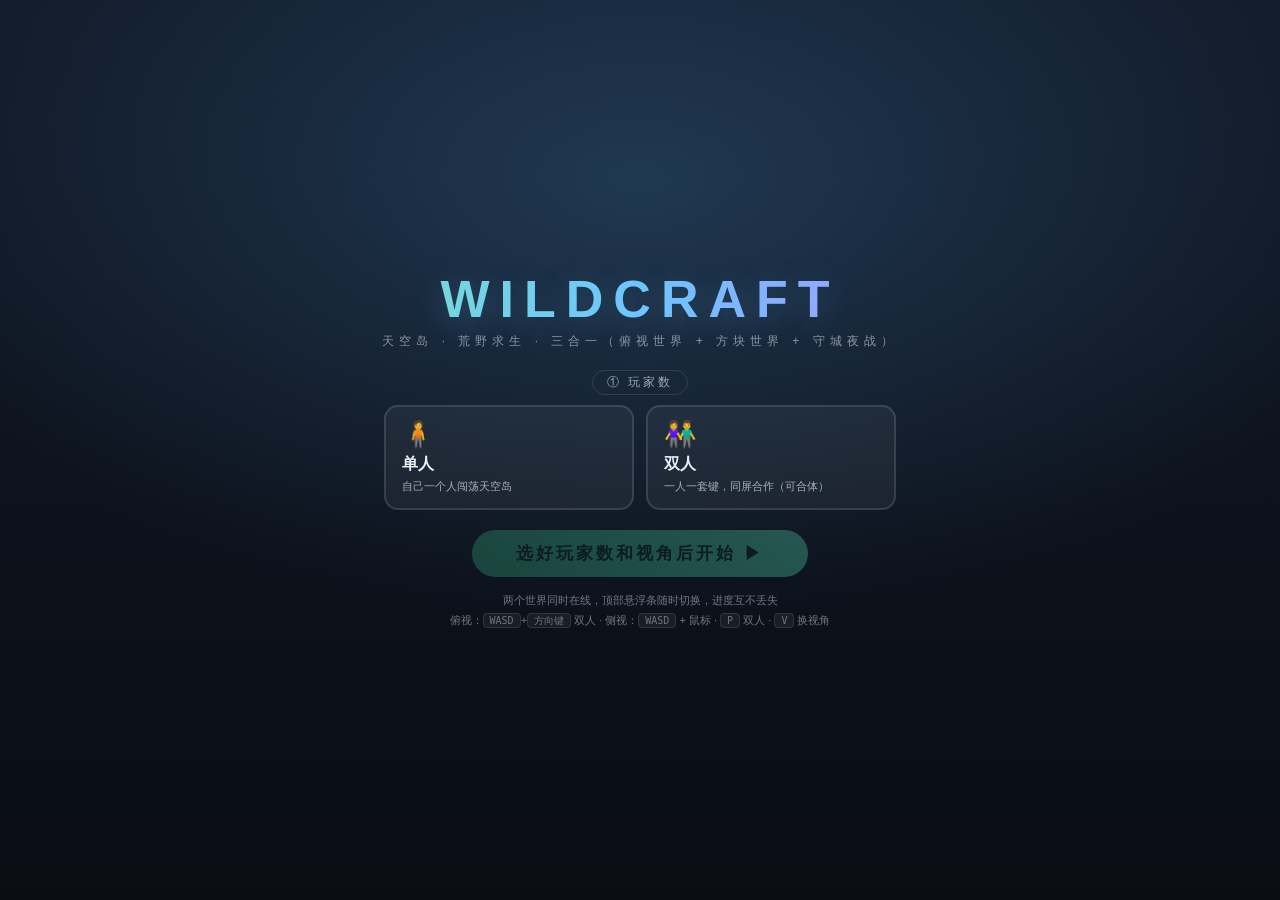
<file: wildcraft/index.html>
<!DOCTYPE html>
<html lang="zh-CN">
<head>
<meta charset="UTF-8">
<meta name="viewport" content="width=device-width, initial-scale=1.0">
<title>WILDCRAFT · 天空岛荒野求生</title>
<style>
* { margin: 0; padding: 0; box-sizing: border-box; }
html, body { width: 100%; height: 100%; overflow: hidden; background: #0a0d14;
  font-family: "Microsoft YaHei", "Segoe UI", sans-serif; color: #e8eef7; user-select: none; }

/* ---------- 游戏画面层 ---------- */
#frame { position: absolute; inset: 0; width: 100%; height: 100%; border: 0; display: none; }

/* ---------- 模式切换悬浮条 ---------- */
#modebar {
  position: fixed; top: 10px; left: 50%; transform: translateX(-50%);
  z-index: 50; display: none; gap: 6px; align-items: center;
  background: rgba(10, 14, 22, 0.72); border: 1px solid rgba(255,255,255,0.16);
  border-radius: 999px; padding: 6px 10px; backdrop-filter: blur(8px);
}
#modebar button {
  background: rgba(255,255,255,0.08); color: #e8eef7; border: 1px solid rgba(255,255,255,0.14);
  border-radius: 999px; padding: 5px 14px; font-size: 12px; font-weight: 700; cursor: pointer;
  transition: all .15s;
}
#modebar button:hover { background: rgba(255,255,255,0.18); }
#modebar button.on { background: #4ecca3; color: #08302a; border-color: #4ecca3; }
#modebar .sep { width: 1px; height: 16px; background: rgba(255,255,255,0.2); }

/* ---------- 统一开始菜单 ---------- */
#menu {
  position: absolute; inset: 0; z-index: 40; overflow-y: auto;
  display: flex; align-items: center; justify-content: center;
  background:
    radial-gradient(90% 70% at 50% 20%, rgba(46,84,120,0.55), transparent 70%),
    linear-gradient(180deg, #101826 0%, #0a0d14 100%);
}
#menu.hidden { display: none; }
.panel { width: 720px; max-width: 94vw; text-align: center; padding: 28px 0; }
.panel h1 {
  font-size: 52px; letter-spacing: 10px; font-weight: 900;
  background: linear-gradient(90deg, #7ee8c0, #6ec6ff, #b78cff);
  -webkit-background-clip: text; background-clip: text; color: transparent;
  text-shadow: 0 6px 30px rgba(110,198,255,0.25);
}
.panel h2 { font-size: 12px; letter-spacing: 5px; opacity: 0.55; margin: 4px 0 20px; font-weight: 400; }

.steprow { margin-bottom: 18px; }
.steplabel {
  display: inline-block; font-size: 12px; letter-spacing: 3px; opacity: 0.65;
  border: 1px solid rgba(255,255,255,0.18); border-radius: 999px; padding: 3px 14px; margin-bottom: 10px;
}
.opts { display: flex; gap: 12px; justify-content: center; flex-wrap: wrap; }
.opt {
  cursor: pointer; text-align: left; width: 250px;
  background: rgba(255,255,255,0.05); border: 2px solid rgba(255,255,255,0.12);
  border-radius: 14px; padding: 12px 16px; transition: all .16s;
}
.opt .oi { font-size: 26px; }
.opt h3 { font-size: 16px; margin: 4px 0 3px; }
.opt p { font-size: 11px; line-height: 1.6; opacity: 0.68; }
.opt:hover { border-color: rgba(78,204,163,0.6); background: rgba(78,204,163,0.08); }
.opt.on { border-color: #4ecca3; background: rgba(78,204,163,0.13); box-shadow: 0 0 18px rgba(78,204,163,0.18); }

/* 选角色 */
#charstep { display: none; }
.csgrid { display: flex; flex-wrap: wrap; gap: 10px; justify-content: center; max-width: 640px; margin: 0 auto; }
.ccard {
  cursor: pointer; width: 104px; text-align: center;
  background: rgba(255,255,255,0.05); border: 2px solid rgba(255,255,255,0.12);
  border-radius: 12px; padding: 8px 6px 7px; transition: all .15s; position: relative;
}
.ccard img { width: 72px; height: 72px; border-radius: 10px; display: block; margin: 0 auto; }
.ccard .cn { font-size: 12px; font-weight: 700; margin-top: 4px; }
.ccard .ct { font-size: 10px; opacity: 0.6; }
.ccard:hover { border-color: rgba(110,198,255,0.7); transform: translateY(-2px); }
.ccard.on { border-color: #4ecca3; background: rgba(78,204,163,0.12); }
.ccard .who {
  display: none; position: absolute; top: -9px; right: -6px; font-size: 10px; font-weight: 800;
  background: #6ec6ff; color: #06202e; border-radius: 999px; padding: 1px 8px;
}
.ccard.p1on .who { display: block; background: #6ec6ff; }
.ccard.p2on .who { display: block; background: #b78cff; color: #1d1030; }
.cstip { margin-top: 10px; font-size: 12px; opacity: 0.75; min-height: 18px; }

.startbtns { margin-top: 20px; display: flex; gap: 14px; justify-content: center; }
.big {
  cursor: pointer; font-size: 17px; font-weight: 800; letter-spacing: 3px;
  background: linear-gradient(90deg, #2f9e77, #4ecca3); color: #06251d;
  border: 0; border-radius: 999px; padding: 12px 44px; transition: all .16s;
}
.big.ghost { background: rgba(255,255,255,0.08); color: #e8eef7; border: 1px solid rgba(255,255,255,0.2); }
.big:disabled { opacity: 0.35; cursor: not-allowed; }
.big:not(:disabled):hover { transform: translateY(-2px); box-shadow: 0 8px 24px rgba(78,204,163,0.3); }
.hint { margin-top: 14px; font-size: 11px; opacity: 0.45; line-height: 1.8; }
.hint kbd {
  background: rgba(255,255,255,0.12); border: 1px solid rgba(255,255,255,0.25);
  border-radius: 4px; padding: 1px 6px; font-family: monospace; font-size: 10px;
}
</style>
</head>
<body>
  <div id="modebar">
    <button id="mb-top">🏝️ 俯视求生</button>
    <button id="mb-mine">⛏️ 侧视挖矿</button>
    <span class="sep"></span>
    <button id="mb-menu">🏠 主菜单</button>
  </div>

  <div id="menu">
    <div class="panel">
      <h1>WILDCRAFT</h1>
      <h2>天空岛 · 荒野求生 · 三合一（俯视世界 + 方块世界 + 守城夜战）</h2>

      <div class="steprow">
        <div class="steplabel">① 玩家数</div>
        <div class="opts">
          <div class="opt" id="opt-1p">
            <span class="oi">🧍</span><h3>单人</h3><p>自己一个人闯荡天空岛</p>
          </div>
          <div class="opt" id="opt-2p">
            <span class="oi">👫</span><h3>双人</h3><p>一人一套键，同屏合作（可合体）</p>
          </div>
        </div>
      </div>

      <div class="steprow" id="viewstep" style="display:none">
        <div class="steplabel">② 玩法视角</div>
        <div class="opts">
          <div class="opt" id="opt-top">
            <span class="oi">🏝️</span><h3>俯视求生</h3>
            <p>开放世界：采集合成建家、打怪收服、迷宫机关、载具与异空间；夜里守住僵尸潮</p>
          </div>
          <div class="opt" id="opt-mine">
            <span class="oi">⛏️</span><h3>侧视挖矿</h3>
            <p>2D 方块世界：挖矿建造、背包合成、枪械射击；守城夜袭一波比一波猛（游戏中 V 键换四视角）</p>
          </div>
        </div>
      </div>

      <div class="steprow" id="charstep">
        <div class="steplabel">③ 选角色（AI 原创头像）</div>
        <div class="csgrid" id="csgrid"></div>
        <div class="cstip" id="cstip"></div>
      </div>

      <div class="startbtns">
        <button class="big" id="btn-go" disabled>选好玩家数和视角后开始 ▶</button>
        <button class="big ghost" id="btn-rand" style="display:none">🎲 随机角色</button>
      </div>
      <div class="hint">
        两个世界同时在线，顶部悬浮条随时切换，进度互不丢失<br>
        俯视：<kbd>WASD</kbd>+<kbd>方向键</kbd> 双人 · 侧视：<kbd>WASD</kbd> + 鼠标 · <kbd>P</kbd> 双人 · <kbd>V</kbd> 换视角
      </div>
    </div>
  </div>

<script>
'use strict';
var menu = document.getElementById('menu');
var bar = document.getElementById('modebar');
var btnTop = document.getElementById('mb-top');
var btnMine = document.getElementById('mb-mine');
var btnMenu = document.getElementById('mb-menu');
var btnGo = document.getElementById('btn-go');
var btnRand = document.getElementById('btn-rand');
var cstip = document.getElementById('cstip');

/* 与 js/chars.js 同一套角色（头像 img/char-*.png，全部 AI 原创生成） */
var ROSTER = [
  { id: 'naruto',  name: '疾风', tag: '均衡 · 橙袍忍者',     img: 'img/char-gale.png' },
  { id: 'sasuke',  name: '影刃', tag: '敏捷 · 靛蓝剑客',     img: 'img/char-kage.png' },
  { id: 'goku',    name: '武圣', tag: '力量 · 黑发武者',     img: 'img/char-wuxing.png' },
  { id: 'ironman', name: '铁卫', tag: '重甲 · 红金机甲',     img: 'img/char-ironclad.png' },
  { id: 'captain', name: '盾卫', tag: '坚毅 · 蓝盔老兵',     img: 'img/char-vanguard.png' },
  { id: 'spider',  name: '飞檐', tag: '敏捷 · 红蓝蒙面侠',   img: 'img/char-acro.png' },
  { id: 'ultra',   name: '巨光', tag: '光之力 · 银色巨人',   img: 'img/char-titan.png' },
  { id: 'pika',    name: '雷鼠', tag: '灵巧 · 黄毛电兽',     img: 'img/char-volt.png' }
];

var state = { players: null, view: null, picked: [null, null], turn: 0 };
var frames = {};   // 两个世界各自一个 iframe，切换只换显示不重载（会话保留）

/* ---------- 选角色网格 ---------- */
var grid = document.getElementById('csgrid');
ROSTER.forEach(function (r, i) {
  var card = document.createElement('div');
  card.className = 'ccard';
  card.id = 'cc-' + r.id;
  card.innerHTML = '<img src="' + r.img + '" alt="' + r.name + '">' +
    '<div class="cn">' + r.name + '</div><div class="ct">' + r.tag + '</div>' +
    '<span class="who"></span>';
  card.addEventListener('click', function () { pick(i); });
  grid.appendChild(card);
});

function refreshCharUI() {
  for (var i = 0; i < ROSTER.length; i++) {
    var el = document.getElementById('cc-' + ROSTER[i].id);
    el.classList.remove('p1on', 'p2on');
    if (state.picked[0] === ROSTER[i].id) { el.classList.add('p1on'); el.querySelector('.who').textContent = 'P1'; }
    if (state.picked[1] === ROSTER[i].id) { el.classList.add('p2on'); el.querySelector('.who').textContent = 'P2'; }
  }
  var solo = state.players === '1';
  if (state.picked[0] && (solo || state.picked[1])) {
    cstip.textContent = (solo ? '已选：' : 'P1 与 P2 都已选好：') +
      ROSTER.filter(function (r) { return r.id === state.picked[0] || (!solo && r.id === state.picked[1]); })
        .map(function (r) { return r.name; }).join(' + ') + '，点开始！';
  } else {
    cstip.textContent = solo ? 'P1：点一个头像选角色' : 'P1 先选，再 P2 选（也可以点「随机角色」偷懒）';
  }
}

function pick(i) {
  var id = ROSTER[i].id;
  var other = 1 - state.turn;
  if (state.picked[other] === id) { cstip.textContent = '这个角色已经被另一位玩家选走啦，换一个～'; return; }
  state.picked[state.turn] = id;
  if (state.players === '1' || state.turn === 1) state.turn = 0;
  else state.turn = 1;
  refreshCharUI();
}

/* ---------- 步骤 1/2 ---------- */
document.getElementById('opt-1p').addEventListener('click', function () {
  state.players = '1';
  this.classList.add('on');
  document.getElementById('opt-2p').classList.remove('on');
  state.picked = [null, null]; state.turn = 0;
  stepForward();
});
document.getElementById('opt-2p').addEventListener('click', function () {
  state.players = '2';
  this.classList.add('on');
  document.getElementById('opt-1p').classList.remove('on');
  state.picked = [null, null]; state.turn = 0;
  stepForward();
});
document.getElementById('opt-top').addEventListener('click', function () {
  state.view = 'top';
  this.classList.add('on');
  document.getElementById('opt-mine').classList.remove('on');
  stepForward();
});
document.getElementById('opt-mine').addEventListener('click', function () {
  state.view = 'mine';
  this.classList.add('on');
  document.getElementById('opt-top').classList.remove('on');
  stepForward();
});

function stepForward() {
  var hasPlayers = !!state.players;
  var hasView = !!state.view;
  document.getElementById('viewstep').style.display = hasPlayers ? '' : 'none';
  document.getElementById('charstep').style.display = (hasPlayers && hasView) ? '' : 'none';
  btnRand.style.display = (hasPlayers && hasView) ? '' : 'none';
  refreshCharUI();
  updateGoBtn();
}

function ready() {
  return !!state.players && !!state.view && !!state.picked[0] &&
    (state.players === '1' || !!state.picked[1]);
}
function updateGoBtn() {
  if (ready()) {
    btnGo.disabled = false;
    var names = ROSTER.filter(function (r) {
      return r.id === state.picked[0] || (state.players === '2' && r.id === state.picked[1]);
    }).map(function (r) { return r.name; }).join(' + ');
    btnGo.textContent = (state.players === '1' ? '单人' : '双人') + ' · ' +
      (state.view === 'top' ? '俯视求生' : '侧视挖矿') + ' · ' + names + ' ▶';
  } else {
    btnGo.disabled = true;
    btnGo.textContent = '选好玩家数和视角后开始 ▶';
  }
}

btnRand.addEventListener('click', function () {
  var pool = ROSTER.filter(function (r) { return r.id !== state.picked[0]; });
  if (state.players === '1') {
    state.picked[0] = pool[(Math.random() * pool.length) | 0].id;
  } else {
    state.picked[0] = pool[(Math.random() * pool.length) | 0];
    var pool2 = pool.filter(function (r) { return r.id !== state.picked[0]; });
    state.picked[1] = pool2[(Math.random() * pool2.length) | 0];
  }
  state.turn = 0;
  refreshCharUI(); updateGoBtn();
});

btnGo.addEventListener('click', function () { if (ready()) enter(state.view); });

/* ---------- 进世界（iframe 驻留） ---------- */
function frameURL(m) {
  if (m === 'top') {
    return 'topdown.html?auto=1&players=' + state.players +
      '&p1=' + (state.picked[0] || 'naruto') +
      (state.players === '2' ? '&p2=' + (state.picked[1] || 'sasuke') : '');
  }
  /* mine：hash 快捷入口 side 视角；2p 双人；末段角色 id 换肤 */
  return 'mine.html#side' + (state.players === '2' ? '-2p' : '') +
    (state.picked[0] ? '-' + state.picked[0] : '');
}

function getFrame(m) {
  if (frames[m]) return frames[m];
  var f = document.createElement('iframe');
  f.id = 'frame-' + m;
  f.title = 'wildcraft ' + m;
  f.style.cssText = 'position:absolute;inset:0;width:100%;height:100%;border:0;display:none;';
  f.src = frameURL(m);
  document.body.appendChild(f);
  frames[m] = f;
  return f;
}

function setBar() {
  btnTop.classList.toggle('on', state.view === 'top');
  btnMine.classList.toggle('on', state.view === 'mine');
}

function enter(m) {
  state.view = m;
  menu.classList.add('hidden');
  for (var k in frames) frames[k].style.display = 'none';
  getFrame(m).style.display = 'block';
  bar.style.display = 'flex';
  setBar();
}

function backToMenu() {
  state.view = null;
  for (var k in frames) frames[k].style.display = 'none';
  bar.style.display = 'none';
  menu.classList.remove('hidden');
  btnTop.classList.remove('on');
  btnMine.classList.remove('on');
}

btnTop.addEventListener('click', function () {
  if (frames.top) enter('top');
});
btnMine.addEventListener('click', function () {
  if (frames.mine) enter('mine');
});
btnMenu.addEventListener('click', backToMenu);

/* URL hash 直达：#top / #mine（进菜单并预选视角，玩家数默认双人） */
(function () {
  var h = location.hash.slice(1);
  if (h === 'top' || h === 'mine') {
    state.players = '2'; state.view = h;
    document.getElementById('opt-2p').classList.add('on');
    document.getElementById(h === 'top' ? 'opt-top' : 'opt-mine').classList.add('on');
    stepForward();
  }
})();
</script>
</body>
</html>
</file>
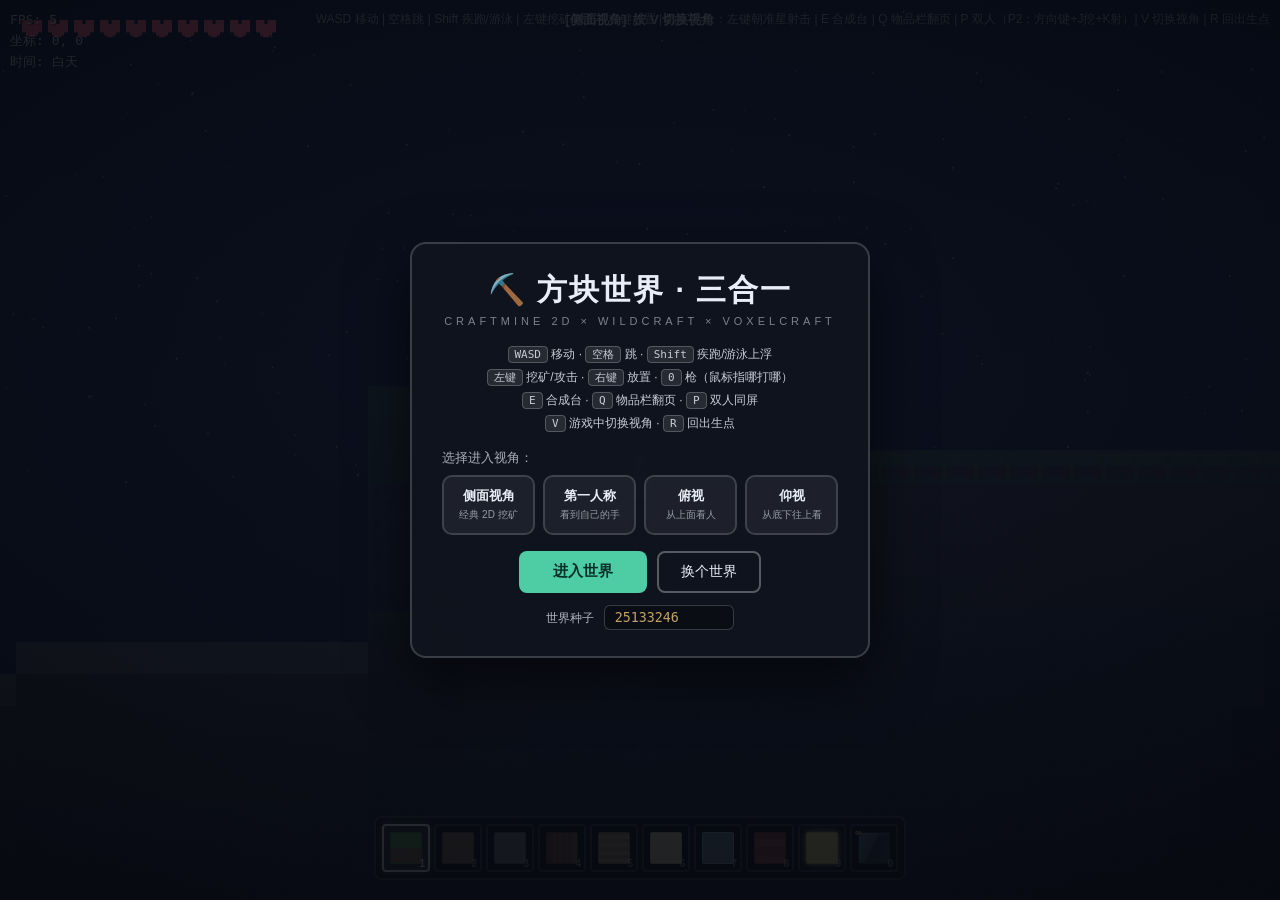
<file: wildcraft/mine/index.html>
<!DOCTYPE html>
<html lang="zh-CN" data-page-node-id="NGmmYAQIxindMwvFebkZ00">
<head data-page-node-id="tVMBsNRDEmQFoxAlFt024G">
    <meta charset="UTF-8" data-page-node-id="E1pHChgwRsuhFnIZjkk6ST">
    <meta name="viewport" content="width=device-width, initial-scale=1.0" data-page-node-id="r7rQsP2M0HkTpQSjrmQFjS">
    <title>方块世界 2D</title>
    <link rel="stylesheet" href="style.css" data-page-node-id="DuTQci2sISE71Tkovf2DnV">
</head>
<body data-page-node-id="1Gfob3jc9hczokaA7T63Y8">
    <div id="game-container" data-page-node-id="SjGgVfiIOma5l3dqKJdBWO">
        <canvas id="gameCanvas" data-page-node-id="OcVNR12o1FH3oE89GrkQbi"></canvas>
        
        <!-- 加载画面 -->
        <div id="loading-screen" data-page-node-id="l0FtIaqgSdEssznyEXdVH8">
            <div class="loading-content" data-page-node-id="CoQrQE5WxcNV4bDeHhoBut">
                <h1 data-page-node-id="D1b189aLphXEJTsBbwSVvq">⛏️ 方块世界 2D</h1>
                <div class="loading-bar" data-page-node-id="LYqnSEZjIoaMN3eCmWBIt2"><div id="loading-progress" data-page-node-id="ZglIU141z4jS6OgAaN1VoB"></div></div>
                <p id="loading-text" data-page-node-id="RkiFDydE6VwxlpcvgbBsPA">正在生成世界...</p>
            </div>
        </div>
        
        <!-- HUD 界面 -->
        <div id="hud" style="display:none;" data-page-node-id="85217MWh0SdzNbArnXJbmG">
            <!-- 物品栏 -->
            <div id="hotbar" data-page-node-id="0veh1soOpzK4FpZ7SwmU4M">
                <div class="slot active" data-slot="0" data-page-node-id="YuBTdhkr3dEWLnZbB3K2ba"><div class="block-icon grass" data-page-node-id="KDuAVH7u00mE7tKX9RoLXE"></div><span class="key" data-page-node-id="U1uIFOyzYWoIEvsIc5Erab">1</span><span class="cnt"></span></div>
                <div class="slot" data-slot="1" data-page-node-id="35EPH50vBEgL9Gi1b6Bb56"><div class="block-icon dirt" data-page-node-id="7sx0IF7WsPZ7l8uTMgXzlb"></div><span class="key" data-page-node-id="1uofuomcwHwwEwPrVO8VzY">2</span><span class="cnt"></span></div>
                <div class="slot" data-slot="2" data-page-node-id="4jckSq4JnsLQq96vn51bin"><div class="block-icon stone" data-page-node-id="aRyHGQvM8ume9AjoBd1gPh"></div><span class="key" data-page-node-id="6Y3IenxJP1afSOzFB5ay9e">3</span><span class="cnt"></span></div>
                <div class="slot" data-slot="3" data-page-node-id="9DwjkjfVq5QTesNg1VCf7h"><div class="block-icon wood" data-page-node-id="rdNRNrvQZkEazxPu71waWY"></div><span class="key" data-page-node-id="tNk0LVhClQQh4PSmxY4UFj">4</span><span class="cnt"></span></div>
                <div class="slot" data-slot="4" data-page-node-id="xVD0MCW8QeB6zXAHjNt7LK"><div class="block-icon plank" data-page-node-id="yu7G8o6ASlhh5K94LMNgsv"></div><span class="key" data-page-node-id="2scLhubg9ytPluZrj5DkkI">5</span><span class="cnt"></span></div>
                <div class="slot" data-slot="5" data-page-node-id="RrKTz8UeDaX60hr7gTIx2F"><div class="block-icon sand" data-page-node-id="ljVvw43P0N0eBZgHPu7AJH"></div><span class="key" data-page-node-id="EXtPm6UJD1e1sGXWelMFFg">6</span><span class="cnt"></span></div>
                <div class="slot" data-slot="6" data-page-node-id="cQ3xPvvyfurUD5WnrTZEMm"><div class="block-icon glass" data-page-node-id="mDEjWEHS5nqhJYJ2uOFfdC"></div><span class="key" data-page-node-id="PjJcKPanT7JrcNGpygAECv">7</span><span class="cnt"></span></div>
                <div class="slot" data-slot="7" data-page-node-id="K5G5FF8cr3YIWAF3bchL69"><div class="block-icon brick" data-page-node-id="Zjrt9fUXeSan1EZPbYDXG0"></div><span class="key" data-page-node-id="2MjD9iFEhGG9q1n6oh1WBj">8</span><span class="cnt"></span></div>
                <div class="slot" data-slot="8" data-page-node-id="FpBZTgEDYNN22eDZLdEk1A"><div class="block-icon glowstone" data-page-node-id="QG0auHRPrlFF0HBDbSVcYv"></div><span class="key" data-page-node-id="W2Qsv8HI1he5rF6eqqXQ17">9</span><span class="cnt"></span></div>
                <div class="slot" data-slot="9"><div class="block-icon gun"></div><span class="key">0</span><span class="cnt">∞</span></div>
            </div>
            
            <!-- 合成台 -->
            <div id="craft-panel" class="hidden">
                <h3>🛠️ 合成台 <small>按 E 关闭</small></h3>
                <div id="craft-list"></div>
            </div>
            
            <!-- 调试信息 -->
            <div id="debug-info" data-page-node-id="T9GGjB9Y46X3WsBdwkjHe2">
                <div data-page-node-id="mouBhpAei0TPb9USNIYlV2">FPS: <span id="fps" data-page-node-id="Vu32QDKUo6Vqgm54MthLsy">0</span></div>
                <div data-page-node-id="z494aVSJaeBGGTQNADb7T7">坐标: <span id="coords" data-page-node-id="gMBxdxEPIZycs7VuZFMnOZ">0, 0</span></div>
                <div data-page-node-id="6DqZli2fNI30J7fnYJU4dy">时间: <span id="time" data-page-node-id="joQFATKddRiXxhdOrS8E7X">白天</span></div>
            </div>
            
            <!-- 提示 -->
            <div id="controls-hint" data-page-node-id="BGdi0hO2cQE1qWAopgRx04">
                <p data-page-node-id="5Tv052rLbVVw5NbTdt6xwb">WASD 移动 | 空格跳 | Shift 疾跑/游泳 | 左键挖矿/攻击 | 右键放置 | 数字0=枪：左键朝准星射击 | E 合成台 | Q 物品栏翻页 | P 双人（P2：方向键+J挖+K射）| V 切换视角 | R 回出生点</p>
            </div>
        </div>
        
        <!-- 开始菜单（voxelcraft 融合：选视角进入 + 种子 + 换世界） -->
        <div id="menu">
            <div class="menu-panel">
                <h1>⛏️ 方块世界 · 三合一</h1>
                <h2>CRAFTMINE 2D × WILDCRAFT × VOXELCRAFT</h2>
                <div class="menu-keys">
                    <div><kbd>WASD</kbd> 移动 · <kbd>空格</kbd> 跳 · <kbd>Shift</kbd> 疾跑/游泳上浮</div>
                    <div><kbd>左键</kbd> 挖矿/攻击 · <kbd>右键</kbd> 放置 · <kbd>0</kbd> 枪（鼠标指哪打哪）</div>
                    <div><kbd>E</kbd> 合成台 · <kbd>Q</kbd> 物品栏翻页 · <kbd>P</kbd> 双人同屏</div>
                    <div><kbd>V</kbd> 游戏中切换视角 · <kbd>R</kbd> 回出生点</div>
                </div>
                <div class="menu-label">选择进入视角：</div>
                <div class="menu-views">
                    <button class="view-btn" data-view="side">侧面视角<br><small>经典 2D 挖矿</small></button>
                    <button class="view-btn" data-view="fp">第一人称<br><small>看到自己的手</small></button>
                    <button class="view-btn" data-view="top">俯视<br><small>从上面看人</small></button>
                    <button class="view-btn" data-view="under">仰视<br><small>从底下往上看</small></button>
                </div>
                <div class="menu-row">
                    <button class="btn-main" id="btn-start">进入世界</button>
                    <button class="btn-ghost" id="btn-newworld">换个世界</button>
                </div>
                <div class="menu-seed">世界种子 <input id="seed-input" spellcheck="false"></div>
            </div>
        </div>
    </div>
    
    <script src="game.js"></script>
</body>
</html>
</file>
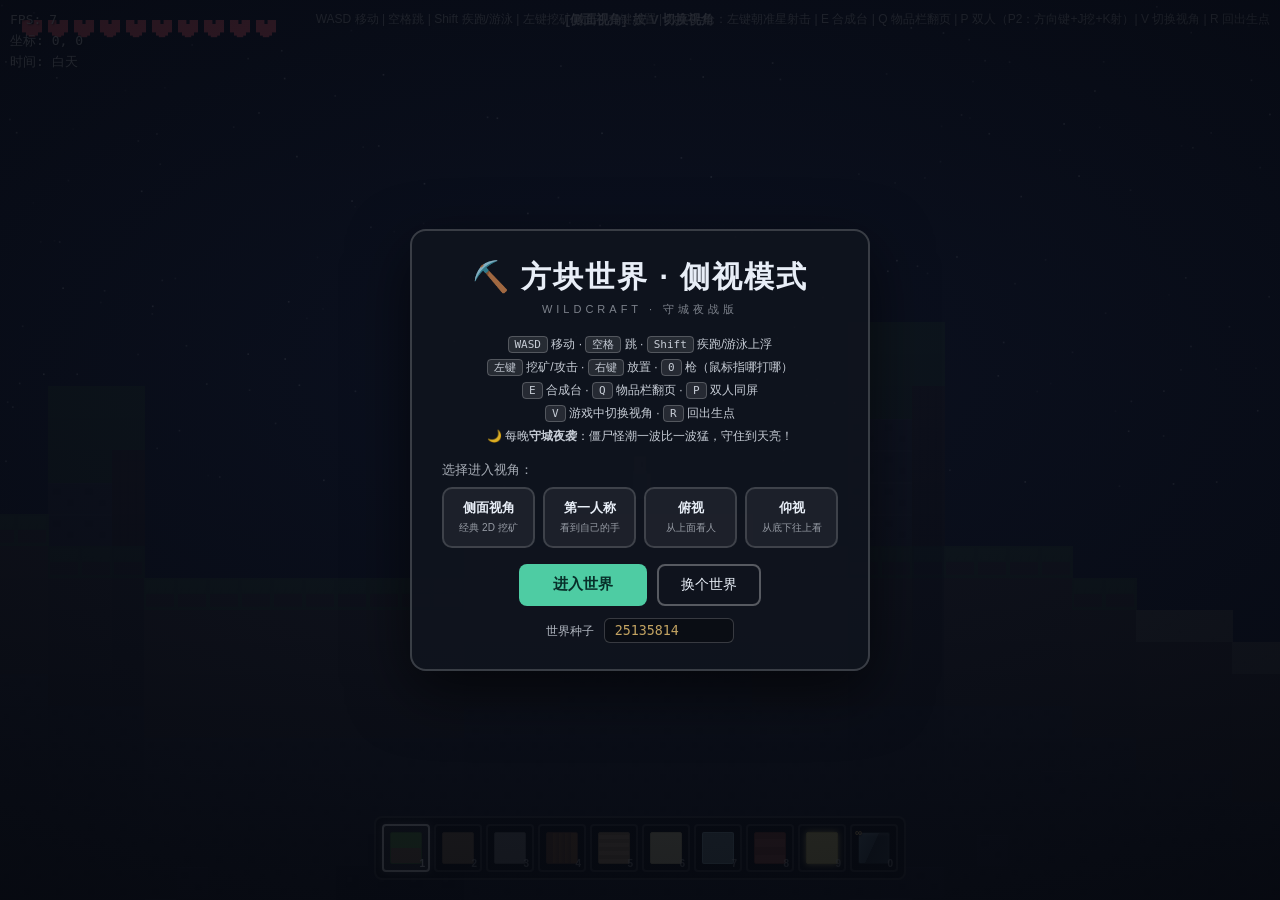
<file: wildcraft/mine.html>
<!DOCTYPE html>
<html lang="zh-CN" data-page-node-id="NGmmYAQIxindMwvFebkZ00">
<head data-page-node-id="tVMBsNRDEmQFoxAlFt024G">
    <meta charset="UTF-8" data-page-node-id="E1pHChgwRsuhFnIZjkk6ST">
    <meta name="viewport" content="width=device-width, initial-scale=1.0" data-page-node-id="r7rQsP2M0HkTpQSjrmQFjS">
    <title>方块世界 2D</title>
    <link rel="stylesheet" href="mine.css" data-page-node-id="DuTQci2sISE71Tkovf2DnV">
</head>
<body data-page-node-id="1Gfob3jc9hczokaA7T63Y8">
    <div id="game-container" data-page-node-id="SjGgVfiIOma5l3dqKJdBWO">
        <canvas id="gameCanvas" data-page-node-id="OcVNR12o1FH3oE89GrkQbi"></canvas>
        
        <!-- 加载画面 -->
        <div id="loading-screen" data-page-node-id="l0FtIaqgSdEssznyEXdVH8">
            <div class="loading-content" data-page-node-id="CoQrQE5WxcNV4bDeHhoBut">
                <h1 data-page-node-id="D1b189aLphXEJTsBbwSVvq">⛏️ 方块世界 2D</h1>
                <div class="loading-bar" data-page-node-id="LYqnSEZjIoaMN3eCmWBIt2"><div id="loading-progress" data-page-node-id="ZglIU141z4jS6OgAaN1VoB"></div></div>
                <p id="loading-text" data-page-node-id="RkiFDydE6VwxlpcvgbBsPA">正在生成世界...</p>
            </div>
        </div>
        
        <!-- HUD 界面 -->
        <div id="hud" style="display:none;" data-page-node-id="85217MWh0SdzNbArnXJbmG">
            <!-- 物品栏 -->
            <div id="hotbar" data-page-node-id="0veh1soOpzK4FpZ7SwmU4M">
                <div class="slot active" data-slot="0" data-page-node-id="YuBTdhkr3dEWLnZbB3K2ba"><div class="block-icon grass" data-page-node-id="KDuAVH7u00mE7tKX9RoLXE"></div><span class="key" data-page-node-id="U1uIFOyzYWoIEvsIc5Erab">1</span><span class="cnt"></span></div>
                <div class="slot" data-slot="1" data-page-node-id="35EPH50vBEgL9Gi1b6Bb56"><div class="block-icon dirt" data-page-node-id="7sx0IF7WsPZ7l8uTMgXzlb"></div><span class="key" data-page-node-id="1uofuomcwHwwEwPrVO8VzY">2</span><span class="cnt"></span></div>
                <div class="slot" data-slot="2" data-page-node-id="4jckSq4JnsLQq96vn51bin"><div class="block-icon stone" data-page-node-id="aRyHGQvM8ume9AjoBd1gPh"></div><span class="key" data-page-node-id="6Y3IenxJP1afSOzFB5ay9e">3</span><span class="cnt"></span></div>
                <div class="slot" data-slot="3" data-page-node-id="9DwjkjfVq5QTesNg1VCf7h"><div class="block-icon wood" data-page-node-id="rdNRNrvQZkEazxPu71waWY"></div><span class="key" data-page-node-id="tNk0LVhClQQh4PSmxY4UFj">4</span><span class="cnt"></span></div>
                <div class="slot" data-slot="4" data-page-node-id="xVD0MCW8QeB6zXAHjNt7LK"><div class="block-icon plank" data-page-node-id="yu7G8o6ASlhh5K94LMNgsv"></div><span class="key" data-page-node-id="2scLhubg9ytPluZrj5DkkI">5</span><span class="cnt"></span></div>
                <div class="slot" data-slot="5" data-page-node-id="RrKTz8UeDaX60hr7gTIx2F"><div class="block-icon sand" data-page-node-id="ljVvw43P0N0eBZgHPu7AJH"></div><span class="key" data-page-node-id="EXtPm6UJD1e1sGXWelMFFg">6</span><span class="cnt"></span></div>
                <div class="slot" data-slot="6" data-page-node-id="cQ3xPvvyfurUD5WnrTZEMm"><div class="block-icon glass" data-page-node-id="mDEjWEHS5nqhJYJ2uOFfdC"></div><span class="key" data-page-node-id="PjJcKPanT7JrcNGpygAECv">7</span><span class="cnt"></span></div>
                <div class="slot" data-slot="7" data-page-node-id="K5G5FF8cr3YIWAF3bchL69"><div class="block-icon brick" data-page-node-id="Zjrt9fUXeSan1EZPbYDXG0"></div><span class="key" data-page-node-id="2MjD9iFEhGG9q1n6oh1WBj">8</span><span class="cnt"></span></div>
                <div class="slot" data-slot="8" data-page-node-id="FpBZTgEDYNN22eDZLdEk1A"><div class="block-icon glowstone" data-page-node-id="QG0auHRPrlFF0HBDbSVcYv"></div><span class="key" data-page-node-id="W2Qsv8HI1he5rF6eqqXQ17">9</span><span class="cnt"></span></div>
                <div class="slot" data-slot="9"><div class="block-icon gun"></div><span class="key">0</span><span class="cnt">∞</span></div>
            </div>
            
            <!-- 合成台 -->
            <div id="craft-panel" class="hidden">
                <h3>🛠️ 合成台 <small>按 E 关闭</small></h3>
                <div id="craft-list"></div>
            </div>
            
            <!-- 调试信息 -->
            <div id="debug-info" data-page-node-id="T9GGjB9Y46X3WsBdwkjHe2">
                <div data-page-node-id="mouBhpAei0TPb9USNIYlV2">FPS: <span id="fps" data-page-node-id="Vu32QDKUo6Vqgm54MthLsy">0</span></div>
                <div data-page-node-id="z494aVSJaeBGGTQNADb7T7">坐标: <span id="coords" data-page-node-id="gMBxdxEPIZycs7VuZFMnOZ">0, 0</span></div>
                <div data-page-node-id="6DqZli2fNI30J7fnYJU4dy">时间: <span id="time" data-page-node-id="joQFATKddRiXxhdOrS8E7X">白天</span></div>
            </div>
            
            <!-- 提示 -->
            <div id="controls-hint" data-page-node-id="BGdi0hO2cQE1qWAopgRx04">
                <p data-page-node-id="5Tv052rLbVVw5NbTdt6xwb">WASD 移动 | 空格跳 | Shift 疾跑/游泳 | 左键挖矿/攻击 | 右键放置 | 数字0=枪：左键朝准星射击 | E 合成台 | Q 物品栏翻页 | P 双人（P2：方向键+J挖+K射）| V 切换视角 | R 回出生点</p>
            </div>
        </div>
        
        <!-- 开始菜单（选视角进入 + 种子 + 换世界） -->
        <div id="menu">
            <div class="menu-panel">
                <h1>⛏️ 方块世界 · 侧视模式</h1>
                <h2>WILDCRAFT · 守城夜战版</h2>
                <div class="menu-keys">
                    <div><kbd>WASD</kbd> 移动 · <kbd>空格</kbd> 跳 · <kbd>Shift</kbd> 疾跑/游泳上浮</div>
                    <div><kbd>左键</kbd> 挖矿/攻击 · <kbd>右键</kbd> 放置 · <kbd>0</kbd> 枪（鼠标指哪打哪）</div>
                    <div><kbd>E</kbd> 合成台 · <kbd>Q</kbd> 物品栏翻页 · <kbd>P</kbd> 双人同屏</div>
                    <div><kbd>V</kbd> 游戏中切换视角 · <kbd>R</kbd> 回出生点</div>
                    <div>🌙 每晚<b>守城夜袭</b>：僵尸怪潮一波比一波猛，守住到天亮！</div>
                </div>
                <div class="menu-label">选择进入视角：</div>
                <div class="menu-views">
                    <button class="view-btn" data-view="side">侧面视角<br><small>经典 2D 挖矿</small></button>
                    <button class="view-btn" data-view="fp">第一人称<br><small>看到自己的手</small></button>
                    <button class="view-btn" data-view="top">俯视<br><small>从上面看人</small></button>
                    <button class="view-btn" data-view="under">仰视<br><small>从底下往上看</small></button>
                </div>
                <div class="menu-row">
                    <button class="btn-main" id="btn-start">进入世界</button>
                    <button class="btn-ghost" id="btn-newworld">换个世界</button>
                </div>
                <div class="menu-seed">世界种子 <input id="seed-input" spellcheck="false"></div>
            </div>
        </div>
    </div>
    
    <script src="mine.js"></script>
</body>
</html>
</file>
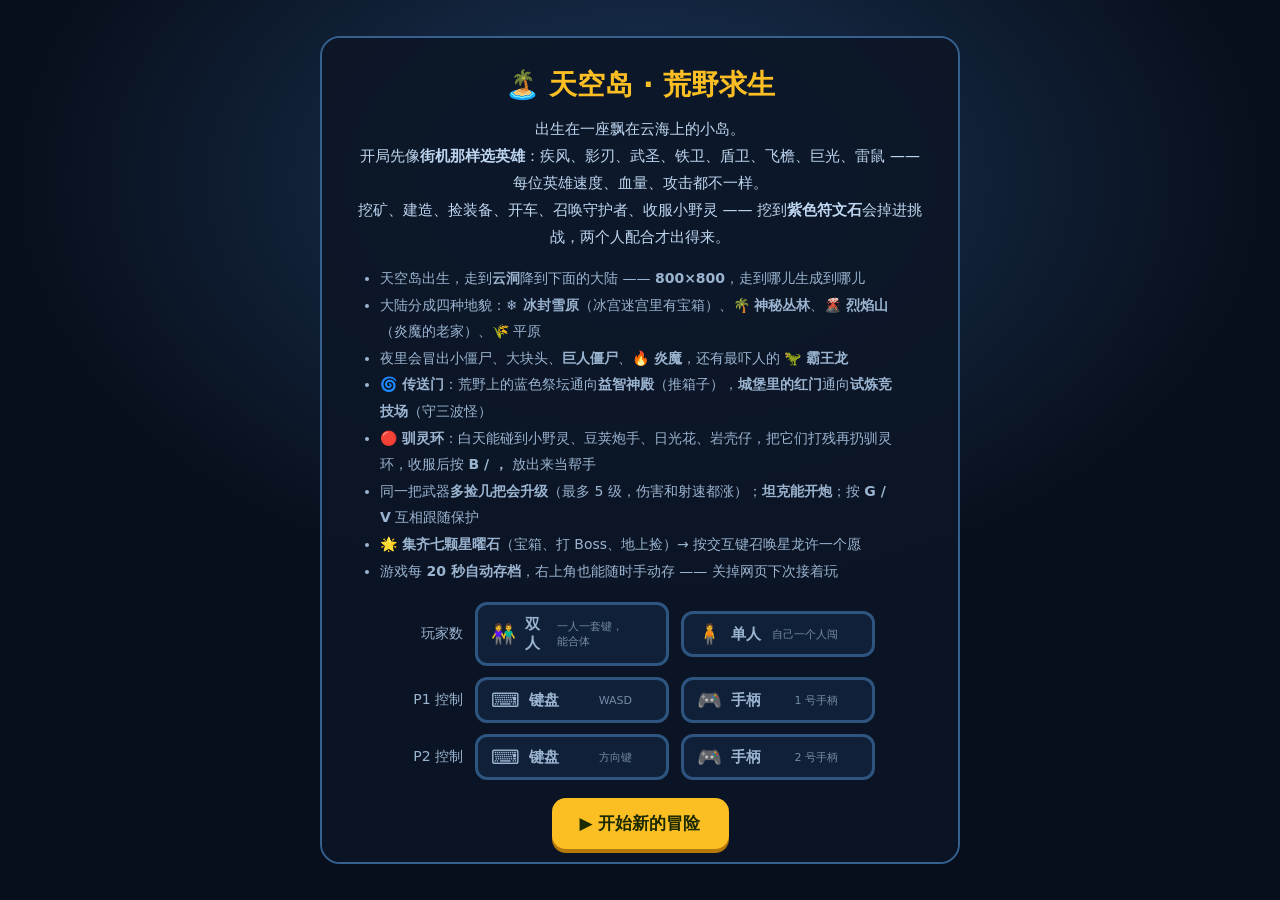
<file: wildcraft/topdown.html>
<!DOCTYPE html>
<html lang="zh-CN" data-page-node-id="k1dukphyYMczpJuMPSaCfP">
<head data-page-node-id="Be8gGTOV0hJAAl3UuwPyDV">
<meta charset="UTF-8" data-page-node-id="mz8Ld906kUdgS2NWjGUUVa">
<meta name="viewport" content="width=device-width, initial-scale=1.0" data-page-node-id="6Q9bMiAZyEvU6TCnsVPILl">
<title>天空岛 · 荒野求生</title>
<link rel="stylesheet" href="style.css" data-page-node-id="Q5b1sGePlnqOG5fyQ0BvX6">
</head>
<body data-page-node-id="Jj1UA3MMerXaPHFoO4ITDW">
<div id="game-root" data-page-node-id="c8IUh0Y4RdRSeAgaEbJBhG">
  <canvas id="game" data-page-node-id="JgQrywHVBzCuvtF8OmGLTx"></canvas>

  <div id="hud" data-page-node-id="sOiFleieniSi2vLLbVm1Ty">
    <div id="topbar" data-page-node-id="dOwCZOaICrKkZjUzYrmQHr">
      <span id="save-tip" data-page-node-id="fv3MRM956b3h74VUdEZE9k">💾 每 20 秒自动存一次</span>
      <button id="btn-save" class="tbtn" data-page-node-id="SWAZfhUpXGiwFHwaFLCnqq">💾 立即保存</button>
      <button id="btn-quit" class="tbtn warn" data-page-node-id="fggplrSFWUwnb5bCfGhBDS">🚪 保存并退出</button>
    </div>
    <div class="panel p1" id="panel1" data-page-node-id="TzDsVXxPo948ZS0hpB2jES"></div>
    <div class="clock" id="clock" data-page-node-id="Ofxa2XGJcwDpj0vhOfVGvm"></div>
    <div class="panel p2" id="panel2" data-page-node-id="vqtH1BNUmVIYMYv6Plmgzd"></div>
    <div id="msg" data-page-node-id="OJIxa7P71vlM5qQXYzHYVM"></div>
    <div id="hint1" class="sidehint p1" data-page-node-id="LKSozv2AZ1CTWFctErR8Zf"></div>
    <div id="hint2" class="sidehint p2" data-page-node-id="yQIhCQauu0OVCikjwt1GfB"></div>
    <div id="hint" data-page-node-id="An7EFD12BQ8znT5bLVgXbh"></div>
  </div>

  <div id="start" data-page-node-id="bZSfhMEgegBN12bNnB2bhq">
    <div class="box" data-page-node-id="IZBOnEg8gQiSUnmPs3f5nt">
      <h1 data-page-node-id="C26HRs0ZVpPZA9w7eyKr8U">🏝️ 天空岛 · 荒野求生</h1>
      <p data-page-node-id="QezhiFUlSKd5JgNYBBWLGN">出生在一座飘在云海上的小岛。<br data-page-node-id="D6X4bRVmRVoLuJ3jkdwlqE">
      开局先像<b data-page-node-id="chrSelTip">街机那样选英雄</b>：疾风、影刃、武圣、铁卫、盾卫、飞檐、巨光、雷鼠 —— 每位英雄速度、血量、攻击都不一样。<br data-page-node-id="chrSelTip2">
      挖矿、建造、捡装备、开车、召唤守护者、收服小野灵 —— 挖到<b data-page-node-id="0bodOnEE909qX13vrvDf5B">紫色符文石</b>会掉进挑战，两个人配合才出得来。</p>
      <ul data-page-node-id="GQXBtRmCzlwmx26LifYG5D">
        <li data-page-node-id="AytuQAPCD1Lr7GTnQDC1HK">天空岛出生，走到<b data-page-node-id="QyewKvCn3aFKhrgnVlbqM2">云洞</b>降到下面的大陆 —— <b data-page-node-id="Jg2bOhAKg6emC7YtO4phbb">800×800</b>，走到哪儿生成到哪儿</li>
        <li data-page-node-id="aBUFRXpRemgEzS8r4bXgiH">大陆分成四种地貌：<b data-page-node-id="xxhmYsmugjBo5hezoRJXEb">❄️ 冰封雪原</b>（冰宫迷宫里有宝箱）、<b data-page-node-id="phdJDTNfaDtgnNgUVAt6aq">🌴 神秘丛林</b>、<b data-page-node-id="gyZXgMG4sRL3KOaobveMpc">🌋 烈焰山</b>（炎魔的老家）、🌾 平原</li>
        <li data-page-node-id="k35VnqUekJgLM0gcuyWwdE">夜里会冒出小僵尸、大块头、<b data-page-node-id="2Fl4XjdUAJJcJ4Y93GPcQV">巨人僵尸</b>、<b data-page-node-id="tPkhUFA4Mb224DzVeNv36G">🔥 炎魔</b>，还有最吓人的 <b data-page-node-id="I5yEkUHA8jZtuRkUKX2n9k">🦖 霸王龙</b></li>
        <li data-page-node-id="O4ffn9RLgecNQ9ibJoe4RV"><b data-page-node-id="enqiyc8szqFY4TpFPiNBRj">🌀 传送门</b>：荒野上的蓝色祭坛通向<b data-page-node-id="dDgtSYNcCSW8mRFKPFf2vv">益智神殿</b>（推箱子），<b data-page-node-id="hfyCeLNGiuRmyAM4JviDDI">城堡里的红门</b>通向<b data-page-node-id="eq9jzCnr87CPEZUcZ4Qh0N">试炼竞技场</b>（守三波怪）</li>
        <li data-page-node-id="PQVhCqMUapcR42uyK91CFJ"><b data-page-node-id="KxhBPUfm1phC0aaEezKp4K">🔴 驯灵环</b>：白天能碰到小野灵、豆荚炮手、日光花、岩壳仔，把它们打残再扔驯灵环，收服后按 <b data-page-node-id="i0hp6DUpK7FO664SPRNwkv">B / ，</b> 放出来当帮手</li>
        <li data-page-node-id="8YGJ2IrTSvdL7jwOGPI1zW">同一把武器<b data-page-node-id="x8hABTrsuQn4VyTHOVK6Hu">多捡几把会升级</b>（最多 5 级，伤害和射速都涨）；<b data-page-node-id="fhGGBZCN6Mk7HXeB03yNli">坦克能开炮</b>；按 <b data-page-node-id="X2tAQoP4gfyKLIf0vurWld">G / V</b> 互相跟随保护</li>
        <li data-page-node-id="VALofOll06CLKLdUAl7jgw"><b data-page-node-id="Nq1ZpuQ5MMNnC04DjQ01AI">🌟 集齐七颗星曜石</b>（宝箱、打 Boss、地上捡）→ 按交互键召唤星龙许一个愿</li>
        <li data-page-node-id="lzYSoIwr7pB8IZSY9sWUdG">游戏每 <b data-page-node-id="DHSfXMETBzV4aWCUzGKR8Q">20 秒自动存档</b>，右上角也能随时手动存 —— 关掉网页下次接着玩</li>
      </ul>

      <div class="setup" data-page-node-id="k5RbYGCBxRyl6lX5E84WIM">
        <div class="setup-row" data-page-node-id="l4DFtvcSqnPEWf4NlpWsga">
          <span class="setup-label" data-page-node-id="V1MmtPXLOWuD3VemaeBQL7">玩家数</span>
          <button class="opt" data-mode="players" data-val="2" data-page-node-id="yZJe6dVt1GOoDyMDxMrwEV">
            <span class="oi" data-page-node-id="GDYapgQ14iATzOFd4hlhnG">👫</span><span class="ot" data-page-node-id="omklmQvSaJFP8d3AuUB1Hw">双人</span><span class="od" data-page-node-id="9Q94SFwn3vsanz3xWCF5dE">一人一套键，能合体</span>
          </button>
          <button class="opt" data-mode="players" data-val="1" data-page-node-id="ZfRwWv5VeV79xsBgdLLIkI">
            <span class="oi" data-page-node-id="Dgjk3LIf12DJF3tAjdjqYR">🧍</span><span class="ot" data-page-node-id="8pRp4qDKmHFVmiUJln9MXD">单人</span><span class="od" data-page-node-id="Tq4k9bKUWcwS1CsJ0JHoWO">自己一个人闯</span>
          </button>
        </div>
        <div class="setup-row" data-page-node-id="NgL938lKDPp8RbyMKcCtgN">
          <span class="setup-label" data-page-node-id="iASmdMo3xe1JBXqxMwBjmH">P1 控制</span>
          <button class="opt" data-mode="p1ctl" data-val="kb" data-page-node-id="DKkKAq0AA9zAywgxx7pdt2">
            <span class="oi" data-page-node-id="K8W7ahuZygOzERCljNxLAE">⌨️</span><span class="ot" data-page-node-id="xOFu2ZZLfd63QCVC3a6okS">键盘</span><span class="od" data-page-node-id="5RaKUh1dAAIUUAhPw9mhik">WASD</span>
          </button>
          <button class="opt" data-mode="p1ctl" data-val="pad" data-page-node-id="erAJlcjHtkt1nrA3Xh8AVM">
            <span class="oi" data-page-node-id="jbl2HUbgtsvKBwwKLmgtFc">🎮</span><span class="ot" data-page-node-id="MNBMYwQ2f0oGta28tK04DN">手柄</span><span class="od" data-page-node-id="4VZNmB7vDELrzTRnoVAmXu">1 号手柄</span>
          </button>
        </div>
        <div class="setup-row p2ctl-row" data-page-node-id="fIQdFpvkidB1t43aiCEjx7">
          <span class="setup-label" data-page-node-id="XnPwwqdbEMCpaobtHJEjvp">P2 控制</span>
          <button class="opt" data-mode="p2ctl" data-val="kb" data-page-node-id="Hbs1rDQpS9qgPHxPJdIsrT">
            <span class="oi" data-page-node-id="1Vp5sIDTt22VSqWdufi9bB">⌨️</span><span class="ot" data-page-node-id="EYkdTECqGj917wrCbvA71Q">键盘</span><span class="od" data-page-node-id="oXWWs4q9jXVHTlGL3NdUby">方向键</span>
          </button>
          <button class="opt" data-mode="p2ctl" data-val="pad" data-page-node-id="cntXHS4f71LCQ8ZshV1IJK">
            <span class="oi" data-page-node-id="ic8Ymwto2nvx1ny2xZzU0D">🎮</span><span class="ot" data-page-node-id="4v9vu6r89vDftwRDsRLXoU">手柄</span><span class="od" data-page-node-id="8wLuMU4A2HAZiTeg2TFM4P">2 号手柄</span>
          </button>
        </div>
      </div>

      <div id="charsel" style="display:none" data-page-node-id="csRoot">
        <div class="cs-head" id="cs-head" data-page-node-id="csHead">选你的英雄</div>
        <div class="cs-grid" id="cs-grid" data-page-node-id="csGrid"></div>
        <div class="cs-detail" id="cs-detail" data-page-node-id="csDetail"></div>
        <div class="cs-btns" data-page-node-id="csBtns">
          <button id="btn-cs-back" class="opt" data-page-node-id="csBack">← 返回设置</button>
        </div>
      </div>

      <div class="startbtns" data-page-node-id="eHVzUWp3rs7KGARH8BcYjz">
        <button id="btn-continue" class="big cont" data-page-node-id="Qzh4BrBZRfepD2ZD6YXbt5">📂 继续上次冒险</button>
        <button id="btn-start" class="big" data-page-node-id="LeAyar073e6UFY2eb4jiCu">▶ 开始新的冒险</button>
      </div>
      <p class="tip" id="continue-info" data-page-node-id="7Bhc2n1fdOfdWpSwVnCkET"></p>
      <p class="tip" id="gp-status" data-page-node-id="FB5Y4ffeXm7C2NYhoDXC8l">未检测到手柄（可以先接上手柄再刷新本页）</p>
    </div>
  </div>
</div>

<script src="js/util.js"></script>
<script src="js/world.js"></script>
<script src="js/items.js"></script>
<script src="js/quests.js"></script>
<script src="js/maze.js"></script>
<script src="js/vehicles.js"></script>
<script src="js/challenges.js"></script>
<script src="js/chars.js"></script>
<script src="js/entities.js"></script>
<script src="js/realm.js"></script>
<script src="js/save.js"></script>
<script src="js/gamepad.js"></script>
<script src="js/game.js"></script>
</body>
</html>
</file>
<file: wildcraft/mine/style.css>
* {
    margin: 0;
    padding: 0;
    box-sizing: border-box;
}

body {
    overflow: hidden;
    background: #1a1a2e;
    font-family: 'Microsoft YaHei', 'Segoe UI', sans-serif;
    user-select: none;
    -webkit-user-select: none;
}

#game-container {
    position: relative;
    width: 100vw;
    height: 100vh;
    overflow: hidden;
}

#gameCanvas {
    display: block;
    width: 100%;
    height: 100%;
    image-rendering: pixelated;
    image-rendering: crisp-edges;
}

/* 加载画面 */
#loading-screen {
    position: absolute;
    top: 0;
    left: 0;
    width: 100%;
    height: 100%;
    background: linear-gradient(180deg, #0f3460 0%, #16213e 100%);
    display: flex;
    align-items: center;
    justify-content: center;
    z-index: 1000;
    transition: opacity 0.5s ease;
}

#loading-screen.hidden {
    opacity: 0;
    pointer-events: none;
}

.loading-content {
    text-align: center;
    color: white;
}

.loading-content h1 {
    font-size: 2.5rem;
    margin-bottom: 1.5rem;
    text-shadow: 2px 2px 4px rgba(0,0,0,0.5);
}

.loading-bar {
    width: 300px;
    height: 12px;
    background: rgba(255,255,255,0.2);
    border-radius: 6px;
    overflow: hidden;
    margin: 0 auto 1rem;
    border: 2px solid rgba(255,255,255,0.3);
}

#loading-progress {
    width: 0%;
    height: 100%;
    background: linear-gradient(90deg, #4ecca3, #45b7d1);
    border-radius: 4px;
    transition: width 0.2s ease;
}

#loading-text {
    color: rgba(255,255,255,0.7);
    font-size: 0.9rem;
}

/* HUD */
#hud {
    position: absolute;
    top: 0;
    left: 0;
    width: 100%;
    height: 100%;
    pointer-events: none;
}

/* 物品栏 */
#hotbar {
    position: absolute;
    bottom: 20px;
    left: 50%;
    transform: translateX(-50%);
    display: flex;
    gap: 4px;
    background: rgba(0, 0, 0, 0.6);
    padding: 6px;
    border-radius: 8px;
    border: 2px solid rgba(255, 255, 255, 0.2);
    pointer-events: auto;
}

.slot {
    width: 48px;
    height: 48px;
    background: rgba(0, 0, 0, 0.5);
    border: 2px solid rgba(255, 255, 255, 0.2);
    border-radius: 4px;
    display: flex;
    align-items: center;
    justify-content: center;
    position: relative;
    cursor: pointer;
    transition: all 0.15s ease;
}

.slot:hover {
    background: rgba(255, 255, 255, 0.1);
    border-color: rgba(255, 255, 255, 0.4);
}

.slot.active {
    border-color: #fff;
    background: rgba(255, 255, 255, 0.15);
    box-shadow: 0 0 8px rgba(255, 255, 255, 0.3);
}

.block-icon {
    width: 32px;
    height: 32px;
    border-radius: 2px;
    image-rendering: pixelated;
}

.block-icon.grass { background: linear-gradient(180deg, #5d9e43 50%, #8b6f4e 50%); border: 1px solid #4a7a35; }
.block-icon.dirt { background: #8b6f4e; border: 1px solid #6b5439; }
.block-icon.stone { background: #7a7a7a; border: 1px solid #5a5a5a; }
.block-icon.wood { background: linear-gradient(90deg, #6b4226 20%, #8b5a2b 20%, #6b4226 40%, #8b5a2b 40%, #6b4226 60%, #8b5a2b 60%, #6b4226 80%, #8b5a2b 80%); border: 1px solid #5a3520; }
.block-icon.plank { background: repeating-linear-gradient(0deg, #b8956a 0px, #b8956a 4px, #a08055 4px, #a08055 8px); border: 1px solid #8a6f4a; }
.block-icon.sand { background: #e0d5a0; border: 1px solid #c0b580; }
.block-icon.glass { background: rgba(180, 220, 230, 0.6); border: 1px solid rgba(150, 190, 200, 0.8); }
.block-icon.brick { background: repeating-linear-gradient(0deg, #a05040 0px, #a05040 8px, #8a4030 8px, #8a4030 16px); border: 1px solid #703020; }
.block-icon.glowstone { background: #f0e080; border: 1px solid #d0c060; box-shadow: 0 0 6px #f0e080; }

.slot .key {
    position: absolute;
    bottom: 1px;
    right: 3px;
    font-size: 10px;
    color: rgba(255, 255, 255, 0.5);
    font-weight: bold;
}

.slot.active .key {
    color: #fff;
}

/* 调试信息 */
#debug-info {
    position: absolute;
    top: 10px;
    left: 10px;
    color: rgba(255, 255, 255, 0.8);
    font-size: 13px;
    font-family: monospace;
    text-shadow: 1px 1px 2px rgba(0,0,0,0.8);
    line-height: 1.6;
}

/* 控制提示 */
#controls-hint {
    position: absolute;
    top: 10px;
    right: 10px;
    color: rgba(255, 255, 255, 0.6);
    font-size: 12px;
    text-align: right;
    text-shadow: 1px 1px 2px rgba(0,0,0,0.8);
    line-height: 1.5;
}

/* 物品栏数量角标 */
.slot .cnt {
    position: absolute;
    top: 1px;
    left: 3px;
    font-size: 10px;
    font-weight: bold;
    color: #ffd479;
    text-shadow: 0 1px 2px #000;
}

/* 枪图标 */
.block-icon.gun {
    background: linear-gradient(115deg, #607d8b 0%, #455a64 45%, #263238 46%, #37474f 100%);
    border: 1px solid #1a2327;
    box-shadow: inset 0 2px 3px rgba(255,255,255,0.15);
}

/* 合成台 */
#craft-panel {
    position: absolute;
    left: 50%;
    top: 50%;
    transform: translate(-50%, -50%);
    width: 340px;
    background: rgba(18, 22, 32, 0.95);
    border: 2px solid rgba(255, 255, 255, 0.25);
    border-radius: 12px;
    padding: 14px 16px;
    pointer-events: auto;
    z-index: 30;
    color: #e8eef7;
    box-shadow: 0 10px 40px rgba(0,0,0,0.5);
}
#craft-panel.hidden { display: none; }
#craft-panel h3 { font-size: 16px; margin-bottom: 10px; }
#craft-panel h3 small { font-size: 11px; opacity: 0.5; font-weight: normal; margin-left: 6px; }
.recipe {
    display: flex;
    justify-content: space-between;
    align-items: center;
    padding: 7px 4px;
    border-bottom: 1px solid rgba(255,255,255,0.08);
    font-size: 13px;
}
.recipe:last-child { border-bottom: none; }
.recipe-info b { display: block; font-size: 13px; }
.recipe-cost { opacity: 0.6; font-size: 11px; }
.recipe button {
    background: #4ecca3;
    color: #08302a;
    border: 0;
    border-radius: 6px;
    padding: 5px 14px;
    font-weight: 700;
    cursor: pointer;
    font-size: 12px;
}
.recipe button:hover:not(:disabled) { background: #63e0b8; }
.recipe button:disabled { background: #444; color: #888; cursor: not-allowed; }

/* voxelcraft 融合方块图标 */
.block-icon.cobble { background: #747476; border: 1px solid #55555a; box-shadow: inset 2px 2px 0 rgba(255,255,255,0.12), inset -3px -3px 0 rgba(0,0,0,0.25); }
.block-icon.obsidian { background: linear-gradient(135deg, #3a3260 0%, #241f3d 60%, #17132a 100%); border: 1px solid #100d1e; }
.block-icon.ice { background: rgba(166,206,238,0.85); border: 1px solid #8fb8d8; box-shadow: inset 3px 3px 0 rgba(255,255,255,0.5); }
.block-icon.snow { background: #eef4fa; border: 1px solid #c8d4e0; }
.block-icon.water { background: rgba(56,112,196,0.75); border: 1px solid #2c5c9c; }
.block-icon.leaf { background: #3e7e36; border: 1px solid #2c5c26; }
.block-icon.coal { background: radial-gradient(circle at 35% 35%, #222 18%, transparent 19%), radial-gradient(circle at 68% 60%, #222 16%, transparent 17%), #7a7a7a; border: 1px solid #5a5a5a; }
.block-icon.iron { background: radial-gradient(circle at 35% 35%, #d8a888 18%, transparent 19%), radial-gradient(circle at 68% 60%, #d8a888 16%, transparent 17%), #7a7a7a; border: 1px solid #5a5a5a; }
.block-icon.gold { background: radial-gradient(circle at 35% 35%, #ffd94a 18%, transparent 19%), radial-gradient(circle at 68% 60%, #ffd94a 16%, transparent 17%), #7a7a7a; border: 1px solid #5a5a5a; }
.block-icon.diamond { background: radial-gradient(circle at 35% 35%, #4aedd5 18%, transparent 19%), radial-gradient(circle at 68% 60%, #4aedd5 16%, transparent 17%), #7a7a7a; border: 1px solid #5a5a5a; }

/* 开始菜单 */
#menu {
    position: absolute;
    inset: 0;
    z-index: 40;
    display: flex;
    align-items: center;
    justify-content: center;
    background: radial-gradient(120% 90% at 50% 40%, rgba(12,18,32,0.78), rgba(4,6,11,0.95));
    pointer-events: auto;
}
#menu.hidden { display: none; }
.menu-panel {
    width: 460px;
    max-width: 92vw;
    background: rgba(16, 20, 30, 0.92);
    border: 2px solid rgba(255, 255, 255, 0.18);
    border-radius: 16px;
    padding: 26px 30px;
    text-align: center;
    color: #e8eef7;
    box-shadow: 0 20px 60px rgba(0,0,0,0.6);
}
.menu-panel h1 { font-size: 30px; letter-spacing: 2px; margin-bottom: 4px; }
.menu-panel h2 { font-size: 11px; letter-spacing: 4px; opacity: 0.5; font-weight: 400; margin-bottom: 16px; }
.menu-keys { font-size: 12px; line-height: 1.9; opacity: 0.85; margin-bottom: 14px; }
.menu-keys kbd {
    background: rgba(255,255,255,0.12);
    border: 1px solid rgba(255,255,255,0.25);
    border-radius: 4px;
    padding: 1px 6px;
    font-size: 11px;
    font-family: monospace;
}
.menu-label { font-size: 13px; opacity: 0.7; margin-bottom: 8px; text-align: left; }
.menu-views { display: grid; grid-template-columns: repeat(4, 1fr); gap: 8px; margin-bottom: 16px; }
.view-btn {
    background: rgba(255,255,255,0.06);
    border: 2px solid rgba(255,255,255,0.15);
    border-radius: 10px;
    color: #e8eef7;
    padding: 10px 4px;
    font-size: 13px;
    font-weight: 700;
    cursor: pointer;
    line-height: 1.4;
    transition: all 0.15s;
}
.view-btn small { font-weight: 400; font-size: 10px; opacity: 0.6; }
.view-btn:hover { border-color: #4ecca3; background: rgba(78,204,163,0.15); transform: translateY(-2px); }
.menu-row { display: flex; gap: 10px; justify-content: center; margin-bottom: 12px; }
.btn-main {
    background: #4ecca3;
    color: #08302a;
    border: 0;
    border-radius: 8px;
    padding: 10px 34px;
    font-size: 15px;
    font-weight: 800;
    cursor: pointer;
}
.btn-main:hover { background: #63e0b8; }
.btn-ghost {
    background: transparent;
    color: #e8eef7;
    border: 2px solid rgba(255,255,255,0.3);
    border-radius: 8px;
    padding: 10px 22px;
    font-size: 14px;
    cursor: pointer;
}
.btn-ghost:hover { border-color: #fff; }
.menu-seed { font-size: 12px; opacity: 0.75; }
.menu-seed input {
    background: rgba(0,0,0,0.4);
    border: 1px solid rgba(255,255,255,0.25);
    border-radius: 6px;
    color: #ffd479;
    padding: 4px 10px;
    width: 130px;
    font-family: monospace;
    margin-left: 6px;
}

/* 挖掘进度条 */
#break-progress {
    position: absolute;
    width: 36px;
    height: 4px;
    background: rgba(0,0,0,0.6);
    border: 1px solid rgba(255,255,255,0.3);
    border-radius: 2px;
    pointer-events: none;
    display: none;
}

#break-progress-bar {
    height: 100%;
    background: #ff6b6b;
    border-radius: 1px;
    width: 0%;
    transition: width 0.05s linear;
}
</file>
<file: wildcraft/mine.css>
* {
    margin: 0;
    padding: 0;
    box-sizing: border-box;
}

body {
    overflow: hidden;
    background: #1a1a2e;
    font-family: 'Microsoft YaHei', 'Segoe UI', sans-serif;
    user-select: none;
    -webkit-user-select: none;
}

#game-container {
    position: relative;
    width: 100vw;
    height: 100vh;
    overflow: hidden;
}

#gameCanvas {
    display: block;
    width: 100%;
    height: 100%;
    image-rendering: pixelated;
    image-rendering: crisp-edges;
}

/* 加载画面 */
#loading-screen {
    position: absolute;
    top: 0;
    left: 0;
    width: 100%;
    height: 100%;
    background: linear-gradient(180deg, #0f3460 0%, #16213e 100%);
    display: flex;
    align-items: center;
    justify-content: center;
    z-index: 1000;
    transition: opacity 0.5s ease;
}

#loading-screen.hidden {
    opacity: 0;
    pointer-events: none;
}

.loading-content {
    text-align: center;
    color: white;
}

.loading-content h1 {
    font-size: 2.5rem;
    margin-bottom: 1.5rem;
    text-shadow: 2px 2px 4px rgba(0,0,0,0.5);
}

.loading-bar {
    width: 300px;
    height: 12px;
    background: rgba(255,255,255,0.2);
    border-radius: 6px;
    overflow: hidden;
    margin: 0 auto 1rem;
    border: 2px solid rgba(255,255,255,0.3);
}

#loading-progress {
    width: 0%;
    height: 100%;
    background: linear-gradient(90deg, #4ecca3, #45b7d1);
    border-radius: 4px;
    transition: width 0.2s ease;
}

#loading-text {
    color: rgba(255,255,255,0.7);
    font-size: 0.9rem;
}

/* HUD */
#hud {
    position: absolute;
    top: 0;
    left: 0;
    width: 100%;
    height: 100%;
    pointer-events: none;
}

/* 物品栏 */
#hotbar {
    position: absolute;
    bottom: 20px;
    left: 50%;
    transform: translateX(-50%);
    display: flex;
    gap: 4px;
    background: rgba(0, 0, 0, 0.6);
    padding: 6px;
    border-radius: 8px;
    border: 2px solid rgba(255, 255, 255, 0.2);
    pointer-events: auto;
}

.slot {
    width: 48px;
    height: 48px;
    background: rgba(0, 0, 0, 0.5);
    border: 2px solid rgba(255, 255, 255, 0.2);
    border-radius: 4px;
    display: flex;
    align-items: center;
    justify-content: center;
    position: relative;
    cursor: pointer;
    transition: all 0.15s ease;
}

.slot:hover {
    background: rgba(255, 255, 255, 0.1);
    border-color: rgba(255, 255, 255, 0.4);
}

.slot.active {
    border-color: #fff;
    background: rgba(255, 255, 255, 0.15);
    box-shadow: 0 0 8px rgba(255, 255, 255, 0.3);
}

.block-icon {
    width: 32px;
    height: 32px;
    border-radius: 2px;
    image-rendering: pixelated;
}

.block-icon.grass { background: linear-gradient(180deg, #5d9e43 50%, #8b6f4e 50%); border: 1px solid #4a7a35; }
.block-icon.dirt { background: #8b6f4e; border: 1px solid #6b5439; }
.block-icon.stone { background: #7a7a7a; border: 1px solid #5a5a5a; }
.block-icon.wood { background: linear-gradient(90deg, #6b4226 20%, #8b5a2b 20%, #6b4226 40%, #8b5a2b 40%, #6b4226 60%, #8b5a2b 60%, #6b4226 80%, #8b5a2b 80%); border: 1px solid #5a3520; }
.block-icon.plank { background: repeating-linear-gradient(0deg, #b8956a 0px, #b8956a 4px, #a08055 4px, #a08055 8px); border: 1px solid #8a6f4a; }
.block-icon.sand { background: #e0d5a0; border: 1px solid #c0b580; }
.block-icon.glass { background: rgba(180, 220, 230, 0.6); border: 1px solid rgba(150, 190, 200, 0.8); }
.block-icon.brick { background: repeating-linear-gradient(0deg, #a05040 0px, #a05040 8px, #8a4030 8px, #8a4030 16px); border: 1px solid #703020; }
.block-icon.glowstone { background: #f0e080; border: 1px solid #d0c060; box-shadow: 0 0 6px #f0e080; }

.slot .key {
    position: absolute;
    bottom: 1px;
    right: 3px;
    font-size: 10px;
    color: rgba(255, 255, 255, 0.5);
    font-weight: bold;
}

.slot.active .key {
    color: #fff;
}

/* 调试信息 */
#debug-info {
    position: absolute;
    top: 10px;
    left: 10px;
    color: rgba(255, 255, 255, 0.8);
    font-size: 13px;
    font-family: monospace;
    text-shadow: 1px 1px 2px rgba(0,0,0,0.8);
    line-height: 1.6;
}

/* 控制提示 */
#controls-hint {
    position: absolute;
    top: 10px;
    right: 10px;
    color: rgba(255, 255, 255, 0.6);
    font-size: 12px;
    text-align: right;
    text-shadow: 1px 1px 2px rgba(0,0,0,0.8);
    line-height: 1.5;
}

/* 物品栏数量角标 */
.slot .cnt {
    position: absolute;
    top: 1px;
    left: 3px;
    font-size: 10px;
    font-weight: bold;
    color: #ffd479;
    text-shadow: 0 1px 2px #000;
}

/* 枪图标 */
.block-icon.gun {
    background: linear-gradient(115deg, #607d8b 0%, #455a64 45%, #263238 46%, #37474f 100%);
    border: 1px solid #1a2327;
    box-shadow: inset 0 2px 3px rgba(255,255,255,0.15);
}

/* 合成台 */
#craft-panel {
    position: absolute;
    left: 50%;
    top: 50%;
    transform: translate(-50%, -50%);
    width: 340px;
    background: rgba(18, 22, 32, 0.95);
    border: 2px solid rgba(255, 255, 255, 0.25);
    border-radius: 12px;
    padding: 14px 16px;
    pointer-events: auto;
    z-index: 30;
    color: #e8eef7;
    box-shadow: 0 10px 40px rgba(0,0,0,0.5);
}
#craft-panel.hidden { display: none; }
#craft-panel h3 { font-size: 16px; margin-bottom: 10px; }
#craft-panel h3 small { font-size: 11px; opacity: 0.5; font-weight: normal; margin-left: 6px; }
.recipe {
    display: flex;
    justify-content: space-between;
    align-items: center;
    padding: 7px 4px;
    border-bottom: 1px solid rgba(255,255,255,0.08);
    font-size: 13px;
}
.recipe:last-child { border-bottom: none; }
.recipe-info b { display: block; font-size: 13px; }
.recipe-cost { opacity: 0.6; font-size: 11px; }
.recipe button {
    background: #4ecca3;
    color: #08302a;
    border: 0;
    border-radius: 6px;
    padding: 5px 14px;
    font-weight: 700;
    cursor: pointer;
    font-size: 12px;
}
.recipe button:hover:not(:disabled) { background: #63e0b8; }
.recipe button:disabled { background: #444; color: #888; cursor: not-allowed; }

/* voxelcraft 融合方块图标 */
.block-icon.cobble { background: #747476; border: 1px solid #55555a; box-shadow: inset 2px 2px 0 rgba(255,255,255,0.12), inset -3px -3px 0 rgba(0,0,0,0.25); }
.block-icon.obsidian { background: linear-gradient(135deg, #3a3260 0%, #241f3d 60%, #17132a 100%); border: 1px solid #100d1e; }
.block-icon.ice { background: rgba(166,206,238,0.85); border: 1px solid #8fb8d8; box-shadow: inset 3px 3px 0 rgba(255,255,255,0.5); }
.block-icon.snow { background: #eef4fa; border: 1px solid #c8d4e0; }
.block-icon.water { background: rgba(56,112,196,0.75); border: 1px solid #2c5c9c; }
.block-icon.leaf { background: #3e7e36; border: 1px solid #2c5c26; }
.block-icon.coal { background: radial-gradient(circle at 35% 35%, #222 18%, transparent 19%), radial-gradient(circle at 68% 60%, #222 16%, transparent 17%), #7a7a7a; border: 1px solid #5a5a5a; }
.block-icon.iron { background: radial-gradient(circle at 35% 35%, #d8a888 18%, transparent 19%), radial-gradient(circle at 68% 60%, #d8a888 16%, transparent 17%), #7a7a7a; border: 1px solid #5a5a5a; }
.block-icon.gold { background: radial-gradient(circle at 35% 35%, #ffd94a 18%, transparent 19%), radial-gradient(circle at 68% 60%, #ffd94a 16%, transparent 17%), #7a7a7a; border: 1px solid #5a5a5a; }
.block-icon.diamond { background: radial-gradient(circle at 35% 35%, #4aedd5 18%, transparent 19%), radial-gradient(circle at 68% 60%, #4aedd5 16%, transparent 17%), #7a7a7a; border: 1px solid #5a5a5a; }

/* 开始菜单 */
#menu {
    position: absolute;
    inset: 0;
    z-index: 40;
    display: flex;
    align-items: center;
    justify-content: center;
    background: radial-gradient(120% 90% at 50% 40%, rgba(12,18,32,0.78), rgba(4,6,11,0.95));
    pointer-events: auto;
}
#menu.hidden { display: none; }
.menu-panel {
    width: 460px;
    max-width: 92vw;
    background: rgba(16, 20, 30, 0.92);
    border: 2px solid rgba(255, 255, 255, 0.18);
    border-radius: 16px;
    padding: 26px 30px;
    text-align: center;
    color: #e8eef7;
    box-shadow: 0 20px 60px rgba(0,0,0,0.6);
}
.menu-panel h1 { font-size: 30px; letter-spacing: 2px; margin-bottom: 4px; }
.menu-panel h2 { font-size: 11px; letter-spacing: 4px; opacity: 0.5; font-weight: 400; margin-bottom: 16px; }
.menu-keys { font-size: 12px; line-height: 1.9; opacity: 0.85; margin-bottom: 14px; }
.menu-keys kbd {
    background: rgba(255,255,255,0.12);
    border: 1px solid rgba(255,255,255,0.25);
    border-radius: 4px;
    padding: 1px 6px;
    font-size: 11px;
    font-family: monospace;
}
.menu-label { font-size: 13px; opacity: 0.7; margin-bottom: 8px; text-align: left; }
.menu-views { display: grid; grid-template-columns: repeat(4, 1fr); gap: 8px; margin-bottom: 16px; }
.view-btn {
    background: rgba(255,255,255,0.06);
    border: 2px solid rgba(255,255,255,0.15);
    border-radius: 10px;
    color: #e8eef7;
    padding: 10px 4px;
    font-size: 13px;
    font-weight: 700;
    cursor: pointer;
    line-height: 1.4;
    transition: all 0.15s;
}
.view-btn small { font-weight: 400; font-size: 10px; opacity: 0.6; }
.view-btn:hover { border-color: #4ecca3; background: rgba(78,204,163,0.15); transform: translateY(-2px); }
.menu-row { display: flex; gap: 10px; justify-content: center; margin-bottom: 12px; }
.btn-main {
    background: #4ecca3;
    color: #08302a;
    border: 0;
    border-radius: 8px;
    padding: 10px 34px;
    font-size: 15px;
    font-weight: 800;
    cursor: pointer;
}
.btn-main:hover { background: #63e0b8; }
.btn-ghost {
    background: transparent;
    color: #e8eef7;
    border: 2px solid rgba(255,255,255,0.3);
    border-radius: 8px;
    padding: 10px 22px;
    font-size: 14px;
    cursor: pointer;
}
.btn-ghost:hover { border-color: #fff; }
.menu-seed { font-size: 12px; opacity: 0.75; }
.menu-seed input {
    background: rgba(0,0,0,0.4);
    border: 1px solid rgba(255,255,255,0.25);
    border-radius: 6px;
    color: #ffd479;
    padding: 4px 10px;
    width: 130px;
    font-family: monospace;
    margin-left: 6px;
}

/* 挖掘进度条 */
#break-progress {
    position: absolute;
    width: 36px;
    height: 4px;
    background: rgba(0,0,0,0.6);
    border: 1px solid rgba(255,255,255,0.3);
    border-radius: 2px;
    pointer-events: none;
    display: none;
}

#break-progress-bar {
    height: 100%;
    background: #ff6b6b;
    border-radius: 1px;
    width: 0%;
    transition: width 0.05s linear;
}
</file>
<file: wildcraft/style.css>
* { margin:0; padding:0; box-sizing:border-box; }
html, body { width:100%; height:100%; overflow:hidden; background:#0B1220; }
body { font-family:"PingFang SC","Microsoft YaHei",system-ui,sans-serif; color:#E8F1FF; }

#game-root { position:relative; width:100%; height:100%; }
canvas { display:block; width:100%; height:100%; image-rendering:pixelated; }

#hud { position:absolute; inset:0; pointer-events:none; }

/* 顶部那条：保存 / 退出（要能点，所以单独开 pointer-events） */
#topbar {
  position:absolute; top:0; left:0; right:0; height:46px;
  display:flex; align-items:center; justify-content:flex-end; gap:10px;
  padding:0 16px; pointer-events:none;     /* 只让按钮能点，别挡住画布上的拖拽 */
  background:linear-gradient(180deg, rgba(6,12,22,.85), rgba(6,12,22,0));
}
#save-tip { font-size:12px; color:#8CA9C8; margin-right:2px; }
.tbtn {
  font-family:inherit; font-size:13px; font-weight:bold; cursor:pointer;
  padding:7px 14px; border-radius:10px; color:#DCE9F7;
  border:2px solid #35618F; background:rgba(20,38,64,.92);
  pointer-events:auto;
}
.tbtn:hover { border-color:#6E90B8; background:#1B3557; }
.tbtn:active { transform:translateY(2px); }
.tbtn.warn { border-color:#B45309; color:#FDE68A; }
.tbtn.warn:hover { border-color:#F59E0B; background:#3A2408; }

.panel {
  position:absolute; top:56px; width:336px;
  background:rgba(12,22,38,.72); border:2px solid #2E5480; border-radius:14px;
  padding:10px 12px; font-size:13px; line-height:1.6;
}
.panel.p1 { left:14px; } .panel.p2 { right:14px; }
.panel .who { font-weight:bold; font-size:15px; margin-bottom:4px; }
.bar { height:12px; border-radius:6px; background:#223; overflow:hidden; margin:3px 0 6px; border:1px solid #34506f; }
.bar > i { display:block; height:100%; }
.hp > i { background:linear-gradient(90deg,#EF4444,#F87171); }
.food > i { background:linear-gradient(90deg,#F59E0B,#FBBF24); }
.quest, .veh {
  margin-top:6px; font-size:12px; color:#BFD6F0; line-height:1.5;
  border-top:1px solid #2E5480; padding-top:6px;
}
.veh { color:#FBBF24; font-weight:bold; border-top:none; padding-top:0; }
.hotbar { display:flex; gap:4px; margin-top:6px; }
.slot {
  width:31px; height:31px; border-radius:7px; background:#16283F; border:2px solid #35618F;
  display:flex; align-items:center; justify-content:center; font-size:11px; color:#9BB4D0;
  position:relative;
}
.slot.sel { border-color:#FBBF24; background:#2A3E22; }
.slot .cnt { position:absolute; right:1px; bottom:-2px; font-size:10px; color:#fff; text-shadow:0 1px 2px #000; }
.slot .key { position:absolute; left:1px; top:-1px; font-size:9px; color:#7A93B0; }
.slot .ic { width:23px; height:23px; image-rendering:auto; }
/* 武器升级角标 */
.slot .lv {
  position:absolute; right:-2px; top:-5px; font-size:8.5px; font-weight:bold;
  color:#1B2A00; background:#FBBF24; border-radius:5px; padding:0 3px; line-height:12px;
}
.held { margin-top:5px; font-size:12px; color:#FDE68A; }

.clock {
  position:absolute; top:56px; left:50%; transform:translateX(-50%);
  background:rgba(12,22,38,.72); border:2px solid #2E5480; border-radius:14px;
  padding:8px 18px; text-align:center; font-size:13px; min-width:180px;
}
.clock .phase { font-size:17px; font-weight:bold; }
.clock .bar { height:8px; }

#msg {
  position:absolute; bottom:96px; left:50%; transform:translateX(-50%);
  display:flex; flex-direction:column; align-items:center; gap:6px;
}
#msg div {
  background:rgba(12,22,38,.82); border:2px solid #FBBF24; color:#FDE68A;
  padding:7px 16px; border-radius:12px; font-size:14px;
  animation:pop .3s ease;
}
@keyframes pop { from{ opacity:0; transform:translateY(8px);} to{opacity:1;transform:none;} }

/* 按键提示：挪到 P1/P2 各自侧边，中间留给视野 */
.sidehint {
  position:absolute; bottom:14px; width:340px;
  background:rgba(12,22,38,.66); border:2px solid #2E5480; border-radius:12px;
  padding:8px 11px; font-size:11.5px; line-height:1.85; color:#9BB4D0;
}
.sidehint.p1 { left:14px; border-color:#2E7FB8; }
.sidehint.p2 { right:14px; border-color:#DB2777; }
.sidehint b { color:#E8F1FF; }
.sidehint .t { display:block; font-weight:bold; font-size:13px; margin-bottom:3px; }
.sidehint .t.p1c { color:#7DD3FC; }
.sidehint .t.p2c { color:#F9A8D4; }
body.solo .sidehint.p2 { display:none; }

#hint {
  position:absolute; bottom:14px; left:50%; transform:translateX(-50%);
  text-align:center; font-size:12px; color:#8CA9C8; line-height:1.7;
  background:rgba(12,22,38,.55); padding:6px 14px; border-radius:12px;
  max-width:min(46vw, 460px);
  pointer-events:auto; cursor:pointer; user-select:none;
  border:1px solid rgba(46,84,128,.6);
}
#hint .brief { display:block; white-space:nowrap; overflow:hidden; text-overflow:ellipsis; color:#7DA6CC; }
#hint .brief:hover { color:#BFD8F0; }
#hint .full { display:none; text-align:left; padding-top:7px; margin-top:5px; border-top:1px solid rgba(46,84,128,.55); }
#hint.open .full { display:block; }
#hint.open .brief::after { content:'（再点一下收起）'; font-size:11px; color:#5F7E9E; }
body.nohint #hint, body.nohint .sidehint { display:none; }

#start {
  position:absolute; inset:0; background:radial-gradient(900px 600px at 50% 20%, #1B3557, #080F1C 70%);
  display:flex; align-items:center; justify-content:center; z-index:20;
}
#start.hide { display:none; }
#start .box {
  max-width:640px; max-height:92vh; overflow-y:auto;
  padding:28px 34px; background:rgba(12,22,38,.9);
  border:2px solid #35618F; border-radius:20px; text-align:center;
}
#start h1 { font-size:28px; color:#FBBF24; margin-bottom:12px; }
#start p { font-size:15px; line-height:1.8; color:#BFD6F0; }
#start ul { text-align:left; margin:14px auto; max-width:520px; font-size:14px; line-height:1.9; color:#9BB4D0; }
#start .startbtns { display:flex; gap:14px; justify-content:center; margin-top:18px; flex-wrap:wrap; }
#start button.big {
  margin-top:0; font-family:inherit; font-size:17px; font-weight:bold;
  padding:14px 28px; border:none; border-radius:14px; cursor:pointer;
  background:#FBBF24; color:#1B2A00; box-shadow:0 4px 0 #B4790A;
}
#start button.big:active { transform:translateY(3px); box-shadow:0 1px 0 #B4790A; }
#start button.big.cont { background:#34D399; box-shadow:0 4px 0 #047857; color:#04231A; }
#start button.big.cont:active { box-shadow:0 1px 0 #047857; }
#start .tip { margin-top:10px; font-size:12px; color:#6E8CA8; }

.setup { margin:18px auto; text-align:left; max-width:470px; }
.setup-row { display:flex; align-items:center; gap:12px; margin:11px 0; }
.setup-label { width:58px; font-size:14px; color:#9BB4D0; text-align:right; flex:none; }
/* 选项做成卡片：没选中是暗的，选中是黄色描边 + 右上角一个勾 */
.setup .opt {
  flex:1; font-family:inherit; cursor:pointer; text-align:left; position:relative;
  display:flex; align-items:center; gap:9px; padding:10px 34px 10px 13px;
  border-radius:12px; border:3px solid #2E5480;
  background:rgba(19,37,64,.72); color:#9BB4D0;
  transition:border-color .12s, background .12s, transform .08s;
}
.setup .opt:hover { border-color:#5B82B4; background:rgba(30,55,92,.85); }
.setup .opt:active { transform:translateY(2px); }
.setup .opt.active {
  border-color:#FBBF24; background:rgba(251,191,36,.15); color:#FDE68A;
  box-shadow:0 0 0 4px rgba(251,191,36,.16), 0 0 20px rgba(251,191,36,.22);
}
.setup .opt.active::after {
  content:'✓'; position:absolute; right:8px; top:50%; transform:translateY(-50%);
  width:21px; height:21px; border-radius:50%;
  background:#FBBF24; color:#1B2A00;
  font-size:14px; font-weight:bold; line-height:21px; text-align:center;
}
.setup .opt .oi { font-size:20px; line-height:1; }
.setup .opt .ot { font-size:15px; font-weight:bold; }
.setup .opt .od { font-size:11px; opacity:.72; margin-left:auto; }

body.solo .panel.p2 { display:none; }
body.solo .setup-row.p2ctl-row { display:none; }

/* ---------- 拳皇式选人 ---------- */
#charsel { margin:14px auto 4px; max-width:560px; }
.cs-head { font-size:16px; font-weight:bold; margin-bottom:10px; color:#FDE68A; }
.cs-grid { display:grid; grid-template-columns:repeat(4, 1fr); gap:10px; }
.charcard {
  position:relative; background:#132540; border:2px solid #35618F; border-radius:12px;
  padding:8px 4px 6px; cursor:pointer; text-align:center;
  transition:transform .12s, border-color .12s, box-shadow .12s;
}
.charcard:hover { border-color:#5B82B4; }
.charcard.cur-p1 { border-color:#4FA3D9; box-shadow:0 0 12px rgba(79,163,217,.6); transform:translateY(-3px); }
.charcard.cur-p2 { border-color:#F472B6; box-shadow:0 0 12px rgba(244,114,182,.6); transform:translateY(-3px); }
.charcard.taken { filter:grayscale(.85) brightness(.55); }
.charcard canvas { display:block; margin:0 auto; image-rendering:auto; }
.charcard img.cc-avatar { display:block; margin:0 auto; width:72px; height:72px; border-radius:10px; object-fit:cover; }
.charcard .cc-name { font-size:13px; font-weight:bold; color:#E8F1FA; margin-top:2px; }
.charcard .cc-src { font-size:10px; color:#8CA9C8; }
.charcard .cc-badge {
  position:absolute; top:4px; right:4px; font-size:10px; font-weight:bold;
  padding:2px 7px; border-radius:8px;
}
.charcard .cc-badge.p1 { background:#4FA3D9; color:#04121F; }
.charcard .cc-badge.p2 { background:#F472B6; color:#2A0716; }
.cs-detail {
  margin-top:10px; background:rgba(12,22,38,.75); border:1px solid #35618F;
  border-radius:10px; padding:8px 14px; font-size:12px; color:#C9DAEC;
  text-align:left; min-height:58px;
}
.cs-bars { display:flex; gap:12px; margin-top:5px; }
.cs-bar { flex:1; }
.cs-bar .lbl { font-size:10px; color:#8CA9C8; margin-bottom:2px; }
.cs-bar .track { height:7px; background:#0B1524; border-radius:4px; overflow:hidden; }
.cs-bar .fill { height:100%; border-radius:4px; }
.cs-btns { margin-top:10px; text-align:center; }
#btn-cs-back { font-family:inherit; }
</file>
